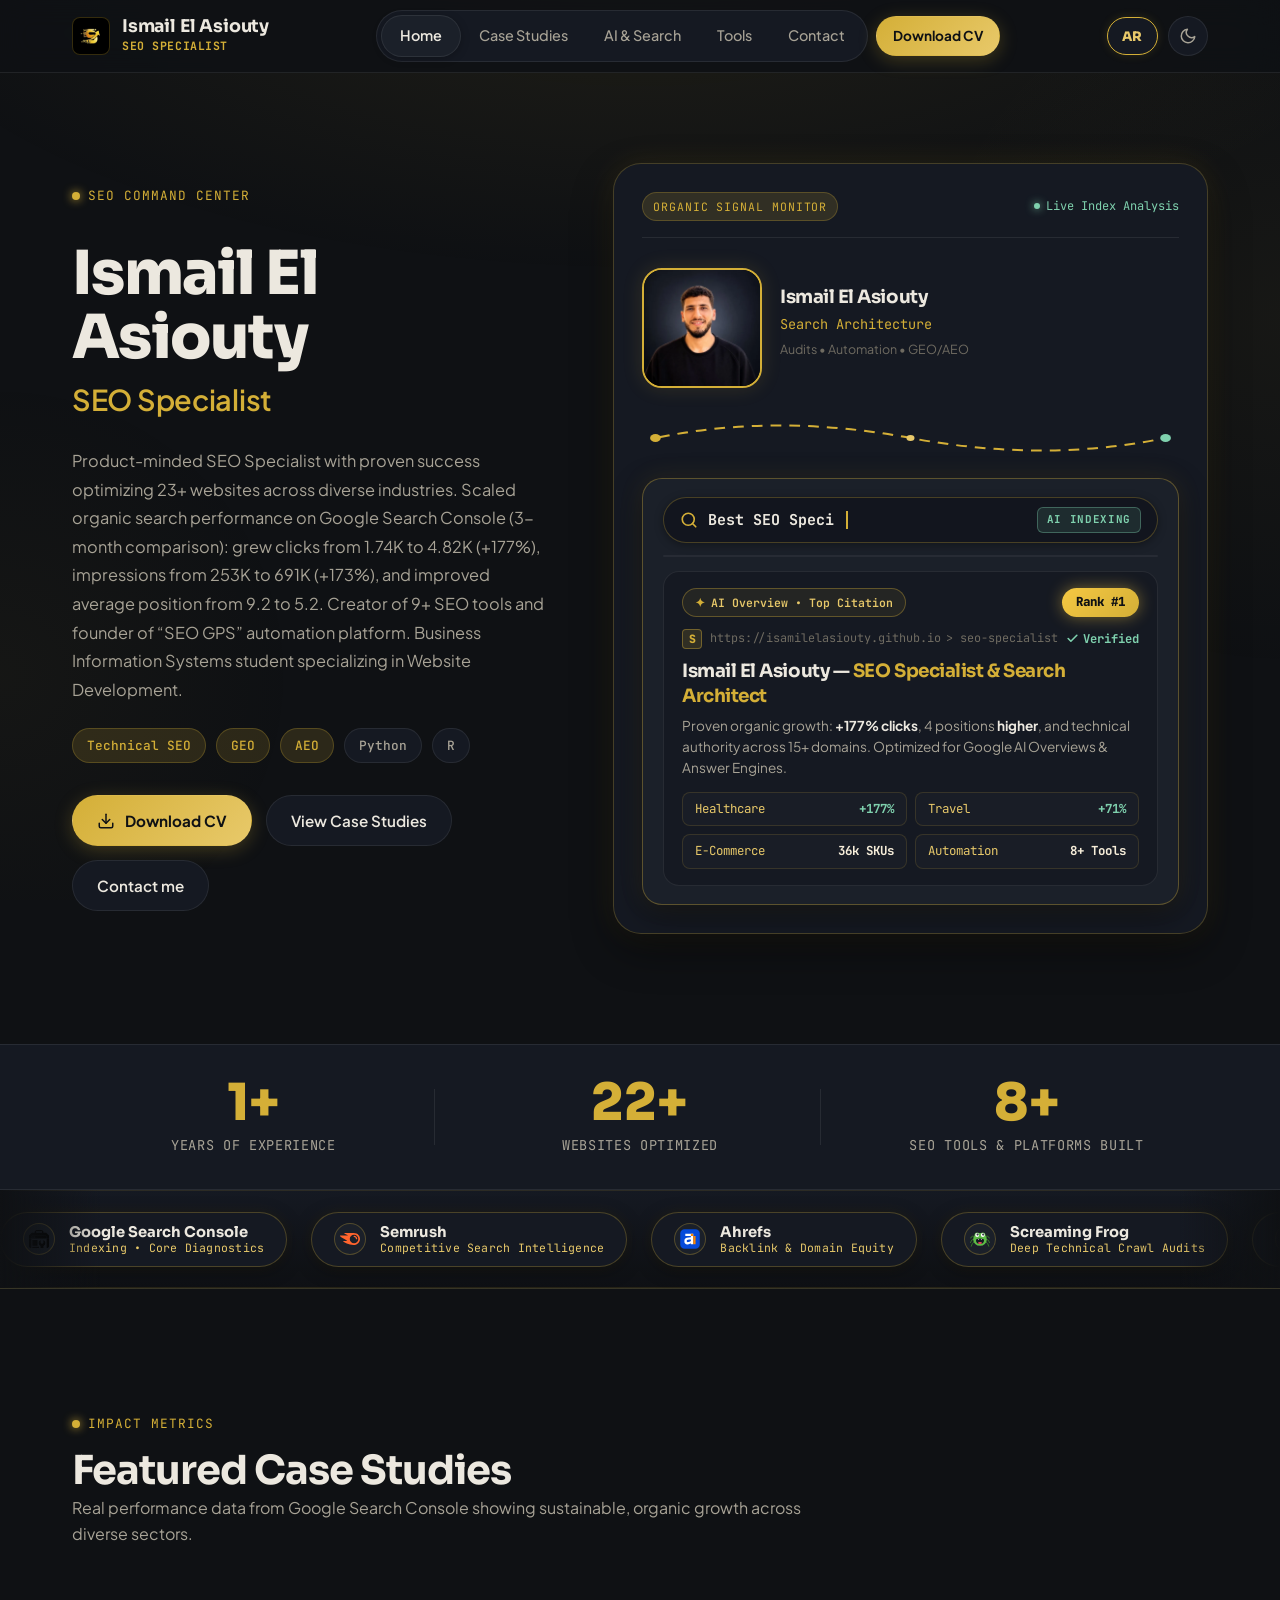
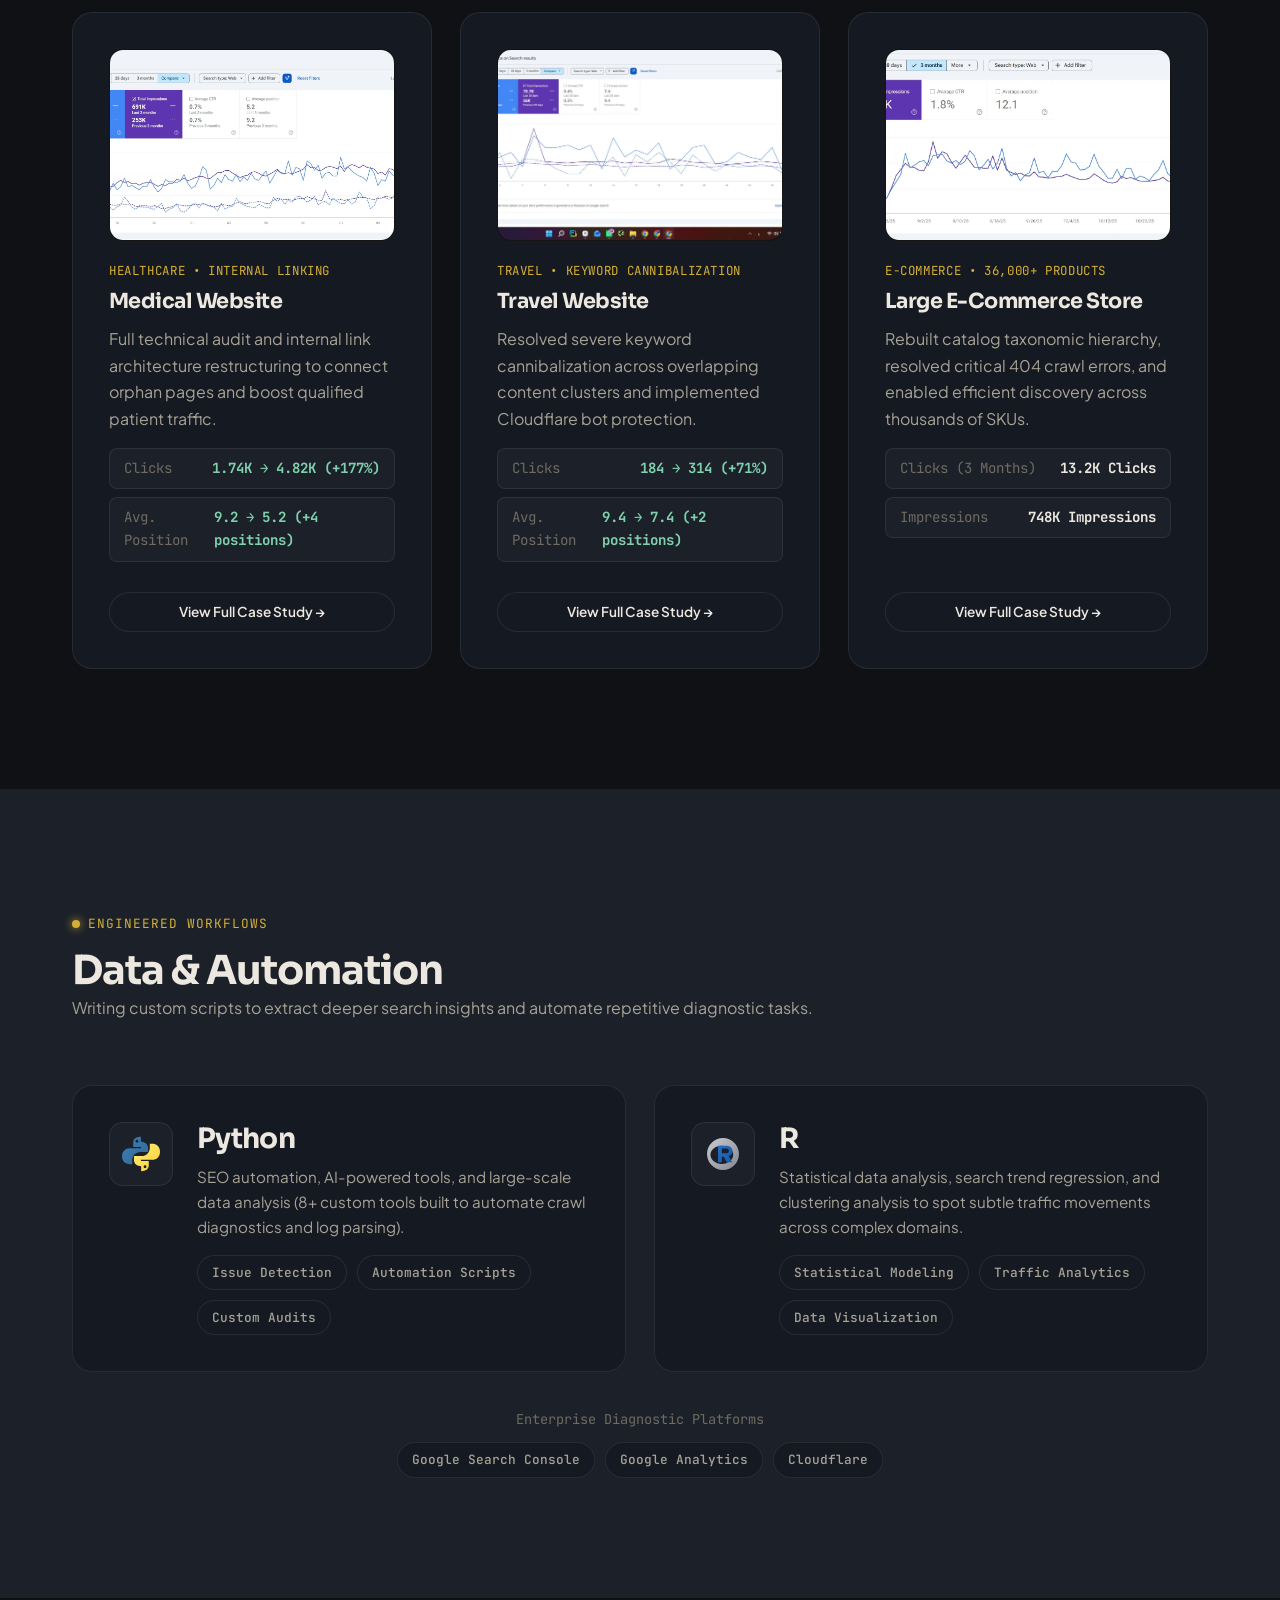
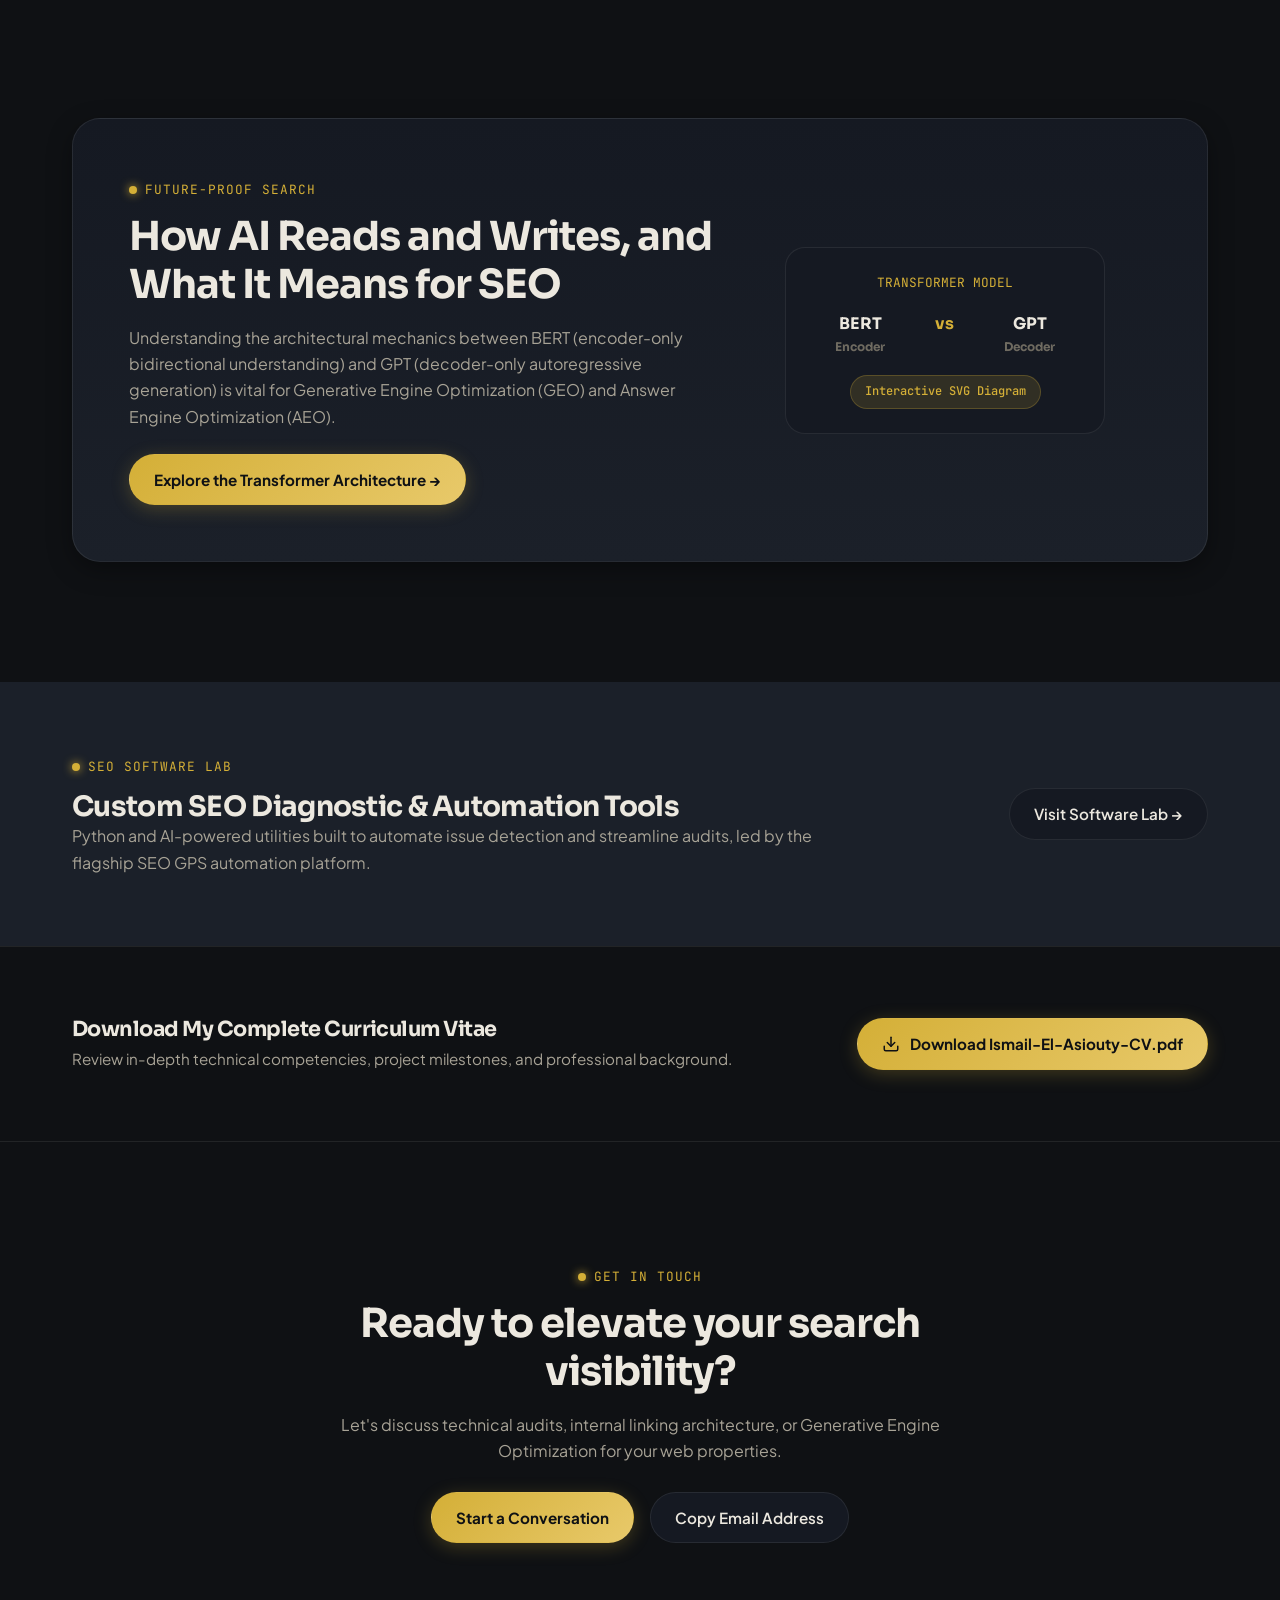
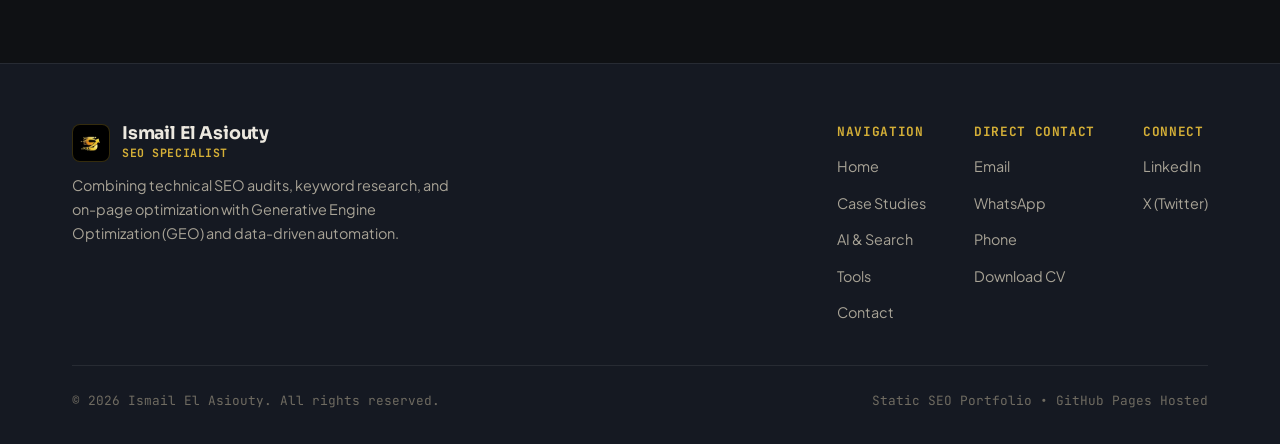
<file: index.html>
<!DOCTYPE html>
<html lang="en">
<head>
  <meta charset="UTF-8">
  <meta name="viewport" content="width=device-width, initial-scale=1.0">
  <title>Ismail El Asiouty | SEO Specialist &amp; Technical Search</title>
  <meta name="description" content="SEO Specialist with 2+ years improving search visibility across 15+ websites. Technical SEO, GEO &amp; AEO, and Python-powered SEO tools.">
  <link rel="canonical" href="https://isamilelasiouty.github.io/Isamilelasiouty-portfolio-/">

  <!-- Open Graph / Facebook -->
  <meta property="og:type" content="website">
  <meta property="og:url" content="https://isamilelasiouty.github.io/Isamilelasiouty-portfolio-/">
  <meta property="og:title" content="Ismail El Asiouty | SEO Specialist">
  <meta property="og:description" content="SEO Specialist with 2+ years improving search visibility across 15+ websites. Technical SEO, GEO &amp; AEO, and Python-powered SEO tools.">
  <meta property="og:image" content="assets/images/og-image.jpg">

  <!-- Twitter Card -->
  <meta name="twitter:card" content="summary_large_image">
  <meta name="twitter:url" content="https://isamilelasiouty.github.io/Isamilelasiouty-portfolio-/">
  <meta name="twitter:title" content="Ismail El Asiouty | SEO Specialist">
  <meta name="twitter:description" content="SEO Specialist with 2+ years improving search visibility across 15+ websites. Technical SEO, GEO &amp; AEO, and Python-powered SEO tools.">
  <meta name="twitter:image" content="assets/images/og-image.jpg">

  <!-- Favicons -->
  <link rel="icon" type="image/x-icon" href="assets/images/favicon.ico">
  <link rel="icon" type="image/png" sizes="32x32" href="assets/images/favicon-32x32.png">
  <link rel="apple-touch-icon" sizes="180x180" href="assets/images/apple-touch-icon.png">
  <meta name="theme-color" content="#0F1114">

  <!-- Preconnect & Fonts -->
  <link rel="preconnect" href="https://fonts.googleapis.com">
  <link rel="preconnect" href="https://fonts.gstatic.com" crossorigin>
  <link href="https://fonts.googleapis.com/css2?family=Cairo:wght@400;600;700;800&family=JetBrains+Mono:wght@400;500;700&family=Plus+Jakarta+Sans:wght@400;500;600;700&family=Sora:wght@600;700;800&display=swap" rel="stylesheet">

  <!-- Stylesheet -->
  <link rel="stylesheet" href="assets/css/main.css">

  <!-- JSON-LD Structured Data: Person & WebSite -->
  <script type="application/ld+json">
  {
    "@context": "https://schema.org",
    "@graph": [
      {
        "@type": "Person",
        "@id": "https://isamilelasiouty.github.io/Isamilelasiouty-portfolio-/#person",
        "name": "Ismail El Asiouty",
        "jobTitle": "SEO Specialist",
        "url": "https://isamilelasiouty.github.io/Isamilelasiouty-portfolio-/",
        "image": "https://isamilelasiouty.github.io/Isamilelasiouty-portfolio-/assets/images/ismail-el-asiouty-900.webp",
        "email": "mailto:ismailelasiouty3@gmail.com",
        "telephone": "+201014672352",
        "sameAs": [
          "https://www.linkedin.com/in/ismailelasiouty/",
          "https://x.com/ismailelasiouty"
        ],
        "knowsAbout": [
          "Technical SEO",
          "Generative Engine Optimization (GEO)",
          "Answer Engine Optimization (AEO)",
          "Search Engine Optimization",
          "Python",
          "R",
          "Data Analysis"
        ]
      },
      {
        "@type": "WebSite",
        "@id": "https://isamilelasiouty.github.io/Isamilelasiouty-portfolio-/#website",
        "url": "https://isamilelasiouty.github.io/Isamilelasiouty-portfolio-/",
        "name": "Ismail El Asiouty | SEO Specialist Portfolio",
        "publisher": {
          "@id": "https://isamilelasiouty.github.io/Isamilelasiouty-portfolio-/#person"
        },
        "inLanguage": "en-US"
      }
    ]
  }
  </script>
</head>
<body>
  <!-- Accessible Skip Link -->
  <a href="#main-content" class="skip-link">Skip to main content</a>

  <!-- Header & Navigation -->
  <header class="site-header">
    <div class="scroll-progress" aria-hidden="true"></div>
    <div class="container">
      <nav class="nav-wrap" aria-label="Main Navigation">
        <a href="index.html" class="brand" aria-label="Ismail El Asiouty Home">
          <img src="assets/images/logo-transparent.png" alt="Ismail El Asiouty Emblem Logo" class="brand-logo" width="38" height="38">
          <div class="brand-text">
            <span class="brand-name">Ismail El Asiouty</span>
            <span class="brand-role">SEO Specialist</span>
          </div>
        </a>

        <div class="nav-desktop">
          <ul class="nav-links">
            <li><a href="index.html" class="nav-link active" aria-current="page" data-i18n="nav.home">Home</a></li>
            <li><a href="case-studies.html" class="nav-link" data-i18n="nav.case_studies">Case Studies</a></li>
            <li><a href="ai-search.html" class="nav-link" data-i18n="nav.ai_search">AI &amp; Search</a></li>
            <li><a href="tools.html" class="nav-link" data-i18n="nav.tools">Tools</a></li>
            <li><a href="contact.html" class="nav-link" data-i18n="nav.contact">Contact</a></li>
          </ul>
          <a href="assets/cv/Ismail-El-Asiouty-CV.pdf" class="btn btn-primary btn-sm nav-cv-btn" download data-i18n="nav.download_cv">Download CV</a>
        </div>

        <div class="nav-actions-always">
          <button type="button" class="lang-toggle" aria-label="Toggle language">
            <span class="lang-text">AR</span>
          </button>
          <button type="button" class="theme-toggle" aria-label="Toggle light/dark theme">
            <svg class="icon-moon" viewBox="0 0 24 24" aria-hidden="true"><path d="M21 12.79A9 9 0 1 1 11.21 3 7 7 0 0 0 21 12.79z"></path></svg>
            <svg class="icon-sun" viewBox="0 0 24 24" aria-hidden="true"><circle cx="12" cy="12" r="5"></circle><line x1="12" y1="1" x2="12" y2="3"></line><line x1="12" y1="21" x2="12" y2="23"></line><line x1="4.22" y1="4.22" x2="5.64" y2="5.64"></line><line x1="18.36" y1="18.36" x2="19.78" y2="19.78"></line><line x1="1" y1="12" x2="3" y2="12"></line><line x1="21" y1="12" x2="23" y2="12"></line><line x1="4.22" y1="19.78" x2="5.64" y2="18.36"></line><line x1="18.36" y1="5.64" x2="19.78" y2="4.22"></line></svg>
          </button>
          <button type="button" class="mobile-toggle" aria-label="Open mobile menu" aria-expanded="false">
            <span></span>
          </button>
        </div>
      </nav>
    </div>

    <!-- Mobile Drawer -->
    <div class="nav-mobile-drawer" aria-label="Mobile Navigation">
      <a href="index.html" class="nav-link active" data-i18n="nav.home">Home</a>
      <a href="case-studies.html" class="nav-link" data-i18n="nav.case_studies">Case Studies</a>
      <a href="ai-search.html" class="nav-link" data-i18n="nav.ai_search">AI &amp; Search</a>
      <a href="tools.html" class="nav-link" data-i18n="nav.tools">Tools</a>
      <a href="contact.html" class="nav-link" data-i18n="nav.contact">Contact</a>
      <div style="margin-top: 16px; display: flex; flex-direction: column; gap: 12px;">
        <a href="assets/cv/Ismail-El-Asiouty-CV.pdf" class="btn btn-primary" download data-i18n="nav.download_cv">Download CV</a>
        <button type="button" class="btn btn-secondary lang-toggle" style="width: 100%;">
          Language: <span class="lang-text" style="font-weight: 800; margin-left: 6px;">AR</span>
        </button>
      </div>
    </div>
    </div>
  </header>

  <!-- Main Content -->
  <main id="main-content">
    <!-- Hero Section -->
    <section class="section hero" data-scroll-section>
      <div class="container">
        <div class="hero-grid">
          <!-- Text Content -->
          <div class="hero-content reveal">
            <div class="hero-badge-wrap">
              <span class="section-tag" data-i18n="hero.badge">SEO Command Center</span>
            </div>

            <div class="hero-title-wrap">
              <h1 class="hero-title" data-i18n="hero.title">Ismail El Asiouty</h1>
              <span class="hero-role" data-i18n="hero.role">SEO Specialist</span>
            </div>

            <p class="hero-intro" data-i18n="hero.intro">
              Product-minded SEO Specialist with proven success optimizing 23+ websites across diverse industries. Scaled organic search performance on Google Search Console (3-month comparison): grew clicks from 1.74K to 4.82K (+177%), impressions from 253K to 691K (+173%), and improved average position from 9.2 to 5.2. Creator of 9+ SEO tools and founder of “SEO GPS” automation platform. Business Information Systems student specializing in Website Development.
            </p>

            <div class="chip-group" aria-label="Specialties">
              <span class="chip chip-gold" data-i18n="hero.chip_tech">Technical SEO</span>
              <span class="chip chip-gold" data-i18n="hero.chip_geo">GEO</span>
              <span class="chip chip-gold" data-i18n="hero.chip_aeo">AEO</span>
              <span class="chip" data-i18n="hero.chip_py">Python</span>
              <span class="chip" data-i18n="hero.chip_r">R</span>
            </div>

            <div class="hero-actions">
              <a href="assets/cv/Ismail-El-Asiouty-CV.pdf" class="btn btn-primary" download data-i18n="hero.cta_cv">
                <svg width="18" height="18" viewBox="0 0 24 24" fill="none" stroke="currentColor" stroke-width="2" stroke-linecap="round" stroke-linejoin="round" aria-hidden="true"><path d="M21 15v4a2 2 0 0 1-2 2H5a2 2 0 0 1-2-2v-4"></path><polyline points="7 10 12 15 17 10"></polyline><line x1="12" y1="15" x2="12" y2="3"></line></svg>
                Download CV
              </a>
              <a href="case-studies.html" class="btn btn-secondary" data-i18n="hero.cta_cases">View Case Studies</a>
              <a href="contact.html" class="btn btn-secondary" data-i18n="hero.cta_contact">Contact me</a>
            </div>
          </div>

          <!-- Hero Command Center Visual -->
          <div class="hero-visual reveal" style="transition-delay: 0.15s;">
            <div class="hero-card">
              <div class="hero-card-header">
                <span class="hero-card-tag">Organic Signal Monitor</span>
                <span class="hero-card-live">Live Index Analysis</span>
              </div>

              <!-- Top Profile Bar inside Card -->
              <div style="display: flex; align-items: center; gap: 18px; margin-bottom: 20px;">
                <div class="hero-portrait-frame">
                  <img src="assets/images/ismail-el-asiouty-480.webp" srcset="assets/images/ismail-el-asiouty-480.webp 480w, assets/images/ismail-el-asiouty-900.webp 900w" sizes="(max-width: 480px) 120px, 120px" alt="Portrait of Ismail El Asiouty" width="480" height="480" fetchpriority="high">
                </div>
                <div>
                  <h2 style="font-size: 1.15rem; margin-bottom: 4px;">Ismail El Asiouty</h2>
                  <p style="font-size: 0.85rem; color: var(--gold); margin: 0; font-family: var(--font-mono);" data-i18n="hero.card_sub">Search Architecture</p>
                  <p style="font-size: 0.78rem; color: var(--text-3); margin-top: 4px;" data-i18n="hero.card_meta">Audits &bull; Automation &bull; GEO/AEO</p>
                </div>
              </div>

              <!-- Signal Path SVG -->
              <div class="signal-path-wrap" aria-hidden="true">
                <svg class="signal-svg" viewBox="0 0 400 60" preserveAspectRatio="none">
                  <path id="hero-signal-line" class="signal-line" d="M 10 30 Q 100 5, 200 30 T 390 30"/>
                  <circle cx="10" cy="30" r="4" fill="var(--gold)"/>
                  <circle cx="200" cy="30" r="3" fill="var(--gold-light)"/>
                  <circle cx="390" cy="30" r="4" fill="var(--green)"/>
                </svg>
              </div>

              <!-- Authentic Google Live Search & AI Overview Simulator (Image 3 Command Center) -->
              <div class="hero-search-simulator">
                <!-- Search Bar with Live Typewriter -->
                <div class="sim-search-bar" role="search" aria-label="AI Search Engine Simulation">
                  <div class="sim-search-input-wrap">
                    <!-- Amber Magnifying Glass Icon -->
                    <svg class="sim-search-glass" viewBox="0 0 24 24" width="18" height="18" fill="none" stroke="currentColor" stroke-width="2.2" stroke-linecap="round" stroke-linejoin="round" aria-hidden="true">
                      <circle cx="11" cy="11" r="8"></circle>
                      <line x1="21" y1="21" x2="16.65" y2="16.65"></line>
                    </svg>
                    <span id="hero-query-display" class="sim-query-display">Best SEO Specialist</span><span class="sim-cursor"></span>
                  </div>
                  <div class="sim-search-tag">
                    <span class="ai-indexing-badge" data-i18n="sim.ai_indexing">AI INDEXING</span>
                  </div>
                </div>

                <!-- Radar Scan Bar -->
                <div class="sim-scan-bar" aria-hidden="true">
                  <div id="sim-scan-progress" class="sim-scan-progress"></div>
                </div>

                <!-- AI Overview & Rank #1 Result Card -->
                <div class="sim-result-card">
                  <!-- Badges Top Header -->
                  <div class="sim-badge-row">
                    <div class="ai-overview-badge">
                      <span class="ai-overview-star">✦</span>
                      <span data-i18n="sim.ai_overview">AI Overview • Top Citation</span>
                    </div>
                    <div id="hero-rank-badge" class="rank-badge rank-badge-glow" data-i18n="sim.rank">Rank #1</div>
                  </div>

                  <!-- Verified URL Row -->
                  <div class="sim-url-row">
                    <div class="sim-url-left">
                      <div class="sim-source-icon">S</div>
                      <div class="sim-url-path-wrap">
                        <span class="sim-url-domain">https://isamilelasiouty.github.io</span>
                        <span class="sim-url-sub">&gt; seo-specialist</span>
                      </div>
                    </div>
                    <div class="sim-verified-tag">
                      <svg width="13" height="13" viewBox="0 0 24 24" fill="none" stroke="currentColor" stroke-width="3" stroke-linecap="round" stroke-linejoin="round" aria-hidden="true"><polyline points="20 6 9 17 4 12"></polyline></svg>
                      <span data-i18n="sim.verified">Verified</span>
                    </div>
                  </div>

                  <!-- Result Title -->
                  <h3 class="sim-title">
                    <a href="index.html" class="sim-title-link">
                      <span id="hero-title-prefix" data-i18n="sim.title_prefix">Ismail El Asiouty &mdash; </span><span class="text-gold" id="hero-title-suffix" data-i18n="sim.title_suffix">SEO Specialist &amp; Search Architect</span>
                    </a>
                  </h3>

                  <!-- Snippet -->
                  <p class="sim-snippet" id="hero-result-snippet" data-i18n="sim.snippet">
                    Proven organic growth: <strong>+177% clicks</strong>, 4 positions <strong>higher</strong>, and technical authority across 15+ domains. Optimized for Google AI Overviews &amp; Answer Engines.
                  </p>

                  <!-- 4-Item Metric Grid -->
                  <div class="ai-stat-grid">
                    <div class="ai-stat-pill">
                      <span class="ai-stat-label" data-i18n="sim.stat_health_name">Healthcare</span>
                      <strong class="ai-stat-val val-green" data-i18n="sim.stat_health_val">+177%</strong>
                    </div>
                    <div class="ai-stat-pill">
                      <span class="ai-stat-label" data-i18n="sim.stat_travel_name">Travel</span>
                      <strong class="ai-stat-val val-green" data-i18n="sim.stat_travel_val">+71%</strong>
                    </div>
                    <div class="ai-stat-pill">
                      <span class="ai-stat-label" data-i18n="sim.stat_ecom_name">E-Commerce</span>
                      <strong class="ai-stat-val val-gold" data-i18n="sim.stat_ecom_val">36k SKUs</strong>
                    </div>
                    <div class="ai-stat-pill">
                      <span class="ai-stat-label" data-i18n="sim.stat_auto_name">Automation</span>
                      <strong class="ai-stat-val val-gold" data-i18n="sim.stat_auto_val">8+ Tools</strong>
                    </div>
                  </div>
                </div>
              </div>
            </div>
          </div>
        </div>
      </div>
    </section>

    <!-- Proof Strip (Count-Up Numbers) -->
    <section class="proof-strip" aria-label="Verified Track Record">
      <div class="container">
        <div class="proof-grid">
          <div class="proof-item">
            <span class="proof-number" data-counter="2" data-suffix="+">2+</span>
            <span class="proof-label" data-i18n="proof.years_label">Years of experience</span>
          </div>
          <div class="proof-item">
            <span class="proof-number" data-counter="23" data-suffix="+">23+</span>
            <span class="proof-label" data-i18n="proof.sites_label">Websites optimized</span>
          </div>
          <div class="proof-item">
            <span class="proof-number" data-counter="9" data-suffix="+">9+</span>
            <span class="proof-label" data-i18n="proof.tools_label">SEO tools &amp; platforms built</span>
          </div>
        </div>
      </div>
    </section>

    <!-- Animated Enterprise Diagnostic Tool Ticker -->
    <aside class="tool-ticker-wrap" aria-label="Enterprise SEO Diagnostics &amp; Tool Stack">
      <div class="tool-ticker-track">
        <!-- Set 1 -->
        <div class="tool-ticker-card">
          <div class="tool-ticker-icon">
            <img src="assets/icons/google.svg" alt="" width="22" height="22">
          </div>
          <div class="tool-ticker-info">
            <span class="tool-ticker-name">Google Search Console</span>
            <span class="tool-ticker-sub">Indexing &bull; Core Diagnostics</span>
          </div>
        </div>

        <div class="tool-ticker-card">
          <div class="tool-ticker-icon">
            <img src="assets/icons/semrush.svg" alt="" width="22" height="22">
          </div>
          <div class="tool-ticker-info">
            <span class="tool-ticker-name">Semrush</span>
            <span class="tool-ticker-sub">Competitive Search Intelligence</span>
          </div>
        </div>

        <div class="tool-ticker-card">
          <div class="tool-ticker-icon">
            <img src="assets/icons/ahrefs.svg" alt="" width="22" height="22">
          </div>
          <div class="tool-ticker-info">
            <span class="tool-ticker-name">Ahrefs</span>
            <span class="tool-ticker-sub">Backlink &amp; Domain Equity</span>
          </div>
        </div>

        <div class="tool-ticker-card">
          <div class="tool-ticker-icon">
            <img src="assets/icons/screaming-frog.svg" alt="" width="22" height="22">
          </div>
          <div class="tool-ticker-info">
            <span class="tool-ticker-name">Screaming Frog</span>
            <span class="tool-ticker-sub">Deep Technical Crawl Audits</span>
          </div>
        </div>

        <div class="tool-ticker-card">
          <div class="tool-ticker-icon">
            <img src="assets/icons/python.svg" alt="" width="22" height="22">
          </div>
          <div class="tool-ticker-info">
            <span class="tool-ticker-name">Python Automation</span>
            <span class="tool-ticker-sub">Crawl Graph &bull; Issue Detection</span>
          </div>
        </div>

        <!-- Set 2 (for seamless loop) -->
        <div class="tool-ticker-card">
          <div class="tool-ticker-icon">
            <img src="assets/icons/google.svg" alt="" width="22" height="22">
          </div>
          <div class="tool-ticker-info">
            <span class="tool-ticker-name">Google Search Console</span>
            <span class="tool-ticker-sub">Indexing &bull; Core Diagnostics</span>
          </div>
        </div>

        <div class="tool-ticker-card">
          <div class="tool-ticker-icon">
            <img src="assets/icons/semrush.svg" alt="" width="22" height="22">
          </div>
          <div class="tool-ticker-info">
            <span class="tool-ticker-name">Semrush</span>
            <span class="tool-ticker-sub">Competitive Search Intelligence</span>
          </div>
        </div>

        <div class="tool-ticker-card">
          <div class="tool-ticker-icon">
            <img src="assets/icons/ahrefs.svg" alt="" width="22" height="22">
          </div>
          <div class="tool-ticker-info">
            <span class="tool-ticker-name">Ahrefs</span>
            <span class="tool-ticker-sub">Backlink &amp; Domain Equity</span>
          </div>
        </div>

        <div class="tool-ticker-card">
          <div class="tool-ticker-icon">
            <img src="assets/icons/screaming-frog.svg" alt="" width="22" height="22">
          </div>
          <div class="tool-ticker-info">
            <span class="tool-ticker-name">Screaming Frog</span>
            <span class="tool-ticker-sub">Deep Technical Crawl Audits</span>
          </div>
        </div>

        <div class="tool-ticker-card">
          <div class="tool-ticker-icon">
            <img src="assets/icons/python.svg" alt="" width="22" height="22">
          </div>
          <div class="tool-ticker-info">
            <span class="tool-ticker-name">Python Automation</span>
            <span class="tool-ticker-sub">Crawl Graph &bull; Issue Detection</span>
          </div>
        </div>
      </div>
    </aside>

    <!-- Featured Results Section -->
    <section class="section">
      <div class="container">
        <div class="section-head reveal">
          <span class="section-tag" data-i18n="cases.section_tag">Impact Metrics</span>
          <h2 data-i18n="cases.section_title">Featured Case Studies</h2>
          <p data-i18n="cases.section_desc">Real performance data from Google Search Console showing sustainable, organic growth across diverse sectors.</p>
        </div>

        <div class="results-grid reveal-stagger">
          <!-- Case 1: Medical -->
          <article class="card result-card">
            <div class="result-card-thumb">
              <img src="assets/images/case-1-medical-main.webp" alt="Google Search Console report for Medical website" width="1518" height="746" loading="lazy">
            </div>
            <span class="result-card-meta" data-i18n="cases.case1_meta">Healthcare &bull; Internal Linking</span>
            <h3 data-i18n="cases.case1_title">Medical Website</h3>
            <p data-i18n="cases.case1_desc">Full technical audit and internal link architecture restructuring to connect orphan pages and boost qualified patient traffic.</p>
            <div class="metric-badge-group">
              <div class="metric-pill">
                <span class="metric-label">Clicks</span>
                <span class="metric-val metric-improved">1.74K &rarr; 4.82K (+177%)</span>
              </div>
              <div class="metric-pill">
                <span class="metric-label">Avg. Position</span>
                <span class="metric-val metric-improved">9.2 &rarr; 5.2 (+4 positions)</span>
              </div>
            </div>
            <div style="margin-top: auto; padding-top: 14px;">
              <a href="case-studies.html#case-1" class="btn btn-secondary btn-sm" style="width: 100%;">View Full Case Study &rarr;</a>
            </div>
          </article>

          <!-- Case 2: Travel -->
          <article class="card result-card">
            <div class="result-card-thumb">
              <img src="assets/images/case-2-travel-main.webp" alt="Google Search Console report for Travel website (Tourist Office)" width="1600" height="858" loading="lazy">
            </div>
            <span class="result-card-meta">Travel &bull; Keyword Cannibalization</span>
            <h3>Travel Website</h3>
            <p>Resolved severe keyword cannibalization across overlapping content clusters and implemented Cloudflare bot protection.</p>
            <div class="metric-badge-group">
              <div class="metric-pill">
                <span class="metric-label">Clicks</span>
                <span class="metric-val metric-improved">184 &rarr; 314 (+71%)</span>
              </div>
              <div class="metric-pill">
                <span class="metric-label">Avg. Position</span>
                <span class="metric-val metric-improved">9.4 &rarr; 7.4 (+2 positions)</span>
              </div>
            </div>
            <div style="margin-top: auto; padding-top: 14px;">
              <a href="case-studies.html#case-2" class="btn btn-secondary btn-sm" style="width: 100%;">View Full Case Study &rarr;</a>
            </div>
          </article>

          <!-- Case 3: E-commerce -->
          <article class="card result-card">
            <div class="result-card-thumb">
              <img src="assets/images/case-3-ecommerce-main.webp" alt="Google Search Console report for E-commerce store" width="1569" height="628" loading="lazy">
            </div>
            <span class="result-card-meta">E-Commerce &bull; 36,000+ Products</span>
            <h3>Large E-Commerce Store</h3>
            <p>Rebuilt catalog taxonomic hierarchy, resolved critical 404 crawl errors, and enabled efficient discovery across thousands of SKUs.</p>
            <div class="metric-badge-group">
              <div class="metric-pill">
                <span class="metric-label">Clicks (3 Months)</span>
                <span class="metric-val">13.2K Clicks</span>
              </div>
              <div class="metric-pill">
                <span class="metric-label">Impressions</span>
                <span class="metric-val">748K Impressions</span>
              </div>
            </div>
            <div style="margin-top: auto; padding-top: 14px;">
              <a href="case-studies.html#case-3" class="btn btn-secondary btn-sm" style="width: 100%;">View Full Case Study &rarr;</a>
            </div>
          </article>
        </div>
      </div>
    </section>

    <!-- Data & Automation Section (Python & R) -->
    <section class="section" style="background: var(--surface-2);">
      <div class="container">
        <div class="section-head reveal">
          <span class="section-tag">Engineered Workflows</span>
          <h2>Data &amp; Automation</h2>
          <p>Writing custom scripts to extract deeper search insights and automate repetitive diagnostic tasks.</p>
        </div>

        <div class="automation-grid reveal-stagger">
          <!-- Python Card -->
          <div class="card tech-card">
            <div class="tech-icon-wrap">
              <img src="assets/icons/python.svg" alt="Python Logo" width="40" height="40" loading="lazy">
            </div>
            <div>
              <h3>Python</h3>
              <p>SEO automation, AI-powered tools, and large-scale data analysis (8+ custom tools built to automate crawl diagnostics and log parsing).</p>
              <div class="chip-group">
                <span class="chip">Issue Detection</span>
                <span class="chip">Automation Scripts</span>
                <span class="chip">Custom Audits</span>
              </div>
            </div>
          </div>

          <!-- R Card -->
          <div class="card tech-card">
            <div class="tech-icon-wrap">
              <img src="assets/icons/r.svg" alt="R Project Logo" width="40" height="40" loading="lazy">
            </div>
            <div>
              <h3>R</h3>
              <p>Statistical data analysis, search trend regression, and clustering analysis to spot subtle traffic movements across complex domains.</p>
              <div class="chip-group">
                <span class="chip">Statistical Modeling</span>
                <span class="chip">Traffic Analytics</span>
                <span class="chip">Data Visualization</span>
              </div>
            </div>
          </div>
        </div>

        <!-- Text-Only Tool Chips (Strictly Text, No Third-Party Logos) -->
        <div style="margin-top: 36px; text-align: center;" class="reveal">
          <p style="font-family: var(--font-mono); font-size: 0.85rem; color: var(--text-3); margin-bottom: 12px; margin-left: auto; margin-right: auto;" data-i18n="platforms.tag">Enterprise Diagnostic Platforms</p>
          <div class="chip-group" style="justify-content: center;">
            <span class="chip">Google Search Console</span>
            <span class="chip">Google Analytics</span>
            <span class="chip">Cloudflare</span>
          </div>
        </div>
      </div>
    </section>

    <!-- AI & Search Teaser -->
    <section class="section">
      <div class="container">
        <div class="card card-command reveal" style="padding: clamp(32px, 5vw, 56px);">
          <div class="grid-12" style="align-items: center;">
            <div style="grid-column: span 7;">
              <span class="section-tag" data-i18n="ai.tag">Future-Proof Search</span>
              <h2 data-i18n="ai.title">How AI Reads and Writes, and What It Means for SEO</h2>
              <p style="margin: 16px 0 24px;" data-i18n="ai.desc">Understanding the architectural mechanics between BERT (encoder-only bidirectional understanding) and GPT (decoder-only autoregressive generation) is vital for Generative Engine Optimization (GEO) and Answer Engine Optimization (AEO).</p>
              <a href="ai-search.html" class="btn btn-primary" data-i18n="ai.btn">Explore the Transformer Architecture &rarr;</a>
            </div>
            <div style="grid-column: span 5; display: flex; justify-content: center;">
              <div style="width: 100%; max-width: 320px; padding: 24px; background: var(--surface); border: 1px solid var(--border); border-radius: var(--radius-lg); text-align: center;">
                <div style="font-family: var(--font-mono); font-size: 0.8rem; color: var(--gold); margin-bottom: 10px;" data-i18n="ai.model_badge">TRANSFORMER MODEL</div>
                <div style="display: flex; justify-content: space-around; font-weight: 700; margin: 18px 0; font-family: var(--font-heading);">
                  <span style="color: var(--text);">BERT <small style="display:block; font-size:0.75rem; color:var(--text-3);">Encoder</small></span>
                  <span style="color: var(--gold);">vs</span>
                  <span style="color: var(--text);">GPT <small style="display:block; font-size:0.75rem; color:var(--text-3);">Decoder</small></span>
                </div>
                <span class="chip chip-gold" style="font-size: 0.75rem;" data-i18n="ai.diagram_badge">Interactive SVG Diagram</span>
              </div>
            </div>
          </div>
        </div>
      </div>
    </section>

    <!-- Tools Lab Teaser -->
    <section class="section-tight" style="background: var(--surface-2);">
      <div class="container">
        <div style="display: flex; align-items: center; justify-content: space-between; flex-wrap: wrap; gap: 24px;" class="reveal">
          <div>
            <span class="section-tag" data-i18n="tools.lab_tag">SEO Software Lab</span>
            <h3 data-i18n="tools.lab_title">Custom SEO Diagnostic &amp; Automation Tools</h3>
            <p data-i18n="tools.lab_desc">Python and AI-powered utilities built to automate issue detection and streamline audits, led by the flagship SEO GPS automation platform.</p>
          </div>
          <a href="tools.html" class="btn btn-secondary" data-i18n="tools.lab_btn">Visit Software Lab &rarr;</a>
        </div>
      </div>
    </section>

    <!-- Dedicated CV Download Strip -->
    <section class="section-tight" style="border-top: 1px solid var(--border); border-bottom: 1px solid var(--border);">
      <div class="container">
        <div style="display: flex; align-items: center; justify-content: space-between; flex-wrap: wrap; gap: 20px;" class="reveal">
          <div>
            <h3 style="font-size: 1.3rem;" data-i18n="cv.title">Download My Complete Curriculum Vitae</h3>
            <p style="font-size: 0.95rem; margin-top: 4px;" data-i18n="cv.desc">Review in-depth technical competencies, project milestones, and professional background.</p>
          </div>
          <a href="assets/cv/Ismail-El-Asiouty-CV.pdf" class="btn btn-primary" download data-i18n="cv.btn">
            <svg width="18" height="18" viewBox="0 0 24 24" fill="none" stroke="currentColor" stroke-width="2" stroke-linecap="round" stroke-linejoin="round" aria-hidden="true"><path d="M21 15v4a2 2 0 0 1-2 2H5a2 2 0 0 1-2-2v-4"></path><polyline points="7 10 12 15 17 10"></polyline><line x1="12" y1="15" x2="12" y2="3"></line></svg>
            Download Ismail-El-Asiouty-CV.pdf
          </a>
        </div>
      </div>
    </section>

    <!-- Final Contact CTA -->
    <section class="section" style="text-align: center;">
      <div class="container">
        <div class="reveal" style="max-width: 680px; margin: 0 auto;">
          <span class="section-tag" data-i18n="contact.tag">Get in Touch</span>
          <h2 style="margin-bottom: 16px;" data-i18n="contact.title">Ready to elevate your search visibility?</h2>
          <p style="margin: 0 auto 28px;" data-i18n="contact.desc">Let's discuss technical audits, internal linking architecture, or Generative Engine Optimization for your web properties.</p>
          <div style="display: flex; justify-content: center; gap: 16px; flex-wrap: wrap;">
            <a href="contact.html" class="btn btn-primary" data-i18n="contact.cta_btn">Start a Conversation</a>
            <button type="button" class="btn btn-secondary" data-copy="ismailelasiouty3@gmail.com" data-i18n="contact.copy_email">Copy Email Address</button>
          </div>
        </div>
      </div>
    </section>
  </main>

  <!-- Toast Notification -->
  <div id="toast" class="toast" role="status" aria-live="polite"></div>

  <!-- Back to Top Button -->
  <button type="button" class="back-to-top" aria-label="Back to top">
    <svg width="20" height="20" viewBox="0 0 24 24" fill="none" stroke="currentColor" stroke-width="2" stroke-linecap="round" stroke-linejoin="round" aria-hidden="true"><polyline points="18 15 12 9 6 15"></polyline></svg>
  </button>

  <!-- Footer -->
  <footer class="site-footer">
    <div class="container">
      <div class="footer-top">
        <div class="footer-brand">
          <div class="brand">
            <img src="assets/images/logo-transparent.png" alt="Logo" class="brand-logo" width="38" height="38">
            <div class="brand-text">
              <span class="brand-name">Ismail El Asiouty</span>
              <span class="brand-role">SEO Specialist</span>
            </div>
          </div>
          <p>
            Combining technical SEO audits, keyword research, and on-page optimization with Generative Engine Optimization (GEO) and data-driven automation.
          </p>
        </div>

        <div class="footer-links">
          <div class="footer-col">
            <h5 data-i18n="footer.nav_title">Navigation</h5>
            <ul>
              <li><a href="index.html" data-i18n="nav.home">Home</a></li>
              <li><a href="case-studies.html" data-i18n="nav.case_studies">Case Studies</a></li>
              <li><a href="ai-search.html" data-i18n="nav.ai_search">AI &amp; Search</a></li>
              <li><a href="tools.html" data-i18n="nav.tools">Tools</a></li>
              <li><a href="contact.html" data-i18n="nav.contact">Contact</a></li>
            </ul>
          </div>

          <div class="footer-col">
            <h5>Direct Contact</h5>
            <ul>
              <li><a href="mailto:ismailelasiouty3@gmail.com">Email</a></li>
              <li><a href="https://wa.me/201014672352" target="_blank" rel="noopener">WhatsApp</a></li>
              <li><a href="tel:+201014672352">Phone</a></li>
              <li><a href="assets/cv/Ismail-El-Asiouty-CV.pdf" download>Download CV</a></li>
            </ul>
          </div>

          <div class="footer-col">
            <h5 data-i18n="footer.connect_title">Connect</h5>
            <ul>
              <li><a href="https://www.linkedin.com/in/ismailelasiouty/" target="_blank" rel="noopener">LinkedIn</a></li>
              <li><a href="https://x.com/ismailelasiouty" target="_blank" rel="noopener">X (Twitter)</a></li>
            </ul>
          </div>
        </div>
      </div>

      <div class="footer-bottom">
        <span>&copy; 2026 Ismail El Asiouty. <span data-i18n="footer.rights">All rights reserved.</span></span>
        <span>Static SEO Portfolio &bull; GitHub Pages Hosted</span>
      </div>
    </div>
  </footer>

  <script src="assets/js/main.js"></script>
</body>
</html>
</file>
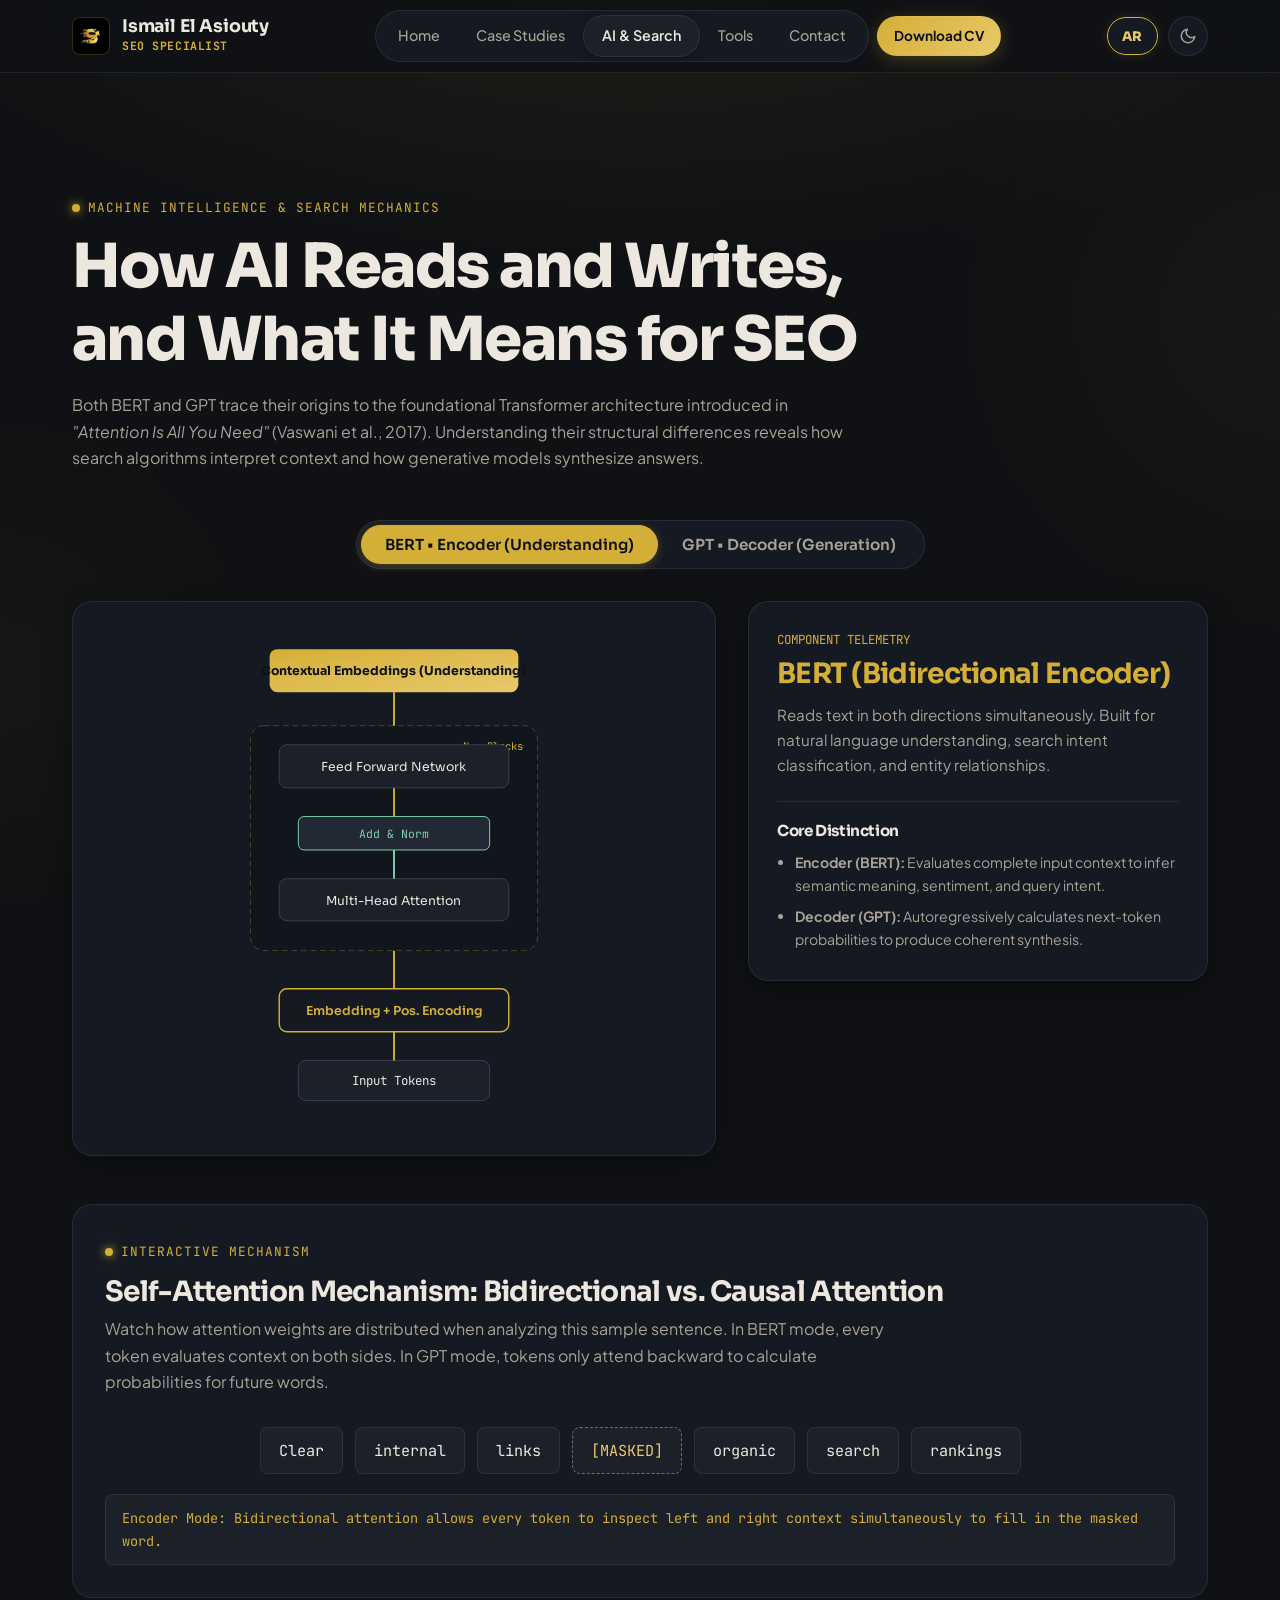
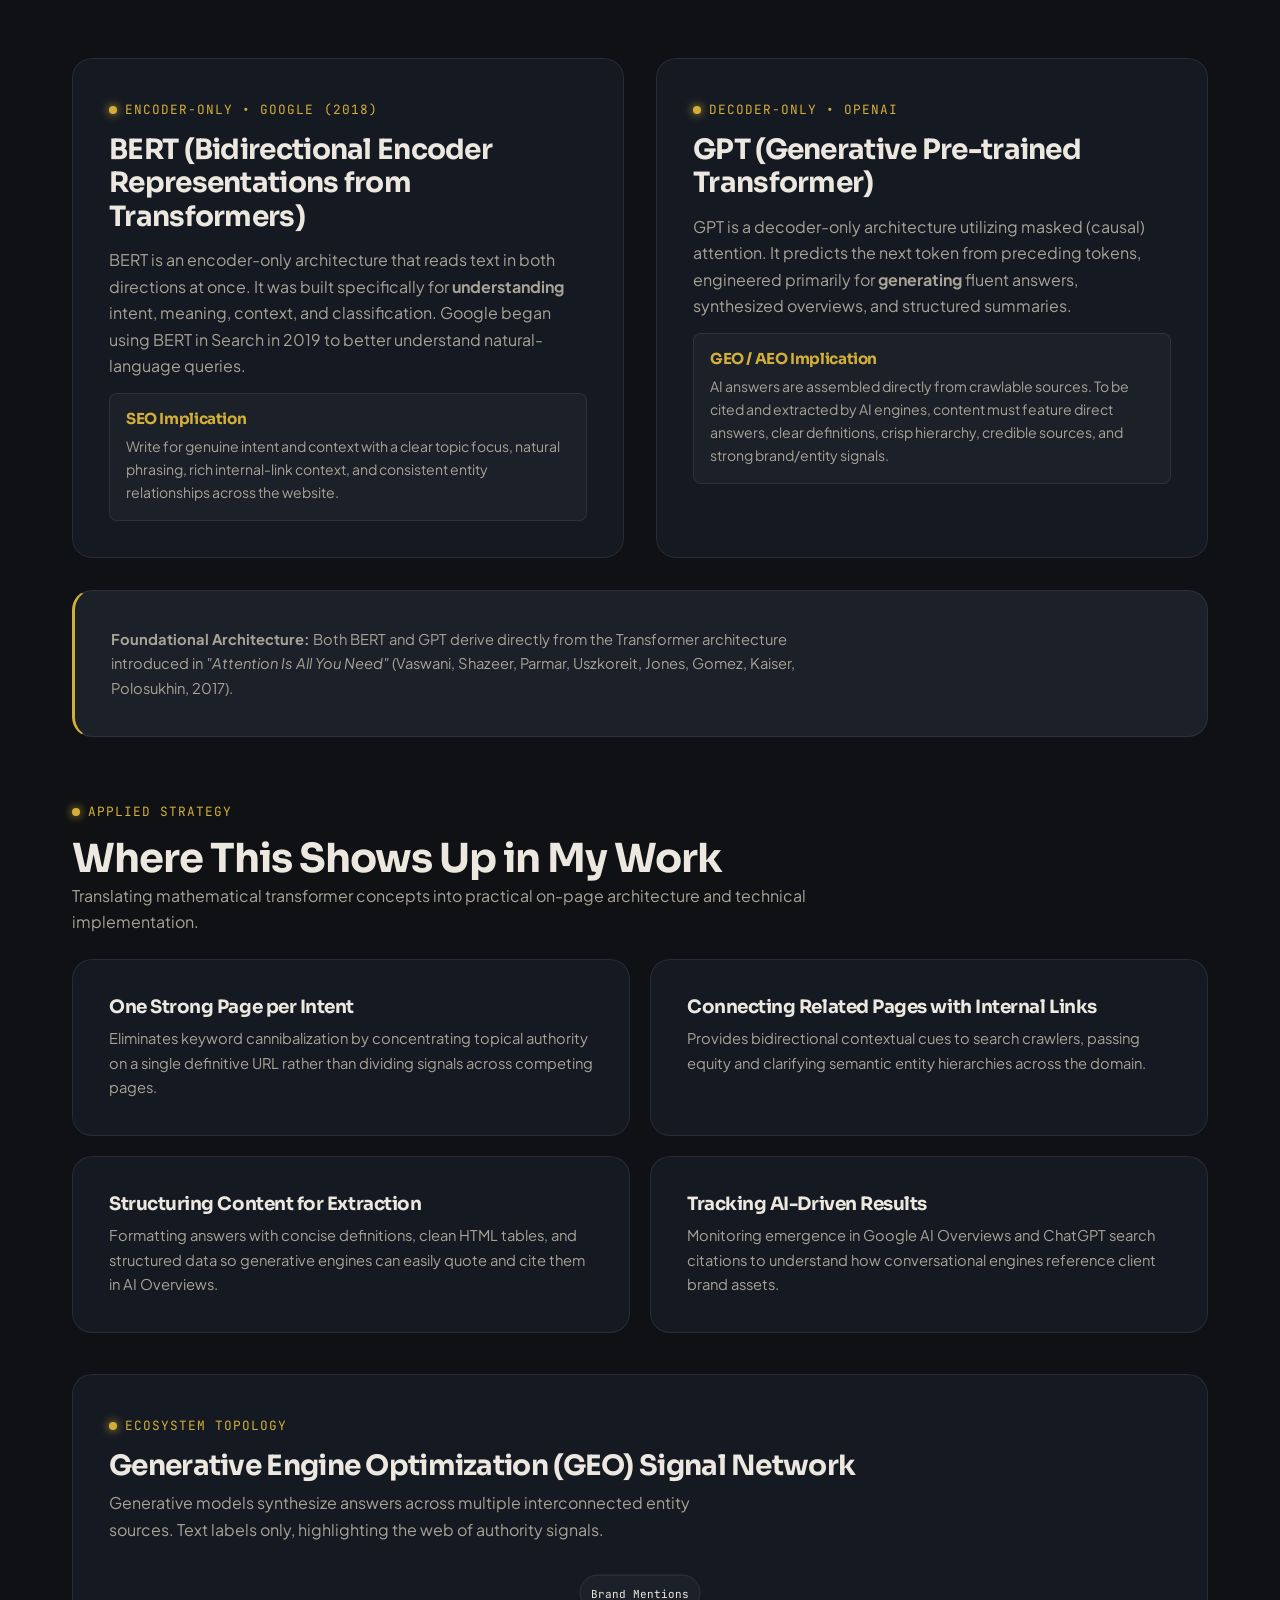
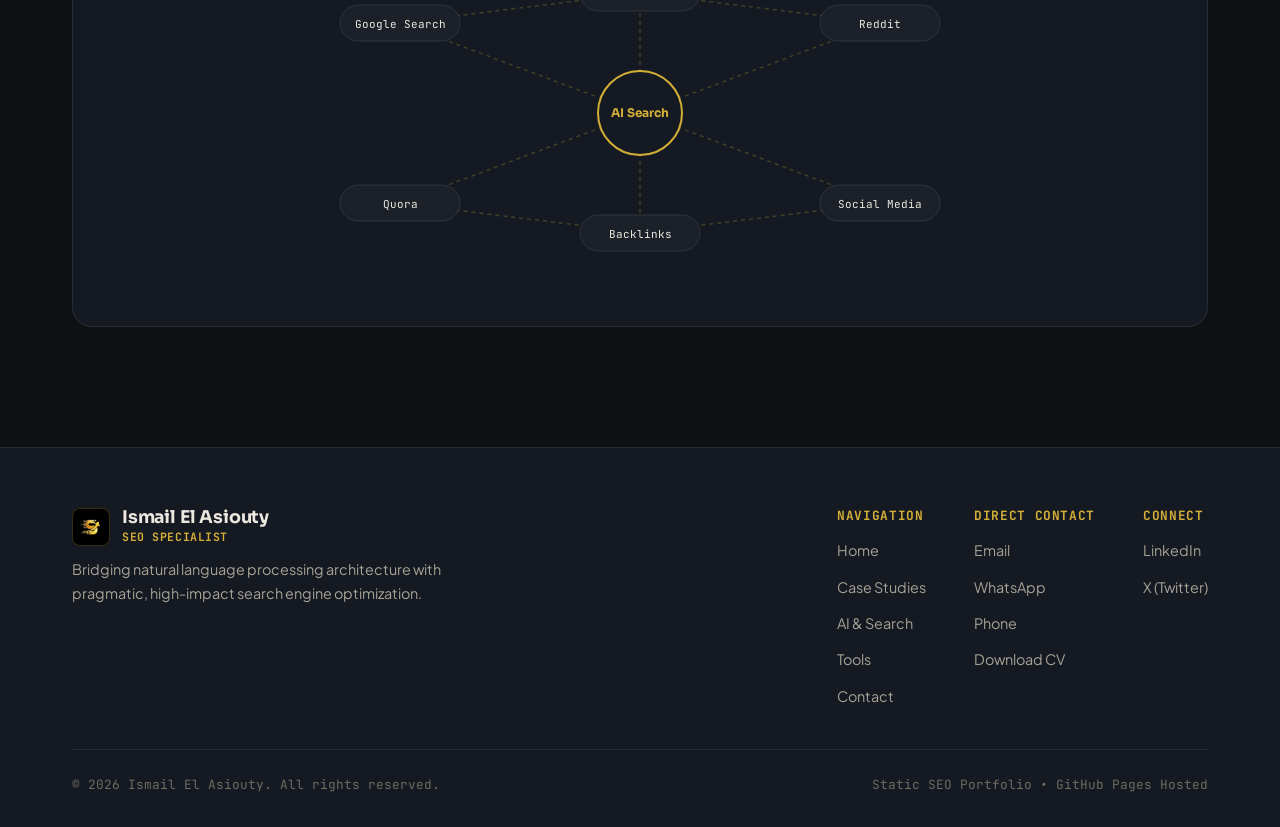
<file: ai-search.html>
<!DOCTYPE html>
<html lang="en">
<head>
  <meta charset="UTF-8">
  <meta name="viewport" content="width=device-width, initial-scale=1.0">
  <title>How AI Reads &amp; Writes for SEO | Ismail El Asiouty</title>
  <meta name="description" content="BERT vs GPT Transformer architecture explained for SEO. How bidirectional encoders and causal decoders influence Generative Engine Optimization (GEO) and AEO.">
  <link rel="canonical" href="https://isamilelasiouty.github.io/Isamilelasiouty-portfolio-/ai-search.html">

  <!-- Open Graph -->
  <meta property="og:type" content="article">
  <meta property="og:url" content="https://isamilelasiouty.github.io/Isamilelasiouty-portfolio-/ai-search.html">
  <meta property="og:title" content="How AI Reads and Writes, and What It Means for SEO | Ismail El Asiouty">
  <meta property="og:description" content="An architectural comparison between BERT and GPT for modern search optimization, generative engines, and answer-first discovery.">
  <meta property="og:image" content="assets/images/og-image.jpg">

  <!-- Twitter Card -->
  <meta name="twitter:card" content="summary_large_image">
  <meta name="twitter:url" content="https://isamilelasiouty.github.io/Isamilelasiouty-portfolio-/ai-search.html">
  <meta name="twitter:title" content="How AI Reads and Writes, and What It Means for SEO | Ismail El Asiouty">
  <meta name="twitter:description" content="An architectural comparison between BERT and GPT for modern search optimization, generative engines, and answer-first discovery.">
  <meta name="twitter:image" content="assets/images/og-image.jpg">

  <!-- Favicons -->
  <link rel="icon" type="image/x-icon" href="assets/images/favicon.ico">
  <link rel="icon" type="image/png" sizes="32x32" href="assets/images/favicon-32x32.png">
  <link rel="apple-touch-icon" sizes="180x180" href="assets/images/apple-touch-icon.png">
  <meta name="theme-color" content="#0F1114">

  <!-- Preconnect & Fonts -->
  <link rel="preconnect" href="https://fonts.googleapis.com">
  <link rel="preconnect" href="https://fonts.gstatic.com" crossorigin>
  <link href="https://fonts.googleapis.com/css2?family=Cairo:wght@400;600;700;800&family=JetBrains+Mono:wght@400;500;700&family=Plus+Jakarta+Sans:wght@400;500;600;700&family=Sora:wght@600;700;800&display=swap" rel="stylesheet">

  <!-- Stylesheet -->
  <link rel="stylesheet" href="assets/css/main.css">

  <!-- JSON-LD Structured Data: BreadcrumbList -->
  <script type="application/ld+json">
  {
    "@context": "https://schema.org",
    "@type": "BreadcrumbList",
    "itemListElement": [
      {
        "@type": "ListItem",
        "position": 1,
        "name": "Home",
        "item": "https://isamilelasiouty.github.io/Isamilelasiouty-portfolio-/"
      },
      {
        "@type": "ListItem",
        "position": 2,
        "name": "AI & Search",
        "item": "https://isamilelasiouty.github.io/Isamilelasiouty-portfolio-/ai-search.html"
      }
    ]
  }
  </script>
</head>
<body>
  <!-- Accessible Skip Link -->
  <a href="#main-content" class="skip-link">Skip to main content</a>

  <!-- Header -->
  <header class="site-header">
    <div class="scroll-progress" aria-hidden="true"></div>
    <div class="container">
      <nav class="nav-wrap" aria-label="Main Navigation">
        <a href="index.html" class="brand" aria-label="Ismail El Asiouty Home">
          <img src="assets/images/logo-transparent.png" alt="Ismail El Asiouty Emblem Logo" class="brand-logo" width="38" height="38">
          <div class="brand-text">
            <span class="brand-name">Ismail El Asiouty</span>
            <span class="brand-role">SEO Specialist</span>
          </div>
        </a>

        <div class="nav-desktop">
          <ul class="nav-links">
            <li><a href="index.html" class="nav-link" data-i18n="nav.home">Home</a></li>
            <li><a href="case-studies.html" class="nav-link" data-i18n="nav.case_studies">Case Studies</a></li>
            <li><a href="ai-search.html" class="nav-link active" aria-current="page" data-i18n="nav.ai_search">AI &amp; Search</a></li>
            <li><a href="tools.html" class="nav-link" data-i18n="nav.tools">Tools</a></li>
            <li><a href="contact.html" class="nav-link" data-i18n="nav.contact">Contact</a></li>
          </ul>
          <a href="assets/cv/Ismail-El-Asiouty-CV.pdf" class="btn btn-primary btn-sm nav-cv-btn" download data-i18n="nav.download_cv">Download CV</a>
        </div>

        <div class="nav-actions-always">
          <button type="button" class="lang-toggle" aria-label="Toggle language">
            <span class="lang-text">AR</span>
          </button>
          <button type="button" class="theme-toggle" aria-label="Toggle light/dark theme">
            <svg class="icon-moon" viewBox="0 0 24 24" aria-hidden="true"><path d="M21 12.79A9 9 0 1 1 11.21 3 7 7 0 0 0 21 12.79z"></path></svg>
            <svg class="icon-sun" viewBox="0 0 24 24" aria-hidden="true"><circle cx="12" cy="12" r="5"></circle><line x1="12" y1="1" x2="12" y2="3"></line><line x1="12" y1="21" x2="12" y2="23"></line><line x1="4.22" y1="4.22" x2="5.64" y2="5.64"></line><line x1="18.36" y1="18.36" x2="19.78" y2="19.78"></line><line x1="1" y1="12" x2="3" y2="12"></line><line x1="21" y1="12" x2="23" y2="12"></line><line x1="4.22" y1="19.78" x2="5.64" y2="18.36"></line><line x1="18.36" y1="5.64" x2="19.78" y2="4.22"></line></svg>
          </button>
          <button type="button" class="mobile-toggle" aria-label="Open mobile menu" aria-expanded="false">
            <span></span>
          </button>
        </div>
      </nav>
    </div>

    <!-- Mobile Drawer -->
    <div class="nav-mobile-drawer" aria-label="Mobile Navigation">
      <a href="index.html" class="nav-link" data-i18n="nav.home">Home</a>
      <a href="case-studies.html" class="nav-link" data-i18n="nav.case_studies">Case Studies</a>
      <a href="ai-search.html" class="nav-link active" data-i18n="nav.ai_search">AI &amp; Search</a>
      <a href="tools.html" class="nav-link" data-i18n="nav.tools">Tools</a>
      <a href="contact.html" class="nav-link" data-i18n="nav.contact">Contact</a>
      <div style="margin-top: 16px; display: flex; flex-direction: column; gap: 12px;">
        <a href="assets/cv/Ismail-El-Asiouty-CV.pdf" class="btn btn-primary" download data-i18n="nav.download_cv">Download CV</a>
        <button type="button" class="btn btn-secondary lang-toggle" style="width: 100%;">
          Language: <span class="lang-text" style="font-weight: 800; margin-left: 6px;">AR</span>
        </button>
      </div>
    </div>
    </div>
  </header>

  <!-- Main Content -->
  <main id="main-content">
    <div class="container section">

      <!-- Page Header -->
      <div class="reveal" style="max-width: 820px; margin-bottom: 48px;">
        <span class="section-tag">Machine Intelligence &amp; Search Mechanics</span>
        <h1 style="margin-bottom: 16px;">How AI Reads and Writes, and What It Means for SEO</h1>
        <p>
          Both BERT and GPT trace their origins to the foundational Transformer architecture introduced in <em>"Attention Is All You Need"</em> (Vaswani et al., 2017). Understanding their structural differences reveals how search algorithms interpret context and how generative models synthesize answers.
        </p>
      </div>

      <!-- Interactive Architecture Switcher -->
      <div class="arch-toggle-wrap reveal">
        <div class="arch-toggle" role="tablist" aria-label="Transformer Architecture Mode">
          <button type="button" class="arch-btn active" data-arch-mode="bert" role="tab" aria-selected="true">
            BERT &bull; Encoder (Understanding)
          </button>
          <button type="button" class="arch-btn" data-arch-mode="gpt" role="tab" aria-selected="false">
            GPT &bull; Decoder (Generation)
          </button>
        </div>
      </div>

      <!-- Architecture Diagram & Side Panel -->
      <div class="arch-diagram-layout reveal">
        <!-- Original Interactive Inline SVG Diagram -->
        <div class="arch-svg-container">
          <!-- Encoder View (BERT) -->
          <svg id="arch-encoder-view" viewBox="0 0 460 520" style="width: 100%; max-width: 440px; height: auto;" aria-label="BERT Encoder Transformer Architecture Diagram">
            <defs>
              <linearGradient id="gold-grad" x1="0%" y1="0%" x2="100%" y2="100%">
                <stop offset="0%" stop-color="#D4AF37"/>
                <stop offset="100%" stop-color="#E8C96A"/>
              </linearGradient>
            </defs>

            <!-- Inputs & Positional Encoding -->
            <g class="arch-node" data-node-title="Input Text / Tokens" data-node-desc="Raw text split into sub-word tokens (e.g. WordPiece), converting words into discrete numeric indices.">
              <rect x="130" y="450" width="200" height="42" rx="8" fill="#1B2029" stroke="#3A4150"/>
              <text x="230" y="476" text-anchor="middle" fill="#ECE8DF" font-family="'JetBrains Mono', monospace" font-size="13">Input Tokens</text>
            </g>

            <path d="M 230 450 L 230 420" stroke="#D4AF37" stroke-width="2" marker-end="url(#arrow)"/>

            <g class="arch-node" data-node-title="Input Embedding + Positional Encoding" data-node-desc="Maps discrete tokens into dense vector space, and injects sequential position vectors so the model knows word order.">
              <rect x="110" y="375" width="240" height="45" rx="8" fill="#151922" stroke="#D4AF37" stroke-width="1.5"/>
              <text x="230" y="402" text-anchor="middle" fill="#D4AF37" font-family="'Sora', sans-serif" font-weight="600" font-size="13">Embedding + Pos. Encoding</text>
            </g>

            <path d="M 230 375 L 230 335" stroke="#D4AF37" stroke-width="2"/>

            <!-- Encoder Stack (Nx Block Frame) -->
            <rect x="80" y="100" width="300" height="235" rx="14" fill="#11151C" stroke="rgba(212,175,55,0.3)" stroke-dasharray="6 4"/>
            <text x="365" y="125" text-anchor="end" fill="#D4AF37" font-family="'JetBrains Mono', monospace" font-size="11">N &times; Blocks</text>

            <!-- Multi-Head Attention -->
            <g class="arch-node" data-node-title="Multi-Head Self-Attention (Bidirectional)" data-node-desc="Every token attends to every other token simultaneously, capturing full left-to-right and right-to-left semantic relationships.">
              <rect x="110" y="260" width="240" height="44" rx="8" fill="#1B2029" stroke="#3A4150"/>
              <text x="230" y="287" text-anchor="middle" fill="#ECE8DF" font-family="'Sora', sans-serif" font-size="13">Multi-Head Attention</text>
            </g>

            <path d="M 230 260 L 230 230" stroke="#7FD1AE" stroke-width="2"/>

            <!-- Add & Norm -->
            <g class="arch-node" data-node-title="Add &amp; Normalize" data-node-desc="Residual skip connection and layer normalization to maintain stable gradient flow and feature scale.">
              <rect x="130" y="195" width="200" height="35" rx="6" fill="#222834" stroke="#7FD1AE"/>
              <text x="230" y="217" text-anchor="middle" fill="#7FD1AE" font-family="'JetBrains Mono', monospace" font-size="12">Add &amp; Norm</text>
            </g>

            <path d="M 230 195 L 230 165" stroke="#D4AF37" stroke-width="2"/>

            <!-- Feed Forward -->
            <g class="arch-node" data-node-title="Feed Forward Network (FFN)" data-node-desc="Position-wise dense neural network projecting representation into a higher dimension to synthesize contextual meaning.">
              <rect x="110" y="120" width="240" height="45" rx="8" fill="#1B2029" stroke="#3A4150"/>
              <text x="230" y="147" text-anchor="middle" fill="#ECE8DF" font-family="'Sora', sans-serif" font-size="13">Feed Forward Network</text>
            </g>

            <path d="M 230 100 L 230 65" stroke="#D4AF37" stroke-width="2"/>

            <!-- Output Contextual Embeddings -->
            <g class="arch-node" data-node-title="Contextual Embeddings" data-node-desc="Deep bidirectional vector representations of the entire query or document, directly informing ranking and intent matching.">
              <rect x="100" y="20" width="260" height="45" rx="8" fill="url(#gold-grad)"/>
              <text x="230" y="47" text-anchor="middle" fill="#0F1114" font-family="'Sora', sans-serif" font-weight="700" font-size="13">Contextual Embeddings (Understanding)</text>
            </g>
          </svg>

          <!-- Decoder View (GPT) - Hidden by default -->
          <svg id="arch-decoder-view" viewBox="0 0 460 520" style="width: 100%; max-width: 440px; height: auto; display: none;" aria-label="GPT Decoder Transformer Architecture Diagram">
            <!-- Inputs & Positional Encoding -->
            <g class="arch-node" data-node-title="Input / Prompt Tokens" data-node-desc="Tokens from user prompt and previously generated output tokens (autoregressive sequence).">
              <rect x="130" y="460" width="200" height="38" rx="8" fill="#1B2029" stroke="#3A4150"/>
              <text x="230" y="484" text-anchor="middle" fill="#ECE8DF" font-family="'JetBrains Mono', monospace" font-size="13">Prompt Tokens</text>
            </g>

            <path d="M 230 460 L 230 435" stroke="#D4AF37" stroke-width="2"/>

            <g class="arch-node" data-node-title="Token Embedding + Positional Encoding" data-node-desc="Maps tokens to dense space with positions so the causal model tracks sequential order.">
              <rect x="110" y="395" width="240" height="40" rx="8" fill="#151922" stroke="#D4AF37" stroke-width="1.5"/>
              <text x="230" y="420" text-anchor="middle" fill="#D4AF37" font-family="'Sora', sans-serif" font-weight="600" font-size="12">Embedding + Pos. Encoding</text>
            </g>

            <path d="M 230 395 L 230 365" stroke="#D4AF37" stroke-width="2"/>

            <!-- Decoder Stack (Nx Block Frame) -->
            <rect x="80" y="160" width="300" height="205" rx="14" fill="#11151C" stroke="rgba(212,175,55,0.3)" stroke-dasharray="6 4"/>
            <text x="365" y="180" text-anchor="end" fill="#D4AF37" font-family="'JetBrains Mono', monospace" font-size="11">N &times; Blocks</text>

            <!-- Masked Multi-Head Attention -->
            <g class="arch-node" data-node-title="Masked Multi-Head Attention (Causal)" data-node-desc="Applies an upper-triangular causal mask to prevent tokens from looking ahead into future tokens.">
              <rect x="100" y="310" width="260" height="42" rx="8" fill="#1B2029" stroke="#D4AF37"/>
              <text x="230" y="336" text-anchor="middle" fill="#ECE8DF" font-family="'Sora', sans-serif" font-size="12">Masked Self-Attention (Causal)</text>
            </g>

            <path d="M 230 310 L 230 280" stroke="#7FD1AE" stroke-width="2"/>

            <!-- Add & Norm -->
            <g class="arch-node" data-node-title="Add &amp; Normalize" data-node-desc="Layer normalization across residual stream.">
              <rect x="130" y="250" width="200" height="30" rx="6" fill="#222834" stroke="#7FD1AE"/>
              <text x="230" y="270" text-anchor="middle" fill="#7FD1AE" font-family="'JetBrains Mono', monospace" font-size="11">Add &amp; Norm</text>
            </g>

            <path d="M 230 250 L 230 220" stroke="#D4AF37" stroke-width="2"/>

            <!-- Feed Forward -->
            <g class="arch-node" data-node-title="Feed Forward Network (FFN)" data-node-desc="Dense multilayer perceptron updating token state.">
              <rect x="110" y="180" width="240" height="40" rx="8" fill="#1B2029" stroke="#3A4150"/>
              <text x="230" y="205" text-anchor="middle" fill="#ECE8DF" font-family="'Sora', sans-serif" font-size="12">Feed Forward Network</text>
            </g>

            <path d="M 230 160 L 230 135" stroke="#D4AF37" stroke-width="2"/>

            <!-- Linear Layer -->
            <g class="arch-node" data-node-title="Linear Projection" data-node-desc="Projects final hidden dimension across vocabulary size (logits).">
              <rect x="120" y="95" width="220" height="36" rx="6" fill="#151922" stroke="#3A4150"/>
              <text x="230" y="118" text-anchor="middle" fill="#ECE8DF" font-family="'JetBrains Mono', monospace" font-size="12">Linear Layer (Logits)</text>
            </g>

            <path d="M 230 95 L 230 65" stroke="#D4AF37" stroke-width="2"/>

            <!-- Softmax / Next Token Probabilities -->
            <g class="arch-node" data-node-title="Softmax &bull; Next Token Probabilities" data-node-desc="Turns logits into probability distribution to sample the next output token in the answer generation.">
              <rect x="90" y="20" width="280" height="45" rx="8" fill="url(#gold-grad)"/>
              <text x="230" y="47" text-anchor="middle" fill="#0F1114" font-family="'Sora', sans-serif" font-weight="700" font-size="13">Softmax &rarr; Next Token (Generation)</text>
            </g>
          </svg>
        </div>

        <!-- Interactive Inspection Side Panel -->
        <div class="arch-info-panel">
          <div style="font-family: var(--font-mono); font-size: 0.78rem; color: var(--gold); text-transform: uppercase; margin-bottom: 6px;">
            Component Telemetry
          </div>
          <h3 id="arch-info-title" style="color: var(--gold); margin-bottom: 12px;">BERT (Bidirectional Encoder)</h3>
          <p id="arch-info-desc" style="color: var(--text-2); font-size: 0.95rem; line-height: 1.65;">
            Reads text in both directions simultaneously. Built for natural language understanding, search intent classification, and entity relationships.
          </p>

          <div style="margin-top: 24px; padding-top: 20px; border-top: 1px solid var(--border);">
            <h4 style="font-size: 0.95rem; margin-bottom: 10px; color: var(--text);">Core Distinction</h4>
            <ul style="padding-left: 18px; font-size: 0.88rem; color: var(--text-2); display: flex; flex-direction: column; gap: 8px;">
              <li><strong>Encoder (BERT):</strong> Evaluates complete input context to infer semantic meaning, sentiment, and query intent.</li>
              <li><strong>Decoder (GPT):</strong> Autoregressively calculates next-token probabilities to produce coherent synthesis.</li>
            </ul>
          </div>
        </div>
      </div>

      <!-- Attention Mini-Demo -->
      <div class="attention-demo-wrap reveal">
        <span class="section-tag">Interactive Mechanism</span>
        <h3>Self-Attention Mechanism: Bidirectional vs. Causal Attention</h3>
        <p style="margin-top: 8px;">
          Watch how attention weights are distributed when analyzing this sample sentence. In BERT mode, every token evaluates context on both sides. In GPT mode, tokens only attend backward to calculate probabilities for future words.
        </p>

        <div id="attention-demo">
          <div class="tokens-track">
            <span class="token-pill" data-original-token="Clear">Clear</span>
            <span class="token-pill" data-original-token="internal">internal</span>
            <span class="token-pill" data-original-token="links">links</span>
            <span class="token-pill masked" data-original-token="improve">[MASKED]</span>
            <span class="token-pill" data-original-token="organic">organic</span>
            <span class="token-pill" data-original-token="search">search</span>
            <span class="token-pill" data-original-token="rankings">rankings</span>
          </div>
        </div>

        <div id="attention-note" style="font-family: var(--font-mono); font-size: 0.85rem; color: var(--gold); padding: 12px 16px; background: var(--surface-2); border-radius: var(--radius-sm); border: 1px solid var(--border);">
          Encoder Mode: Bidirectional attention allows every token to inspect left and right context simultaneously to fill in the masked word.
        </div>
      </div>

      <!-- Deep Dive Copy: BERT vs GPT & Implications -->
      <div class="grid-12" style="margin-top: 60px; gap: 32px;">
        <!-- BERT Deep Dive -->
        <div class="card reveal" style="grid-column: span 6;">
          <span class="section-tag">Encoder-Only &bull; Google (2018)</span>
          <h3>BERT (Bidirectional Encoder Representations from Transformers)</h3>
          <p style="margin: 14px 0;">
            BERT is an encoder-only architecture that reads text in both directions at once. It was built specifically for <strong>understanding</strong> intent, meaning, context, and classification. Google began using BERT in Search in 2019 to better understand natural-language queries.
          </p>
          <div style="background: var(--surface-2); padding: 16px; border-radius: var(--radius-sm); border: 1px solid var(--border); margin-top: 14px;">
            <h4 style="font-size: 0.95rem; color: var(--gold); margin-bottom: 6px;">SEO Implication</h4>
            <p style="font-size: 0.88rem; margin: 0;">
              Write for genuine intent and context with a clear topic focus, natural phrasing, rich internal-link context, and consistent entity relationships across the website.
            </p>
          </div>
        </div>

        <!-- GPT Deep Dive -->
        <div class="card reveal" style="grid-column: span 6;">
          <span class="section-tag">Decoder-Only &bull; OpenAI</span>
          <h3>GPT (Generative Pre-trained Transformer)</h3>
          <p style="margin: 14px 0;">
            GPT is a decoder-only architecture utilizing masked (causal) attention. It predicts the next token from preceding tokens, engineered primarily for <strong>generating</strong> fluent answers, synthesized overviews, and structured summaries.
          </p>
          <div style="background: var(--surface-2); padding: 16px; border-radius: var(--radius-sm); border: 1px solid var(--border); margin-top: 14px;">
            <h4 style="font-size: 0.95rem; color: var(--gold); margin-bottom: 6px;">GEO / AEO Implication</h4>
            <p style="font-size: 0.88rem; margin: 0;">
              AI answers are assembled directly from crawlable sources. To be cited and extracted by AI engines, content must feature direct answers, clear definitions, crisp hierarchy, credible sources, and strong brand/entity signals.
            </p>
          </div>
        </div>
      </div>

      <!-- Foundation Citation -->
      <div class="card reveal" style="margin-top: 32px; background: var(--surface-2); border-left: 3px solid var(--gold);">
        <p style="font-size: 0.92rem; color: var(--text-2); margin: 0;">
          <strong>Foundational Architecture:</strong> Both BERT and GPT derive directly from the Transformer architecture introduced in <em>"Attention Is All You Need"</em> (Vaswani, Shazeer, Parmar, Uszkoreit, Jones, Gomez, Kaiser, Polosukhin, 2017).
        </p>
      </div>

      <!-- Where This Shows Up in My Work -->
      <section class="reveal" style="margin-top: 60px;">
        <div class="section-head" style="margin-bottom: 24px;">
          <span class="section-tag">Applied Strategy</span>
          <h2>Where This Shows Up in My Work</h2>
          <p>
            Translating mathematical transformer concepts into practical on-page architecture and technical implementation.
          </p>
        </div>

        <div class="grid-12" style="gap: 20px;">
          <div class="card" style="grid-column: span 6;">
            <h4>One Strong Page per Intent</h4>
            <p style="font-size: 0.92rem; margin-top: 8px;">
              Eliminates keyword cannibalization by concentrating topical authority on a single definitive URL rather than dividing signals across competing pages.
            </p>
          </div>

          <div class="card" style="grid-column: span 6;">
            <h4>Connecting Related Pages with Internal Links</h4>
            <p style="font-size: 0.92rem; margin-top: 8px;">
              Provides bidirectional contextual cues to search crawlers, passing equity and clarifying semantic entity hierarchies across the domain.
            </p>
          </div>

          <div class="card" style="grid-column: span 6;">
            <h4>Structuring Content for Extraction</h4>
            <p style="font-size: 0.92rem; margin-top: 8px;">
              Formatting answers with concise definitions, clean HTML tables, and structured data so generative engines can easily quote and cite them in AI Overviews.
            </p>
          </div>

          <div class="card" style="grid-column: span 6;">
            <h4>Tracking AI-Driven Results</h4>
            <p style="font-size: 0.92rem; margin-top: 8px;">
              Monitoring emergence in Google AI Overviews and ChatGPT search citations to understand how conversational engines reference client brand assets.
            </p>
          </div>
        </div>
      </section>

      <!-- GEO Signal Network Visualization -->
      <section class="geo-network-container reveal">
        <span class="section-tag">Ecosystem Topology</span>
        <h3>Generative Engine Optimization (GEO) Signal Network</h3>
        <p style="margin-top: 8px; max-width: 600px;">
          Generative models synthesize answers across multiple interconnected entity sources. Text labels only, highlighting the web of authority signals.
        </p>

        <svg class="geo-svg" viewBox="0 0 800 340" aria-label="GEO Entity Signal Network">
          <!-- Flowing Connection Lines -->
          <g stroke="rgba(212, 175, 55, 0.25)" stroke-width="1.5" stroke-dasharray="4 4" fill="none">
            <line x1="400" y1="170" x2="160" y2="80"/>
            <line x1="400" y1="170" x2="160" y2="260"/>
            <line x1="400" y1="170" x2="640" y2="80"/>
            <line x1="400" y1="170" x2="640" y2="260"/>
            <line x1="400" y1="170" x2="400" y2="50"/>
            <line x1="400" y1="170" x2="400" y2="290"/>
            <line x1="160" y1="80" x2="400" y2="50"/>
            <line x1="640" y1="80" x2="400" y2="50"/>
            <line x1="160" y1="260" x2="400" y2="290"/>
            <line x1="640" y1="260" x2="400" y2="290"/>
          </g>

          <!-- Center Node: AI Search -->
          <g transform="translate(400, 170)">
            <circle r="42" fill="#151922" stroke="#D4AF37" stroke-width="2"/>
            <text text-anchor="middle" y="4" fill="#D4AF37" font-family="'Sora', sans-serif" font-weight="700" font-size="12">AI Search</text>
          </g>

          <!-- Surrounding Entity Nodes (Text Labels Only) -->
          <g transform="translate(160, 80)">
            <rect x="-60" y="-18" width="120" height="36" rx="18" fill="#1B2029" stroke="rgba(255,255,255,0.1)"/>
            <text text-anchor="middle" y="5" fill="#ECE8DF" font-family="'JetBrains Mono', monospace" font-size="11">Google Search</text>
          </g>

          <g transform="translate(400, 50)">
            <rect x="-60" y="-18" width="120" height="36" rx="18" fill="#1B2029" stroke="rgba(255,255,255,0.1)"/>
            <text text-anchor="middle" y="5" fill="#ECE8DF" font-family="'JetBrains Mono', monospace" font-size="11">Brand Mentions</text>
          </g>

          <g transform="translate(640, 80)">
            <rect x="-60" y="-18" width="120" height="36" rx="18" fill="#1B2029" stroke="rgba(255,255,255,0.1)"/>
            <text text-anchor="middle" y="5" fill="#ECE8DF" font-family="'JetBrains Mono', monospace" font-size="11">Reddit</text>
          </g>

          <g transform="translate(160, 260)">
            <rect x="-60" y="-18" width="120" height="36" rx="18" fill="#1B2029" stroke="rgba(255,255,255,0.1)"/>
            <text text-anchor="middle" y="5" fill="#ECE8DF" font-family="'JetBrains Mono', monospace" font-size="11">Quora</text>
          </g>

          <g transform="translate(400, 290)">
            <rect x="-60" y="-18" width="120" height="36" rx="18" fill="#1B2029" stroke="rgba(255,255,255,0.1)"/>
            <text text-anchor="middle" y="5" fill="#ECE8DF" font-family="'JetBrains Mono', monospace" font-size="11">Backlinks</text>
          </g>

          <g transform="translate(640, 260)">
            <rect x="-60" y="-18" width="120" height="36" rx="18" fill="#1B2029" stroke="rgba(255,255,255,0.1)"/>
            <text text-anchor="middle" y="5" fill="#ECE8DF" font-family="'JetBrains Mono', monospace" font-size="11">Social Media</text>
          </g>
        </svg>
      </section>

    </div>
  </main>

  <!-- Back to Top Button -->
  <button type="button" class="back-to-top" aria-label="Back to top">
    <svg width="20" height="20" viewBox="0 0 24 24" fill="none" stroke="currentColor" stroke-width="2" stroke-linecap="round" stroke-linejoin="round" aria-hidden="true"><polyline points="18 15 12 9 6 15"></polyline></svg>
  </button>

  <!-- Footer -->
  <footer class="site-footer">
    <div class="container">
      <div class="footer-top">
        <div class="footer-brand">
          <div class="brand">
            <img src="assets/images/logo-transparent.png" alt="Logo" class="brand-logo" width="38" height="38">
            <div class="brand-text">
              <span class="brand-name">Ismail El Asiouty</span>
              <span class="brand-role">SEO Specialist</span>
            </div>
          </div>
          <p>
            Bridging natural language processing architecture with pragmatic, high-impact search engine optimization.
          </p>
        </div>

        <div class="footer-links">
          <div class="footer-col">
            <h5>Navigation</h5>
            <ul>
              <li><a href="index.html" data-i18n="nav.home">Home</a></li>
              <li><a href="case-studies.html" data-i18n="nav.case_studies">Case Studies</a></li>
              <li><a href="ai-search.html" data-i18n="nav.ai_search">AI &amp; Search</a></li>
              <li><a href="tools.html" data-i18n="nav.tools">Tools</a></li>
              <li><a href="contact.html" data-i18n="nav.contact">Contact</a></li>
            </ul>
          </div>

          <div class="footer-col">
            <h5>Direct Contact</h5>
            <ul>
              <li><a href="mailto:ismailelasiouty3@gmail.com">Email</a></li>
              <li><a href="https://wa.me/201014672352" target="_blank" rel="noopener">WhatsApp</a></li>
              <li><a href="tel:+201014672352">Phone</a></li>
              <li><a href="assets/cv/Ismail-El-Asiouty-CV.pdf" download>Download CV</a></li>
            </ul>
          </div>

          <div class="footer-col">
            <h5>Connect</h5>
            <ul>
              <li><a href="https://www.linkedin.com/in/ismailelasiouty/" target="_blank" rel="noopener">LinkedIn</a></li>
              <li><a href="https://x.com/ismailelasiouty" target="_blank" rel="noopener">X (Twitter)</a></li>
            </ul>
          </div>
        </div>
      </div>

      <div class="footer-bottom">
        <span>&copy; 2026 Ismail El Asiouty. All rights reserved.</span>
        <span>Static SEO Portfolio &bull; GitHub Pages Hosted</span>
      </div>
    </div>
  </footer>

  <script src="assets/js/main.js"></script>
</body>
</html>
</file>
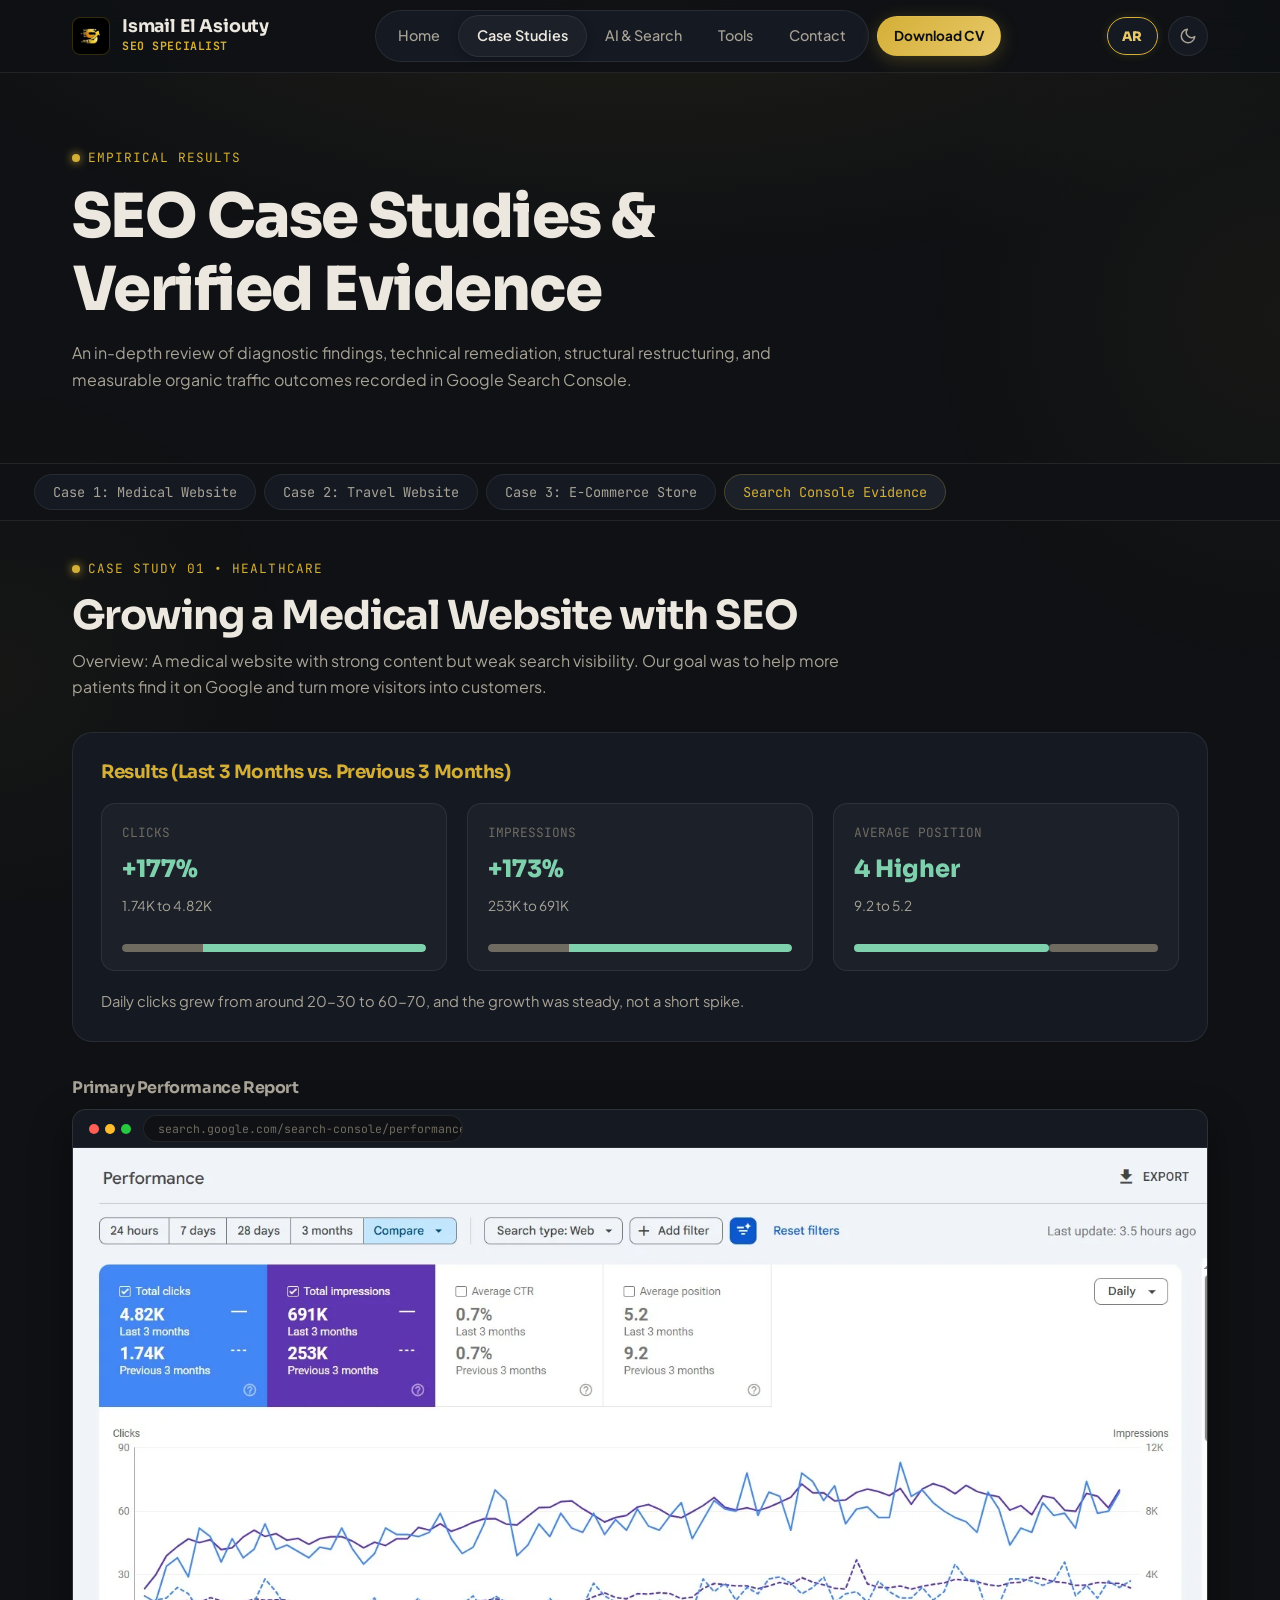
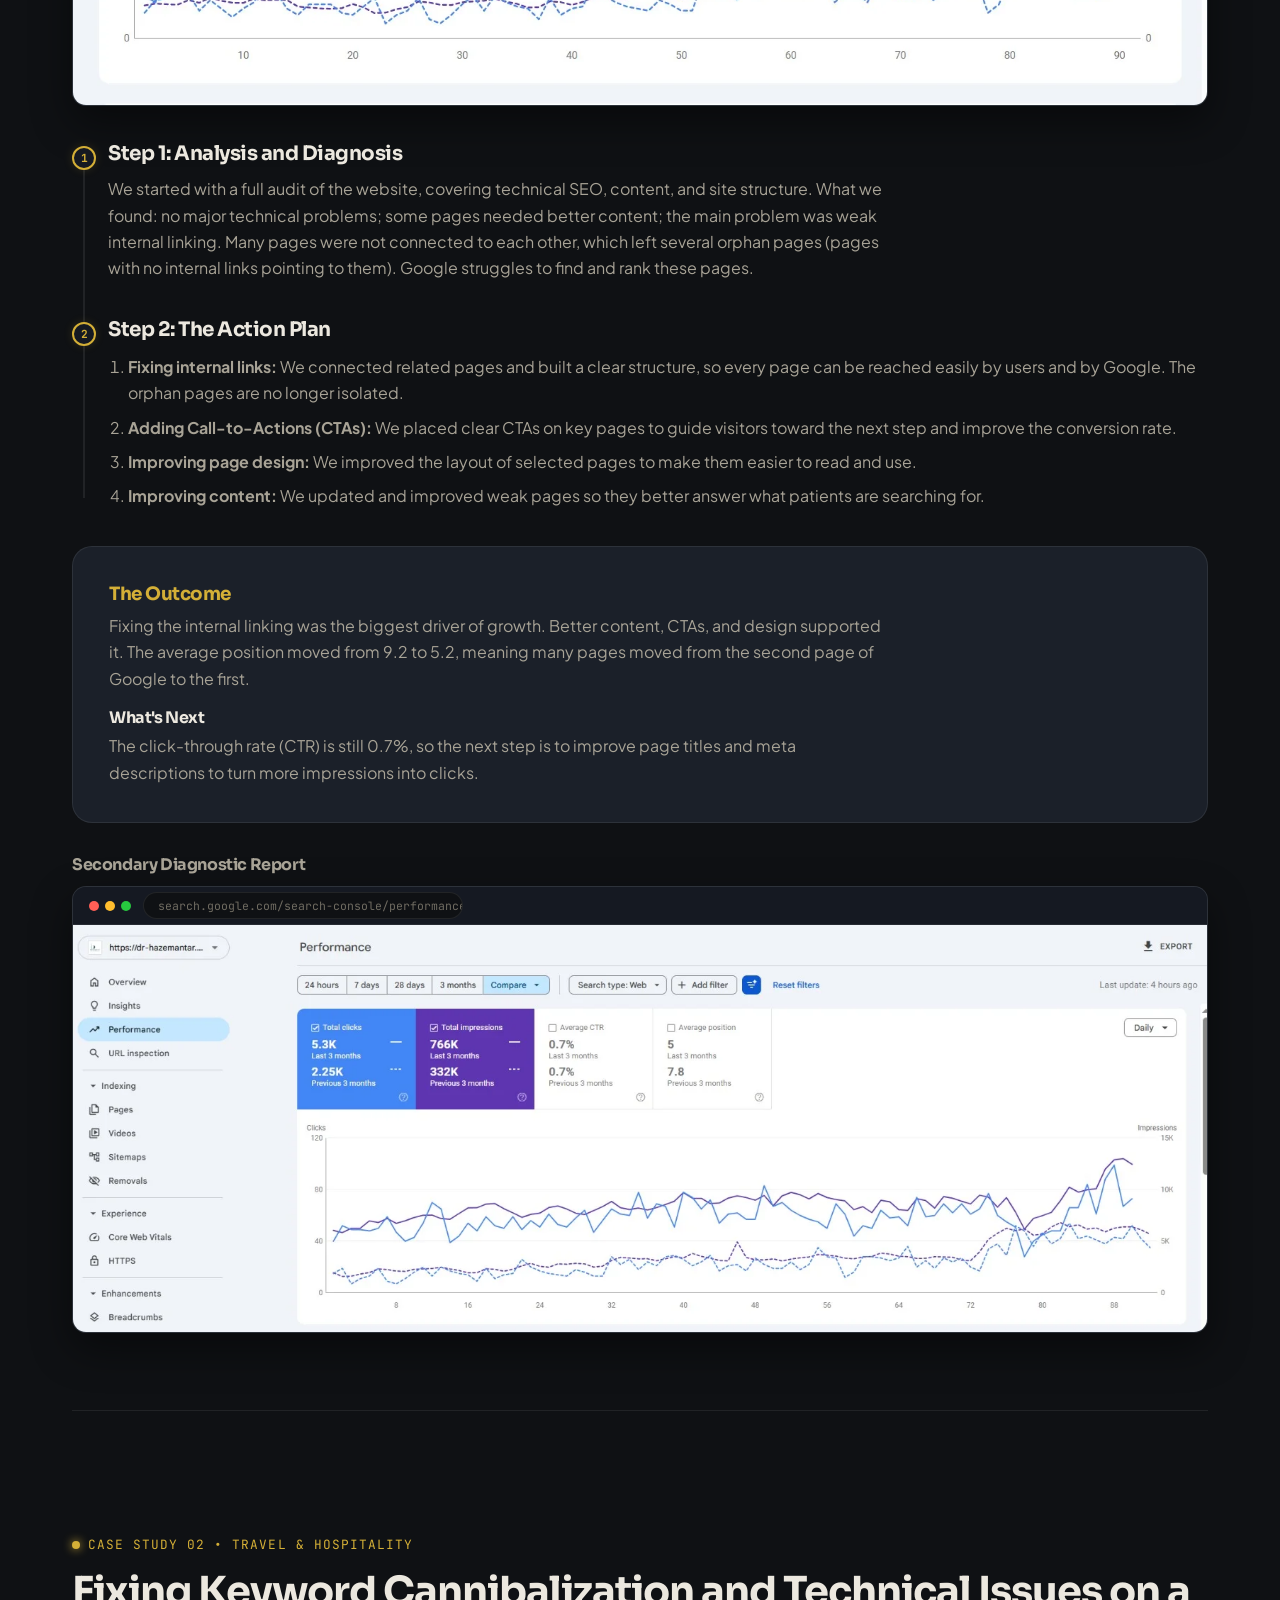
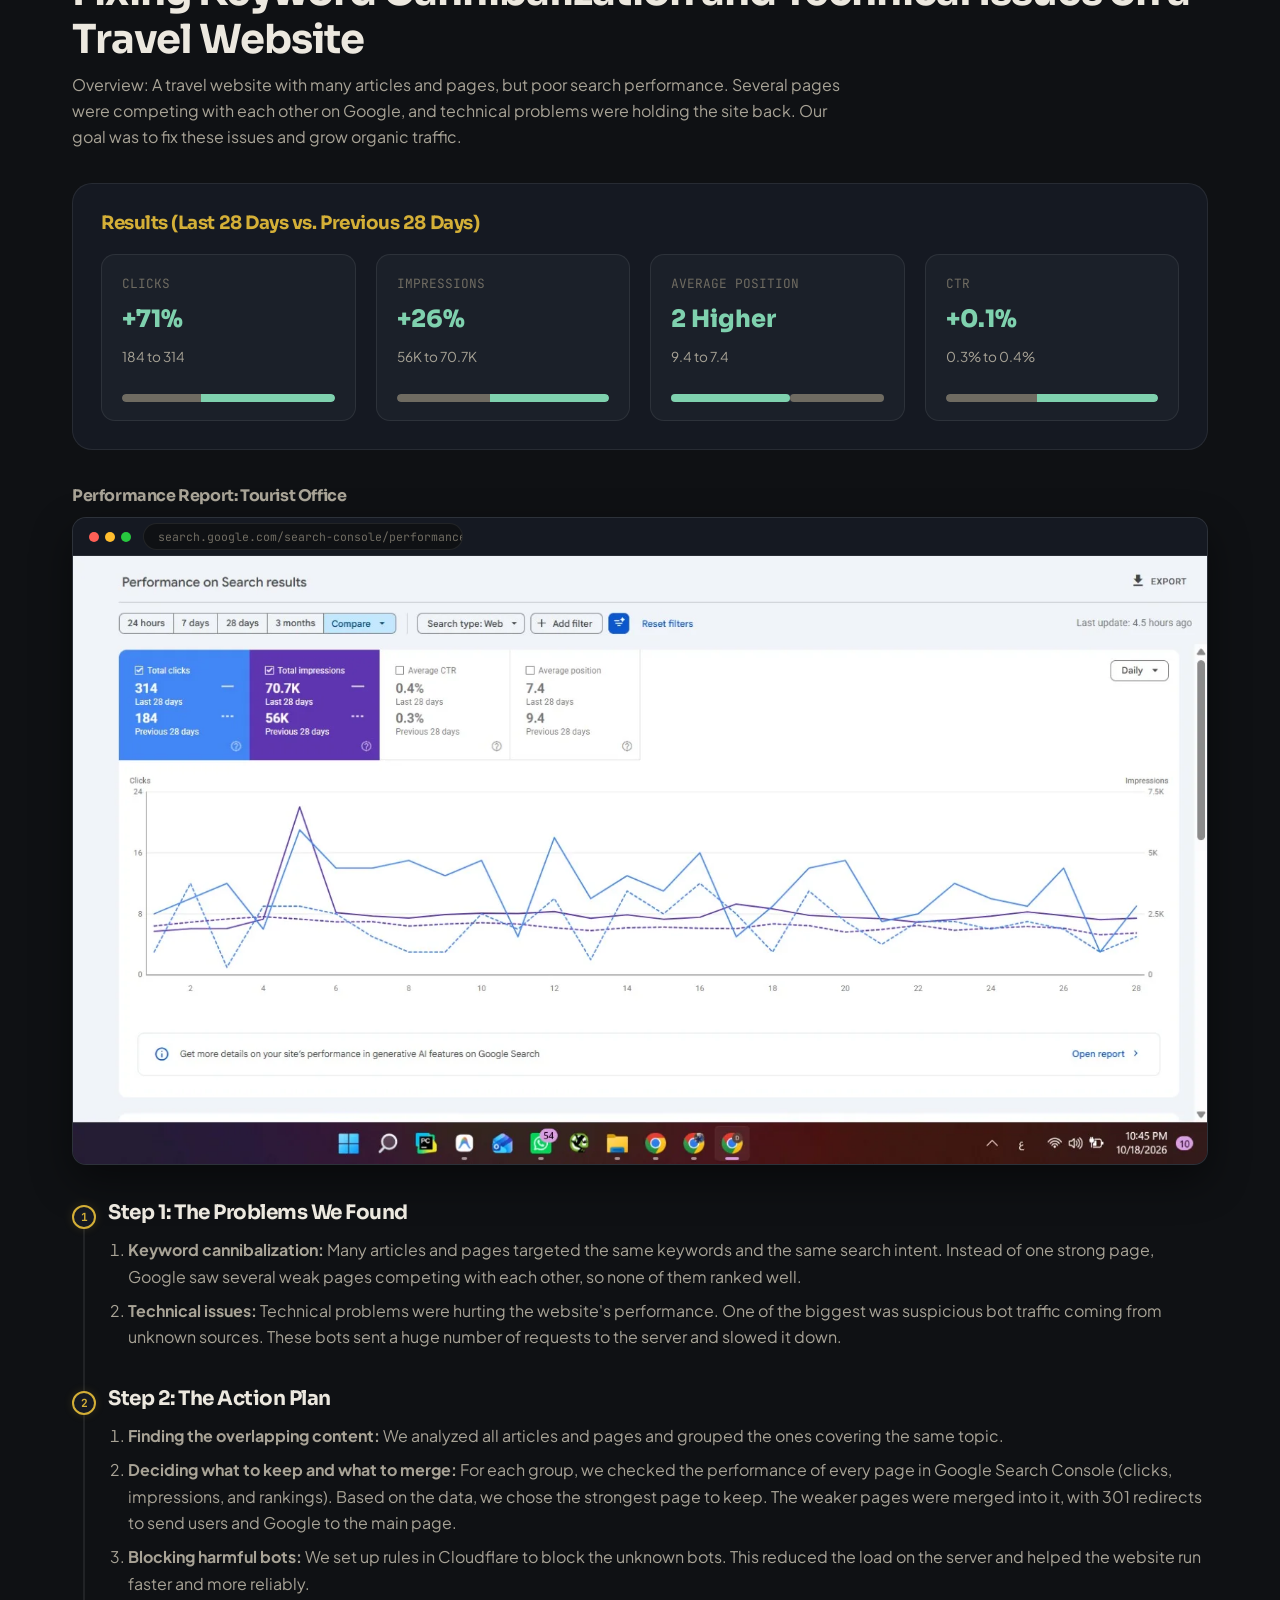
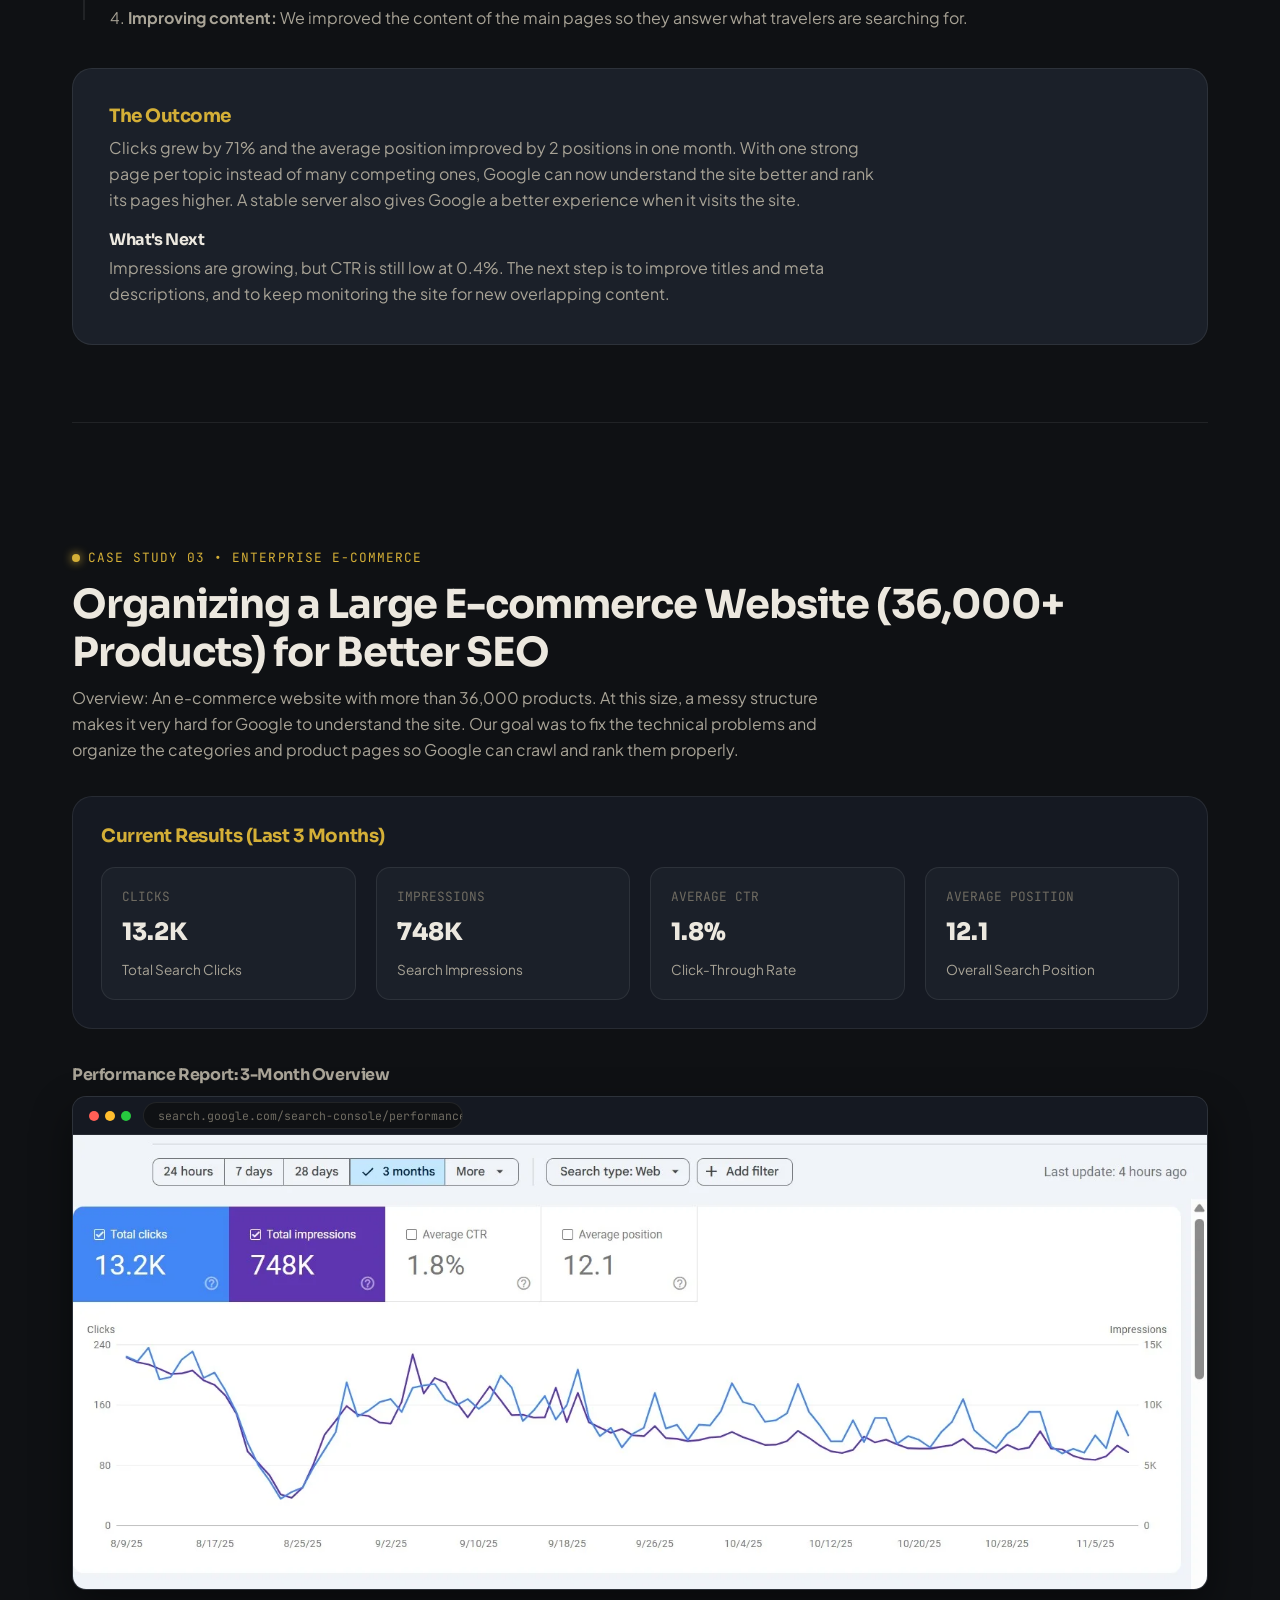
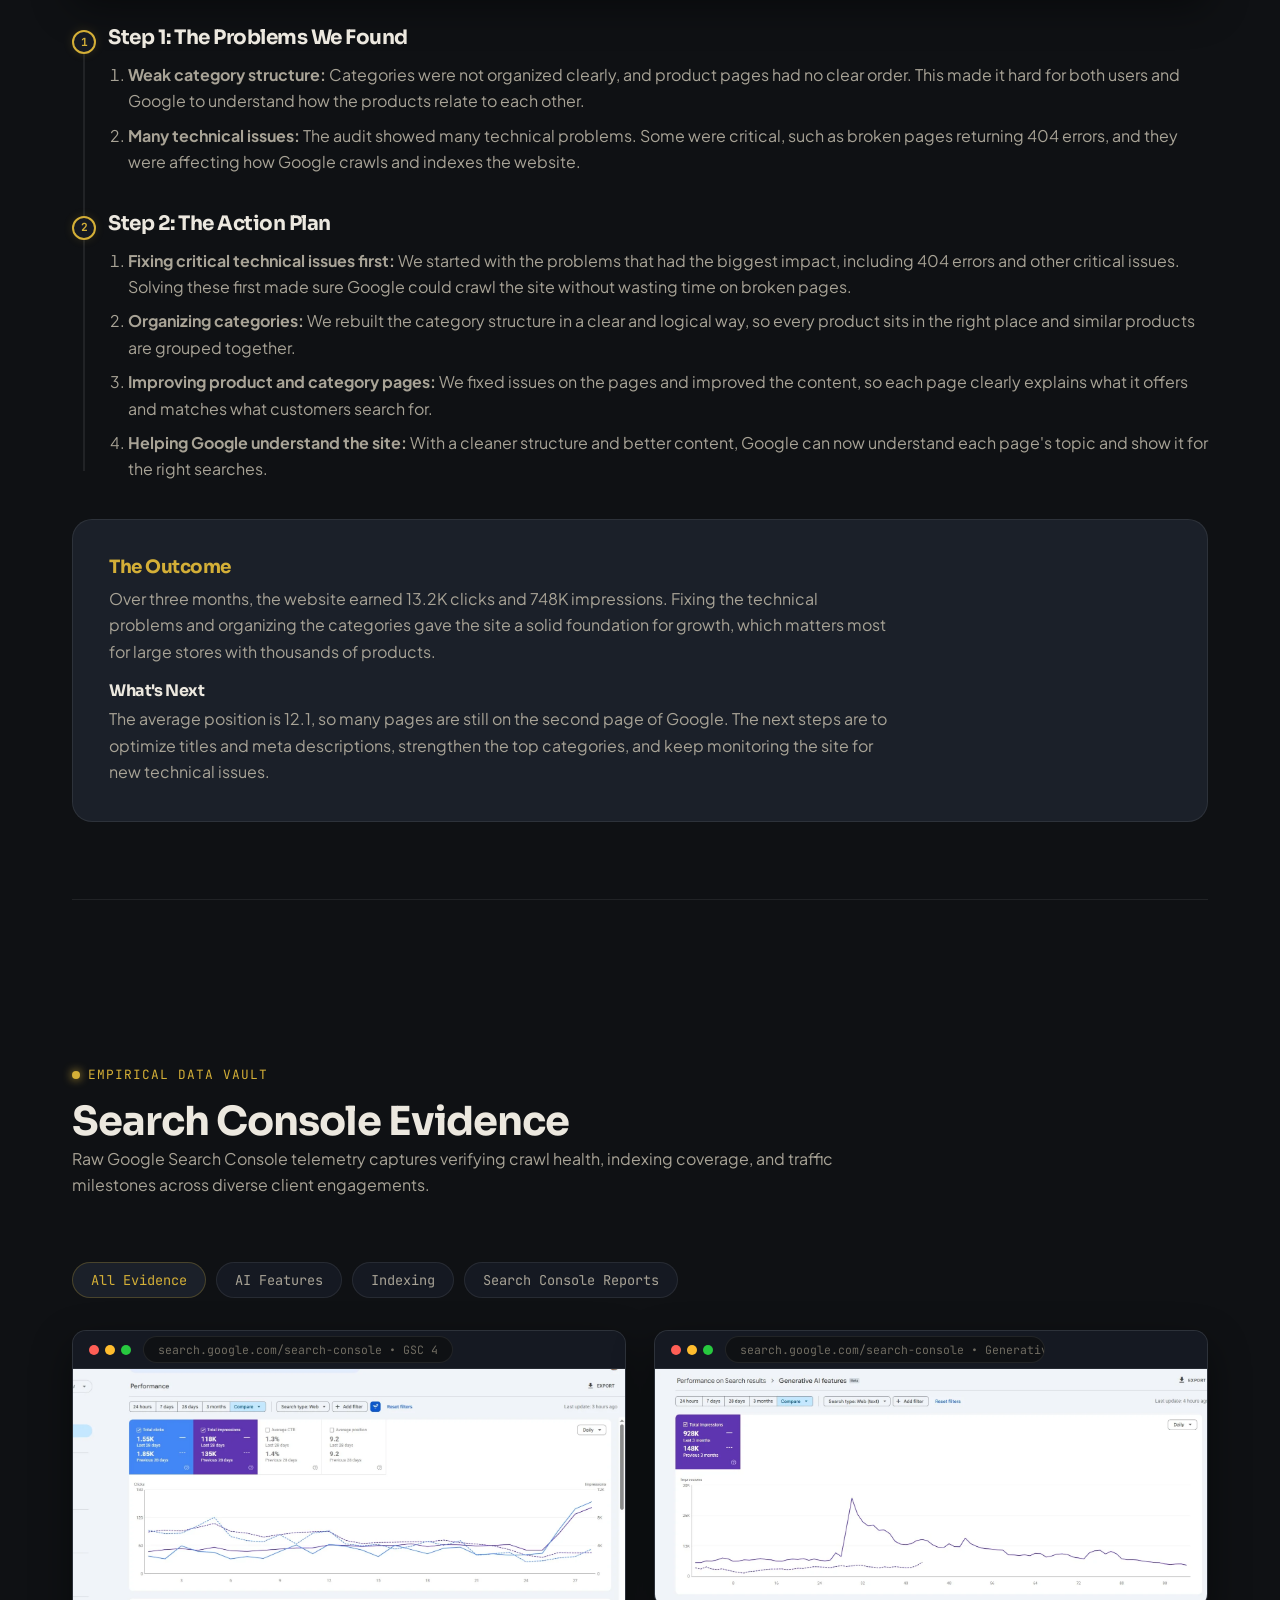
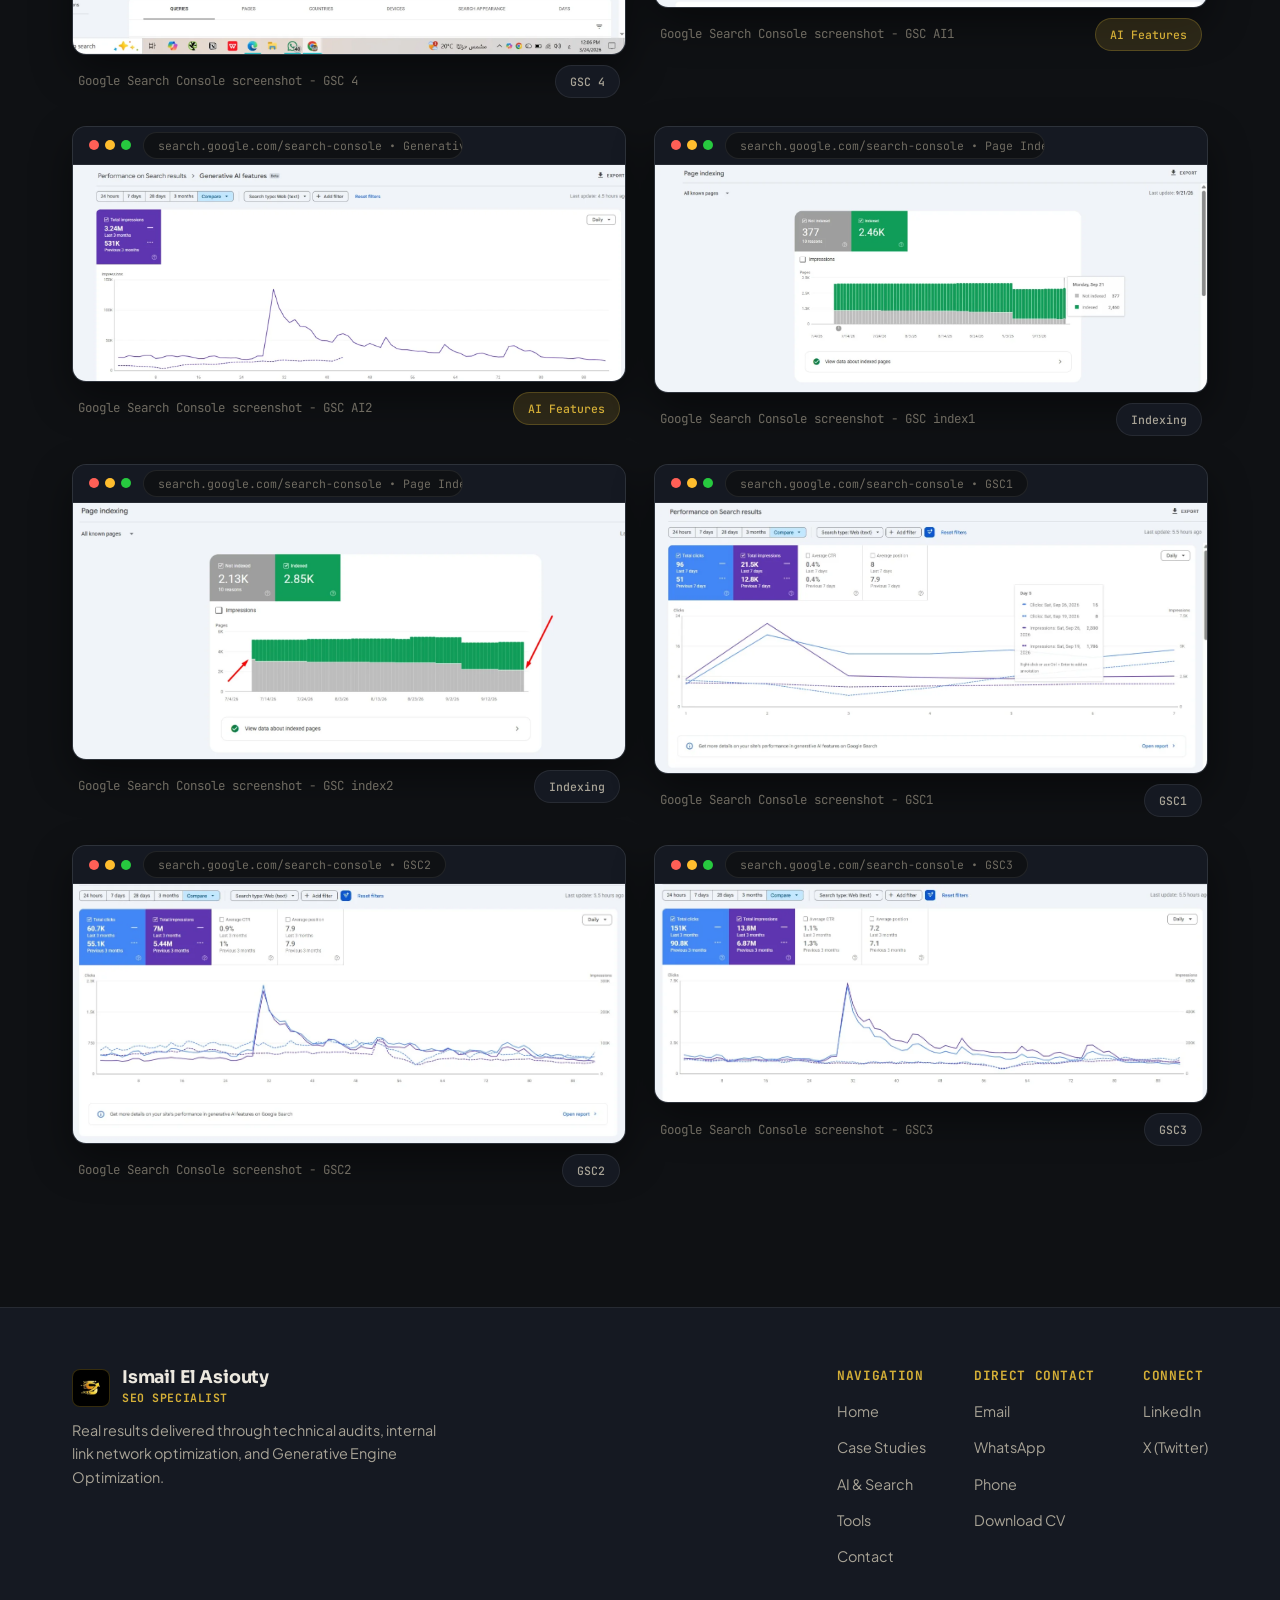
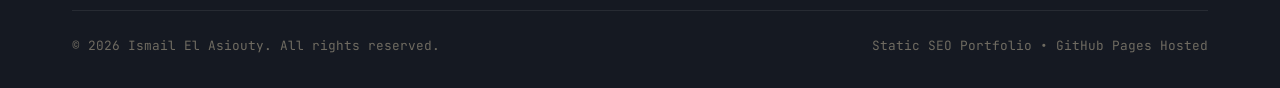
<file: case-studies.html>
<!DOCTYPE html>
<html lang="en">
<head>
  <meta charset="UTF-8">
  <meta name="viewport" content="width=device-width, initial-scale=1.0">
  <title>Case Studies &amp; Search Evidence | Ismail El Asiouty</title>
  <meta name="description" content="Detailed SEO case studies: Healthcare organic traffic growth (+177%), Travel keyword cannibalization resolution (+71%), and 36,000+ SKU E-commerce structure.">
  <link rel="canonical" href="https://isamilelasiouty.github.io/Isamilelasiouty-portfolio-/case-studies.html">

  <!-- Open Graph -->
  <meta property="og:type" content="article">
  <meta property="og:url" content="https://isamilelasiouty.github.io/Isamilelasiouty-portfolio-/case-studies.html">
  <meta property="og:title" content="SEO Case Studies | Ismail El Asiouty">
  <meta property="og:description" content="Documented organic search performance improvements with real Google Search Console data across healthcare, travel, and e-commerce.">
  <meta property="og:image" content="assets/images/og-image.jpg">

  <!-- Twitter Card -->
  <meta name="twitter:card" content="summary_large_image">
  <meta name="twitter:url" content="https://isamilelasiouty.github.io/Isamilelasiouty-portfolio-/case-studies.html">
  <meta name="twitter:title" content="SEO Case Studies | Ismail El Asiouty">
  <meta name="twitter:description" content="Documented organic search performance improvements with real Google Search Console data across healthcare, travel, and e-commerce.">
  <meta name="twitter:image" content="assets/images/og-image.jpg">

  <!-- Favicons -->
  <link rel="icon" type="image/x-icon" href="assets/images/favicon.ico">
  <link rel="icon" type="image/png" sizes="32x32" href="assets/images/favicon-32x32.png">
  <link rel="apple-touch-icon" sizes="180x180" href="assets/images/apple-touch-icon.png">
  <meta name="theme-color" content="#0F1114">

  <!-- Preconnect & Fonts -->
  <link rel="preconnect" href="https://fonts.googleapis.com">
  <link rel="preconnect" href="https://fonts.gstatic.com" crossorigin>
  <link href="https://fonts.googleapis.com/css2?family=Cairo:wght@400;600;700;800&family=JetBrains+Mono:wght@400;500;700&family=Plus+Jakarta+Sans:wght@400;500;600;700&family=Sora:wght@600;700;800&display=swap" rel="stylesheet">

  <!-- Stylesheet -->
  <link rel="stylesheet" href="assets/css/main.css">

  <!-- JSON-LD Structured Data: BreadcrumbList -->
  <script type="application/ld+json">
  {
    "@context": "https://schema.org",
    "@type": "BreadcrumbList",
    "itemListElement": [
      {
        "@type": "ListItem",
        "position": 1,
        "name": "Home",
        "item": "https://isamilelasiouty.github.io/Isamilelasiouty-portfolio-/"
      },
      {
        "@type": "ListItem",
        "position": 2,
        "name": "Case Studies",
        "item": "https://isamilelasiouty.github.io/Isamilelasiouty-portfolio-/case-studies.html"
      }
    ]
  }
  </script>
</head>
<body>
  <!-- Accessible Skip Link -->
  <a href="#main-content" class="skip-link">Skip to main content</a>

  <!-- Header -->
  <header class="site-header">
    <div class="scroll-progress" aria-hidden="true"></div>
    <div class="container">
      <nav class="nav-wrap" aria-label="Main Navigation">
        <a href="index.html" class="brand" aria-label="Ismail El Asiouty Home">
          <img src="assets/images/logo-transparent.png" alt="Ismail El Asiouty Emblem Logo" class="brand-logo" width="38" height="38">
          <div class="brand-text">
            <span class="brand-name">Ismail El Asiouty</span>
            <span class="brand-role">SEO Specialist</span>
          </div>
        </a>

        <div class="nav-desktop">
          <ul class="nav-links">
            <li><a href="index.html" class="nav-link" data-i18n="nav.home">Home</a></li>
            <li><a href="case-studies.html" class="nav-link active" aria-current="page" data-i18n="nav.case_studies">Case Studies</a></li>
            <li><a href="ai-search.html" class="nav-link" data-i18n="nav.ai_search">AI &amp; Search</a></li>
            <li><a href="tools.html" class="nav-link" data-i18n="nav.tools">Tools</a></li>
            <li><a href="contact.html" class="nav-link" data-i18n="nav.contact">Contact</a></li>
          </ul>
          <a href="assets/cv/Ismail-El-Asiouty-CV.pdf" class="btn btn-primary btn-sm nav-cv-btn" download data-i18n="nav.download_cv">Download CV</a>
        </div>

        <div class="nav-actions-always">
          <button type="button" class="lang-toggle" aria-label="Toggle language">
            <span class="lang-text">AR</span>
          </button>
          <button type="button" class="theme-toggle" aria-label="Toggle light/dark theme">
            <svg class="icon-moon" viewBox="0 0 24 24" aria-hidden="true"><path d="M21 12.79A9 9 0 1 1 11.21 3 7 7 0 0 0 21 12.79z"></path></svg>
            <svg class="icon-sun" viewBox="0 0 24 24" aria-hidden="true"><circle cx="12" cy="12" r="5"></circle><line x1="12" y1="1" x2="12" y2="3"></line><line x1="12" y1="21" x2="12" y2="23"></line><line x1="4.22" y1="4.22" x2="5.64" y2="5.64"></line><line x1="18.36" y1="18.36" x2="19.78" y2="19.78"></line><line x1="1" y1="12" x2="3" y2="12"></line><line x1="21" y1="12" x2="23" y2="12"></line><line x1="4.22" y1="19.78" x2="5.64" y2="18.36"></line><line x1="18.36" y1="5.64" x2="19.78" y2="4.22"></line></svg>
          </button>
          <button type="button" class="mobile-toggle" aria-label="Open mobile menu" aria-expanded="false">
            <span></span>
          </button>
        </div>
      </nav>
    </div>

    <!-- Mobile Drawer -->
    <div class="nav-mobile-drawer" aria-label="Mobile Navigation">
      <a href="index.html" class="nav-link" data-i18n="nav.home">Home</a>
      <a href="case-studies.html" class="nav-link active" data-i18n="nav.case_studies">Case Studies</a>
      <a href="ai-search.html" class="nav-link" data-i18n="nav.ai_search">AI &amp; Search</a>
      <a href="tools.html" class="nav-link" data-i18n="nav.tools">Tools</a>
      <a href="contact.html" class="nav-link" data-i18n="nav.contact">Contact</a>
      <div style="margin-top: 16px; display: flex; flex-direction: column; gap: 12px;">
        <a href="assets/cv/Ismail-El-Asiouty-CV.pdf" class="btn btn-primary" download data-i18n="nav.download_cv">Download CV</a>
        <button type="button" class="btn btn-secondary lang-toggle" style="width: 100%;">
          Language: <span class="lang-text" style="font-weight: 800; margin-left: 6px;">AR</span>
        </button>
      </div>
    </div>
    </div>
  </header>

  <!-- Main Content -->
  <main id="main-content">
    <!-- Hero / Intro -->
    <section class="section-tight" style="border-bottom: 1px solid var(--border);">
      <div class="container">
        <div class="reveal" style="max-width: 800px;">
          <span class="section-tag">Empirical Results</span>
          <h1 style="margin-bottom: 14px;">SEO Case Studies &amp; Verified Evidence</h1>
          <p>
            An in-depth review of diagnostic findings, technical remediation, structural restructuring, and measurable organic traffic outcomes recorded in Google Search Console.
          </p>
        </div>
      </div>
    </section>

    <!-- Sticky In-Page Case Navigation -->
    <div class="case-nav-sticky">
      <div class="container">
        <nav aria-label="Case Study Sections">
          <ul class="case-nav-list">
            <li><a href="#case-1" class="case-nav-btn active">Case 1: Medical Website</a></li>
            <li><a href="#case-2" class="case-nav-btn">Case 2: Travel Website</a></li>
            <li><a href="#case-3" class="case-nav-btn">Case 3: E-Commerce Store</a></li>
            <li><a href="#evidence-section" class="case-nav-btn">Search Console Evidence</a></li>
          </ul>
        </nav>
      </div>
    </div>

    <!-- Case Studies Container -->
    <div class="container">

      <!-- ===================================================================
           CASE 1: Growing a Medical Website with SEO
           =================================================================== -->
      <section id="case-1" class="case-study-block reveal">
        <div class="case-header">
          <span class="section-tag">Case Study 01 &bull; Healthcare</span>
          <h2>Growing a Medical Website with SEO</h2>
          <p style="margin-top: 8px;">
            Overview: A medical website with strong content but weak search visibility. Our goal was to help more patients find it on Google and turn more visitors into customers.
          </p>
        </div>

        <!-- Results Card & Visual -->
        <div class="case-results-card">
          <h3 style="font-size: 1.15rem; margin-bottom: 20px; font-family: var(--font-heading); color: var(--gold);">
            Results (Last 3 Months vs. Previous 3 Months)
          </h3>
          <div class="case-results-grid">
            <div class="result-metric-box">
              <span class="result-metric-title">Clicks</span>
              <span class="result-metric-delta">+177%</span>
              <span class="result-metric-detail">1.74K to 4.82K</span>
              <div class="bar-compare">
                <div class="bar-track">
                  <div class="bar-fill-before" style="width: 26.5%;"></div>
                  <div class="bar-fill-after" style="width: 73.5%;"></div>
                </div>
              </div>
            </div>

            <div class="result-metric-box">
              <span class="result-metric-title">Impressions</span>
              <span class="result-metric-delta">+173%</span>
              <span class="result-metric-detail">253K to 691K</span>
              <div class="bar-compare">
                <div class="bar-track">
                  <div class="bar-fill-before" style="width: 26.8%;"></div>
                  <div class="bar-fill-after" style="width: 73.2%;"></div>
                </div>
              </div>
            </div>

            <div class="result-metric-box">
              <span class="result-metric-title">Average Position</span>
              <span class="result-metric-delta">4 Higher</span>
              <span class="result-metric-detail">9.2 to 5.2</span>
              <div class="bar-compare">
                <div class="bar-track">
                  <div class="bar-fill-after" style="width: 64%;"></div>
                  <div class="bar-fill-before" style="width: 36%;"></div>
                </div>
              </div>
            </div>
          </div>
          <p style="margin-top: 18px; font-size: 0.92rem; color: var(--text-2);">
            Daily clicks grew from around 20-30 to 60-70, and the growth was steady, not a short spike.
          </p>
        </div>

        <!-- Main Screenshot: Browser Mockup Frame -->
        <div style="margin-bottom: 32px;">
          <h4 style="margin-bottom: 12px; font-size: 1rem; color: var(--text-2);">Primary Performance Report</h4>
          <div class="browser-frame" data-lightbox data-lightbox-src="assets/images/case-1-medical-main.webp" data-lightbox-alt="Google Search Console report for Medical website (GSC Medical 2)" data-lightbox-caption="Case 1 Primary Report: GSC Medical 2 showing 4.82K clicks vs 1.74K (+177%), 691K impressions, 5.2 avg position." tabindex="0" role="button" aria-label="Enlarge primary GSC report for Medical website">
            <div class="browser-header">
              <div class="browser-dots"><span></span><span></span><span></span></div>
              <span class="browser-url">search.google.com/search-console/performance</span>
            </div>
            <div class="browser-body">
              <img src="assets/images/case-1-medical-main.webp" alt="Google Search Console report - GSC Medical 2" width="1518" height="746" loading="lazy">
            </div>
          </div>
        </div>

        <!-- Steps Rail -->
        <div class="case-steps-rail">
          <div class="case-step-item">
            <span class="case-step-node">1</span>
            <h4>Step 1: Analysis and Diagnosis</h4>
            <p>
              We started with a full audit of the website, covering technical SEO, content, and site structure. What we found: no major technical problems; some pages needed better content; the main problem was weak internal linking. Many pages were not connected to each other, which left several orphan pages (pages with no internal links pointing to them). Google struggles to find and rank these pages.
            </p>
          </div>

          <div class="case-step-item">
            <span class="case-step-node">2</span>
            <h4>Step 2: The Action Plan</h4>
            <ol>
              <li><strong>Fixing internal links:</strong> We connected related pages and built a clear structure, so every page can be reached easily by users and by Google. The orphan pages are no longer isolated.</li>
              <li><strong>Adding Call-to-Actions (CTAs):</strong> We placed clear CTAs on key pages to guide visitors toward the next step and improve the conversion rate.</li>
              <li><strong>Improving page design:</strong> We improved the layout of selected pages to make them easier to read and use.</li>
              <li><strong>Improving content:</strong> We updated and improved weak pages so they better answer what patients are searching for.</li>
            </ol>
          </div>
        </div>

        <!-- Outcome & Next -->
        <div class="card" style="margin-bottom: 32px; background: var(--surface-2);">
          <h4 style="color: var(--gold); margin-bottom: 8px;">The Outcome</h4>
          <p style="margin-bottom: 16px;">
            Fixing the internal linking was the biggest driver of growth. Better content, CTAs, and design supported it. The average position moved from 9.2 to 5.2, meaning many pages moved from the second page of Google to the first.
          </p>
          <h4 style="color: var(--text); font-size: 1rem; margin-bottom: 6px;">What's Next</h4>
          <p>
            The click-through rate (CTR) is still 0.7%, so the next step is to improve page titles and meta descriptions to turn more impressions into clicks.
          </p>
        </div>

        <!-- Secondary Screenshot under Case 1: GSC Medical -->
        <div>
          <h4 style="margin-bottom: 12px; font-size: 1rem; color: var(--text-2);">Secondary Diagnostic Report</h4>
          <div class="browser-frame" data-lightbox data-lightbox-src="assets/images/case-1-medical-secondary.webp" data-lightbox-alt="Google Search Console secondary report for Medical website (GSC Medical)" data-lightbox-caption="Case 1 Secondary Report: GSC Medical diagnostic view." tabindex="0" role="button" aria-label="Enlarge secondary diagnostic report for Medical website">
            <div class="browser-header">
              <div class="browser-dots"><span></span><span></span><span></span></div>
              <span class="browser-url">search.google.com/search-console/performance/diagnostic</span>
            </div>
            <div class="browser-body">
              <img src="assets/images/case-1-medical-secondary.webp" alt="Google Search Console screenshot - GSC Medical" width="1600" height="574" loading="lazy">
            </div>
          </div>
        </div>
      </section>

      <!-- ===================================================================
           CASE 2: Fixing Keyword Cannibalization and Technical Issues on a Travel Website
           =================================================================== -->
      <section id="case-2" class="case-study-block reveal">
        <div class="case-header">
          <span class="section-tag">Case Study 02 &bull; Travel &amp; Hospitality</span>
          <h2>Fixing Keyword Cannibalization and Technical Issues on a Travel Website</h2>
          <p style="margin-top: 8px;">
            Overview: A travel website with many articles and pages, but poor search performance. Several pages were competing with each other on Google, and technical problems were holding the site back. Our goal was to fix these issues and grow organic traffic.
          </p>
        </div>

        <!-- Results Card -->
        <div class="case-results-card">
          <h3 style="font-size: 1.15rem; margin-bottom: 20px; font-family: var(--font-heading); color: var(--gold);">
            Results (Last 28 Days vs. Previous 28 Days)
          </h3>
          <div class="case-results-grid">
            <div class="result-metric-box">
              <span class="result-metric-title">Clicks</span>
              <span class="result-metric-delta">+71%</span>
              <span class="result-metric-detail">184 to 314</span>
              <div class="bar-compare">
                <div class="bar-track">
                  <div class="bar-fill-before" style="width: 37%;"></div>
                  <div class="bar-fill-after" style="width: 63%;"></div>
                </div>
              </div>
            </div>

            <div class="result-metric-box">
              <span class="result-metric-title">Impressions</span>
              <span class="result-metric-delta">+26%</span>
              <span class="result-metric-detail">56K to 70.7K</span>
              <div class="bar-compare">
                <div class="bar-track">
                  <div class="bar-fill-before" style="width: 44%;"></div>
                  <div class="bar-fill-after" style="width: 56%;"></div>
                </div>
              </div>
            </div>

            <div class="result-metric-box">
              <span class="result-metric-title">Average Position</span>
              <span class="result-metric-delta">2 Higher</span>
              <span class="result-metric-detail">9.4 to 7.4</span>
              <div class="bar-compare">
                <div class="bar-track">
                  <div class="bar-fill-after" style="width: 56%;"></div>
                  <div class="bar-fill-before" style="width: 44%;"></div>
                </div>
              </div>
            </div>

            <div class="result-metric-box">
              <span class="result-metric-title">CTR</span>
              <span class="result-metric-delta">+0.1%</span>
              <span class="result-metric-detail">0.3% to 0.4%</span>
              <div class="bar-compare">
                <div class="bar-track">
                  <div class="bar-fill-before" style="width: 43%;"></div>
                  <div class="bar-fill-after" style="width: 57%;"></div>
                </div>
              </div>
            </div>
          </div>
        </div>

        <!-- Main Screenshot: Tourist Office Performance Report -->
        <div style="margin-bottom: 32px;">
          <h4 style="margin-bottom: 12px; font-size: 1rem; color: var(--text-2);">Performance Report: Tourist Office</h4>
          <div class="browser-frame" data-lightbox data-lightbox-src="assets/images/case-2-travel-main.webp" data-lightbox-alt="Google Search Console report for Travel website (Tourist Office)" data-lightbox-caption="Case 2 Primary Report: Tourist Office showing 314 clicks vs 184 (+71%), 70.7K impressions (+26%), avg position 7.4 vs 9.4." tabindex="0" role="button" aria-label="Enlarge primary GSC report for Travel website">
            <div class="browser-header">
              <div class="browser-dots"><span></span><span></span><span></span></div>
              <span class="browser-url">search.google.com/search-console/performance &bull; Tourist Office</span>
            </div>
            <div class="browser-body">
              <img src="assets/images/case-2-travel-main.webp" alt="Google Search Console screenshot - Tourist Office" width="1600" height="858" loading="lazy">
            </div>
          </div>
        </div>

        <!-- Steps Rail -->
        <div class="case-steps-rail">
          <div class="case-step-item">
            <span class="case-step-node">1</span>
            <h4>Step 1: The Problems We Found</h4>
            <ol>
              <li><strong>Keyword cannibalization:</strong> Many articles and pages targeted the same keywords and the same search intent. Instead of one strong page, Google saw several weak pages competing with each other, so none of them ranked well.</li>
              <li><strong>Technical issues:</strong> Technical problems were hurting the website's performance. One of the biggest was suspicious bot traffic coming from unknown sources. These bots sent a huge number of requests to the server and slowed it down.</li>
            </ol>
          </div>

          <div class="case-step-item">
            <span class="case-step-node">2</span>
            <h4>Step 2: The Action Plan</h4>
            <ol>
              <li><strong>Finding the overlapping content:</strong> We analyzed all articles and pages and grouped the ones covering the same topic.</li>
              <li><strong>Deciding what to keep and what to merge:</strong> For each group, we checked the performance of every page in Google Search Console (clicks, impressions, and rankings). Based on the data, we chose the strongest page to keep. The weaker pages were merged into it, with 301 redirects to send users and Google to the main page.</li>
              <li><strong>Blocking harmful bots:</strong> We set up rules in Cloudflare to block the unknown bots. This reduced the load on the server and helped the website run faster and more reliably.</li>
              <li><strong>Improving content:</strong> We improved the content of the main pages so they answer what travelers are searching for.</li>
            </ol>
          </div>
        </div>

        <!-- Outcome & Next -->
        <div class="card" style="background: var(--surface-2);">
          <h4 style="color: var(--gold); margin-bottom: 8px;">The Outcome</h4>
          <p style="margin-bottom: 16px;">
            Clicks grew by 71% and the average position improved by 2 positions in one month. With one strong page per topic instead of many competing ones, Google can now understand the site better and rank its pages higher. A stable server also gives Google a better experience when it visits the site.
          </p>
          <h4 style="color: var(--text); font-size: 1rem; margin-bottom: 6px;">What's Next</h4>
          <p>
            Impressions are growing, but CTR is still low at 0.4%. The next step is to improve titles and meta descriptions, and to keep monitoring the site for new overlapping content.
          </p>
        </div>
      </section>

      <!-- ===================================================================
           CASE 3: Organizing a Large E-commerce Website (36,000+ Products) for Better SEO
           =================================================================== -->
      <section id="case-3" class="case-study-block reveal">
        <div class="case-header">
          <span class="section-tag">Case Study 03 &bull; Enterprise E-Commerce</span>
          <h2>Organizing a Large E-commerce Website (36,000+ Products) for Better SEO</h2>
          <p style="margin-top: 8px;">
            Overview: An e-commerce website with more than 36,000 products. At this size, a messy structure makes it very hard for Google to understand the site. Our goal was to fix the technical problems and organize the categories and product pages so Google can crawl and rank them properly.
          </p>
        </div>

        <!-- KPI Grid (No Before/After for this case) -->
        <div class="case-results-card">
          <h3 style="font-size: 1.15rem; margin-bottom: 20px; font-family: var(--font-heading); color: var(--gold);">
            Current Results (Last 3 Months)
          </h3>
          <div class="case-results-grid">
            <div class="result-metric-box">
              <span class="result-metric-title">Clicks</span>
              <span class="result-metric-delta" style="color: var(--text);">13.2K</span>
              <span class="result-metric-detail">Total Search Clicks</span>
            </div>

            <div class="result-metric-box">
              <span class="result-metric-title">Impressions</span>
              <span class="result-metric-delta" style="color: var(--text);">748K</span>
              <span class="result-metric-detail">Search Impressions</span>
            </div>

            <div class="result-metric-box">
              <span class="result-metric-title">Average CTR</span>
              <span class="result-metric-delta" style="color: var(--text);">1.8%</span>
              <span class="result-metric-detail">Click-Through Rate</span>
            </div>

            <div class="result-metric-box">
              <span class="result-metric-title">Average Position</span>
              <span class="result-metric-delta" style="color: var(--text);">12.1</span>
              <span class="result-metric-detail">Overall Search Position</span>
            </div>
          </div>
        </div>

        <!-- Main Screenshot: GSC 5 in Browser Mockup Frame -->
        <div style="margin-bottom: 32px;">
          <h4 style="margin-bottom: 12px; font-size: 1rem; color: var(--text-2);">Performance Report: 3-Month Overview</h4>
          <div class="browser-frame" data-lightbox data-lightbox-src="assets/images/case-3-ecommerce-main.webp" data-lightbox-alt="Google Search Console report for E-commerce store (GSC 5)" data-lightbox-caption="Case 3 Primary Report: GSC 5 showing 13.2K clicks, 748K impressions, 1.8% CTR, 12.1 avg position." tabindex="0" role="button" aria-label="Enlarge primary GSC report for E-commerce website">
            <div class="browser-header">
              <div class="browser-dots"><span></span><span></span><span></span></div>
              <span class="browser-url">search.google.com/search-console/performance</span>
            </div>
            <div class="browser-body">
              <img src="assets/images/case-3-ecommerce-main.webp" alt="Google Search Console screenshot - GSC 5" width="1569" height="628" loading="lazy">
            </div>
          </div>
        </div>

        <!-- Steps Rail -->
        <div class="case-steps-rail">
          <div class="case-step-item">
            <span class="case-step-node">1</span>
            <h4>Step 1: The Problems We Found</h4>
            <ol>
              <li><strong>Weak category structure:</strong> Categories were not organized clearly, and product pages had no clear order. This made it hard for both users and Google to understand how the products relate to each other.</li>
              <li><strong>Many technical issues:</strong> The audit showed many technical problems. Some were critical, such as broken pages returning 404 errors, and they were affecting how Google crawls and indexes the website.</li>
            </ol>
          </div>

          <div class="case-step-item">
            <span class="case-step-node">2</span>
            <h4>Step 2: The Action Plan</h4>
            <ol>
              <li><strong>Fixing critical technical issues first:</strong> We started with the problems that had the biggest impact, including 404 errors and other critical issues. Solving these first made sure Google could crawl the site without wasting time on broken pages.</li>
              <li><strong>Organizing categories:</strong> We rebuilt the category structure in a clear and logical way, so every product sits in the right place and similar products are grouped together.</li>
              <li><strong>Improving product and category pages:</strong> We fixed issues on the pages and improved the content, so each page clearly explains what it offers and matches what customers search for.</li>
              <li><strong>Helping Google understand the site:</strong> With a cleaner structure and better content, Google can now understand each page's topic and show it for the right searches.</li>
            </ol>
          </div>
        </div>

        <!-- Outcome & Next -->
        <div class="card" style="background: var(--surface-2);">
          <h4 style="color: var(--gold); margin-bottom: 8px;">The Outcome</h4>
          <p style="margin-bottom: 16px;">
            Over three months, the website earned 13.2K clicks and 748K impressions. Fixing the technical problems and organizing the categories gave the site a solid foundation for growth, which matters most for large stores with thousands of products.
          </p>
          <h4 style="color: var(--text); font-size: 1rem; margin-bottom: 6px;">What's Next</h4>
          <p>
            The average position is 12.1, so many pages are still on the second page of Google. The next steps are to optimize titles and meta descriptions, strengthen the top categories, and keep monitoring the site for new technical issues.
          </p>
        </div>
      </section>

      <!-- ===================================================================
           EVIDENCE GALLERY: Search Console Evidence
           =================================================================== -->
      <section id="evidence-section" class="section reveal" style="padding-top: 40px;">
        <div class="section-head">
          <span class="section-tag">Empirical Data Vault</span>
          <h2>Search Console Evidence</h2>
          <p>
            Raw Google Search Console telemetry captures verifying crawl health, indexing coverage, and traffic milestones across diverse client engagements.
          </p>
        </div>

        <!-- Filter Chips (Categorized strictly by file name meaning) -->
        <div class="gallery-filters" role="group" aria-label="Evidence Gallery Filters">
          <button type="button" class="filter-btn active" data-filter="all">All Evidence</button>
          <button type="button" class="filter-btn" data-filter="ai">AI Features</button>
          <button type="button" class="filter-btn" data-filter="indexing">Indexing</button>
          <button type="button" class="filter-btn" data-filter="reports">Search Console Reports</button>
        </div>

        <!-- Responsive Grid of Plain HTML Figures -->
        <div class="evidence-grid">
          <!-- GSC 4 -->
          <figure class="evidence-figure" data-category="reports">
            <div class="browser-frame" data-lightbox data-lightbox-src="assets/images/gsc-4.webp" data-lightbox-alt="Google Search Console screenshot - GSC 4" data-lightbox-caption="Google Search Console screenshot - GSC 4" tabindex="0" role="button" aria-label="Enlarge GSC 4 screenshot">
              <div class="browser-header">
                <div class="browser-dots"><span></span><span></span><span></span></div>
                <span class="browser-url">search.google.com/search-console &bull; GSC 4</span>
              </div>
              <div class="browser-body">
                <img src="assets/images/gsc-4.webp" alt="Google Search Console screenshot - GSC 4" width="1600" height="825" loading="lazy">
              </div>
            </div>
            <figcaption class="evidence-caption">
              <span>Google Search Console screenshot - GSC 4</span>
              <span class="chip" style="font-size: 0.72rem;">GSC 4</span>
            </figcaption>
          </figure>

          <!-- GSC AI1 -->
          <figure class="evidence-figure" data-category="ai">
            <div class="browser-frame" data-lightbox data-lightbox-src="assets/images/gsc-ai-1.webp" data-lightbox-alt="Google Search Console screenshot - GSC AI1" data-lightbox-caption="Google Search Console screenshot - GSC AI1" tabindex="0" role="button" aria-label="Enlarge GSC AI1 screenshot">
              <div class="browser-header">
                <div class="browser-dots"><span></span><span></span><span></span></div>
                <span class="browser-url">search.google.com/search-console &bull; Generative AI</span>
              </div>
              <div class="browser-body">
                <img src="assets/images/gsc-ai-1.webp" alt="Google Search Console screenshot - GSC AI1" width="1598" height="687" loading="lazy">
              </div>
            </div>
            <figcaption class="evidence-caption">
              <span>Google Search Console screenshot - GSC AI1</span>
              <span class="chip chip-gold" style="font-size: 0.72rem;">AI Features</span>
            </figcaption>
          </figure>

          <!-- GSC AI2 -->
          <figure class="evidence-figure" data-category="ai">
            <div class="browser-frame" data-lightbox data-lightbox-src="assets/images/gsc-ai-2.webp" data-lightbox-alt="Google Search Console screenshot - GSC AI2" data-lightbox-caption="Google Search Console screenshot - GSC AI2" tabindex="0" role="button" aria-label="Enlarge GSC AI2 screenshot">
              <div class="browser-header">
                <div class="browser-dots"><span></span><span></span><span></span></div>
                <span class="browser-url">search.google.com/search-console &bull; Generative AI</span>
              </div>
              <div class="browser-body">
                <img src="assets/images/gsc-ai-2.webp" alt="Google Search Console screenshot - GSC AI2" width="1600" height="625" loading="lazy">
              </div>
            </div>
            <figcaption class="evidence-caption">
              <span>Google Search Console screenshot - GSC AI2</span>
              <span class="chip chip-gold" style="font-size: 0.72rem;">AI Features</span>
            </figcaption>
          </figure>

          <!-- GSC index1 -->
          <figure class="evidence-figure" data-category="indexing">
            <div class="browser-frame" data-lightbox data-lightbox-src="assets/images/gsc-index-1.webp" data-lightbox-alt="Google Search Console screenshot - GSC index1" data-lightbox-caption="Google Search Console screenshot - GSC index1" tabindex="0" role="button" aria-label="Enlarge GSC index1 screenshot">
              <div class="browser-header">
                <div class="browser-dots"><span></span><span></span><span></span></div>
                <span class="browser-url">search.google.com/search-console &bull; Page Indexing</span>
              </div>
              <div class="browser-body">
                <img src="assets/images/gsc-index-1.webp" alt="Google Search Console screenshot - GSC index1" width="1600" height="657" loading="lazy">
              </div>
            </div>
            <figcaption class="evidence-caption">
              <span>Google Search Console screenshot - GSC index1</span>
              <span class="chip" style="font-size: 0.72rem;">Indexing</span>
            </figcaption>
          </figure>

          <!-- GSC index2 -->
          <figure class="evidence-figure" data-category="indexing">
            <div class="browser-frame" data-lightbox data-lightbox-src="assets/images/gsc-index-2.webp" data-lightbox-alt="Google Search Console screenshot - GSC index2" data-lightbox-caption="Google Search Console screenshot - GSC index2" tabindex="0" role="button" aria-label="Enlarge GSC index2 screenshot">
              <div class="browser-header">
                <div class="browser-dots"><span></span><span></span><span></span></div>
                <span class="browser-url">search.google.com/search-console &bull; Page Indexing</span>
              </div>
              <div class="browser-body">
                <img src="assets/images/gsc-index-2.webp" alt="Google Search Console screenshot - GSC index2" width="1600" height="742" loading="lazy">
              </div>
            </div>
            <figcaption class="evidence-caption">
              <span>Google Search Console screenshot - GSC index2</span>
              <span class="chip" style="font-size: 0.72rem;">Indexing</span>
            </figcaption>
          </figure>

          <!-- GSC1 -->
          <figure class="evidence-figure" data-category="reports">
            <div class="browser-frame" data-lightbox data-lightbox-src="assets/images/gsc-1.webp" data-lightbox-alt="Google Search Console screenshot - GSC1" data-lightbox-caption="Google Search Console screenshot - GSC1" tabindex="0" role="button" aria-label="Enlarge GSC1 screenshot">
              <div class="browser-header">
                <div class="browser-dots"><span></span><span></span><span></span></div>
                <span class="browser-url">search.google.com/search-console &bull; GSC1</span>
              </div>
              <div class="browser-body">
                <img src="assets/images/gsc-1.webp" alt="Google Search Console screenshot - GSC1" width="1331" height="652" loading="lazy">
              </div>
            </div>
            <figcaption class="evidence-caption">
              <span>Google Search Console screenshot - GSC1</span>
              <span class="chip" style="font-size: 0.72rem;">GSC1</span>
            </figcaption>
          </figure>

          <!-- GSC2 -->
          <figure class="evidence-figure" data-category="reports">
            <div class="browser-frame" data-lightbox data-lightbox-src="assets/images/gsc-2.webp" data-lightbox-alt="Google Search Console screenshot - GSC2" data-lightbox-caption="Google Search Console screenshot - GSC2" tabindex="0" role="button" aria-label="Enlarge GSC2 screenshot">
              <div class="browser-header">
                <div class="browser-dots"><span></span><span></span><span></span></div>
                <span class="browser-url">search.google.com/search-console &bull; GSC2</span>
              </div>
              <div class="browser-body">
                <img src="assets/images/gsc-2.webp" alt="Google Search Console screenshot - GSC2" width="1303" height="612" loading="lazy">
              </div>
            </div>
            <figcaption class="evidence-caption">
              <span>Google Search Console screenshot - GSC2</span>
              <span class="chip" style="font-size: 0.72rem;">GSC2</span>
            </figcaption>
          </figure>

          <!-- GSC3 -->
          <figure class="evidence-figure" data-category="reports">
            <div class="browser-frame" data-lightbox data-lightbox-src="assets/images/gsc-3.webp" data-lightbox-alt="Google Search Console screenshot - GSC3" data-lightbox-caption="Google Search Console screenshot - GSC3" tabindex="0" role="button" aria-label="Enlarge GSC3 screenshot">
              <div class="browser-header">
                <div class="browser-dots"><span></span><span></span><span></span></div>
                <span class="browser-url">search.google.com/search-console &bull; GSC3</span>
              </div>
              <div class="browser-body">
                <img src="assets/images/gsc-3.webp" alt="Google Search Console screenshot - GSC3" width="1299" height="514" loading="lazy">
              </div>
            </div>
            <figcaption class="evidence-caption">
              <span>Google Search Console screenshot - GSC3</span>
              <span class="chip" style="font-size: 0.72rem;">GSC3</span>
            </figcaption>
          </figure>
        </div>
      </section>

    </div>
  </main>

  <!-- Accessible Lightbox Modal -->
  <div id="accessible-lightbox" class="lightbox" role="dialog" aria-modal="true" aria-label="Image Lightbox" aria-hidden="true">
    <button type="button" class="lightbox-btn lightbox-close" aria-label="Close image lightbox">&times;</button>
    <button type="button" class="lightbox-btn lightbox-prev" aria-label="Previous screenshot">&larr;</button>
    <div class="lightbox-content">
      <img src="assets/images/logo-transparent.png" alt="" class="lightbox-img" width="1600" height="900">
      <div class="lightbox-caption"></div>
    </div>
    <button type="button" class="lightbox-btn lightbox-next" aria-label="Next screenshot">&rarr;</button>
  </div>

  <!-- Toast Notification -->
  <div id="toast" class="toast" role="status" aria-live="polite"></div>

  <!-- Back to Top Button -->
  <button type="button" class="back-to-top" aria-label="Back to top">
    <svg width="20" height="20" viewBox="0 0 24 24" fill="none" stroke="currentColor" stroke-width="2" stroke-linecap="round" stroke-linejoin="round" aria-hidden="true"><polyline points="18 15 12 9 6 15"></polyline></svg>
  </button>

  <!-- Footer -->
  <footer class="site-footer">
    <div class="container">
      <div class="footer-top">
        <div class="footer-brand">
          <div class="brand">
            <img src="assets/images/logo-transparent.png" alt="Logo" class="brand-logo" width="38" height="38">
            <div class="brand-text">
              <span class="brand-name">Ismail El Asiouty</span>
              <span class="brand-role">SEO Specialist</span>
            </div>
          </div>
          <p>
            Real results delivered through technical audits, internal link network optimization, and Generative Engine Optimization.
          </p>
        </div>

        <div class="footer-links">
          <div class="footer-col">
            <h5>Navigation</h5>
            <ul>
              <li><a href="index.html" data-i18n="nav.home">Home</a></li>
              <li><a href="case-studies.html" data-i18n="nav.case_studies">Case Studies</a></li>
              <li><a href="ai-search.html" data-i18n="nav.ai_search">AI &amp; Search</a></li>
              <li><a href="tools.html" data-i18n="nav.tools">Tools</a></li>
              <li><a href="contact.html" data-i18n="nav.contact">Contact</a></li>
            </ul>
          </div>

          <div class="footer-col">
            <h5>Direct Contact</h5>
            <ul>
              <li><a href="mailto:ismailelasiouty3@gmail.com">Email</a></li>
              <li><a href="https://wa.me/201014672352" target="_blank" rel="noopener">WhatsApp</a></li>
              <li><a href="tel:+201014672352">Phone</a></li>
              <li><a href="assets/cv/Ismail-El-Asiouty-CV.pdf" download>Download CV</a></li>
            </ul>
          </div>

          <div class="footer-col">
            <h5>Connect</h5>
            <ul>
              <li><a href="https://www.linkedin.com/in/ismailelasiouty/" target="_blank" rel="noopener">LinkedIn</a></li>
              <li><a href="https://x.com/ismailelasiouty" target="_blank" rel="noopener">X (Twitter)</a></li>
            </ul>
          </div>
        </div>
      </div>

      <div class="footer-bottom">
        <span>&copy; 2026 Ismail El Asiouty. All rights reserved.</span>
        <span>Static SEO Portfolio &bull; GitHub Pages Hosted</span>
      </div>
    </div>
  </footer>

  <script src="assets/js/main.js"></script>
</body>
</html>
</file>
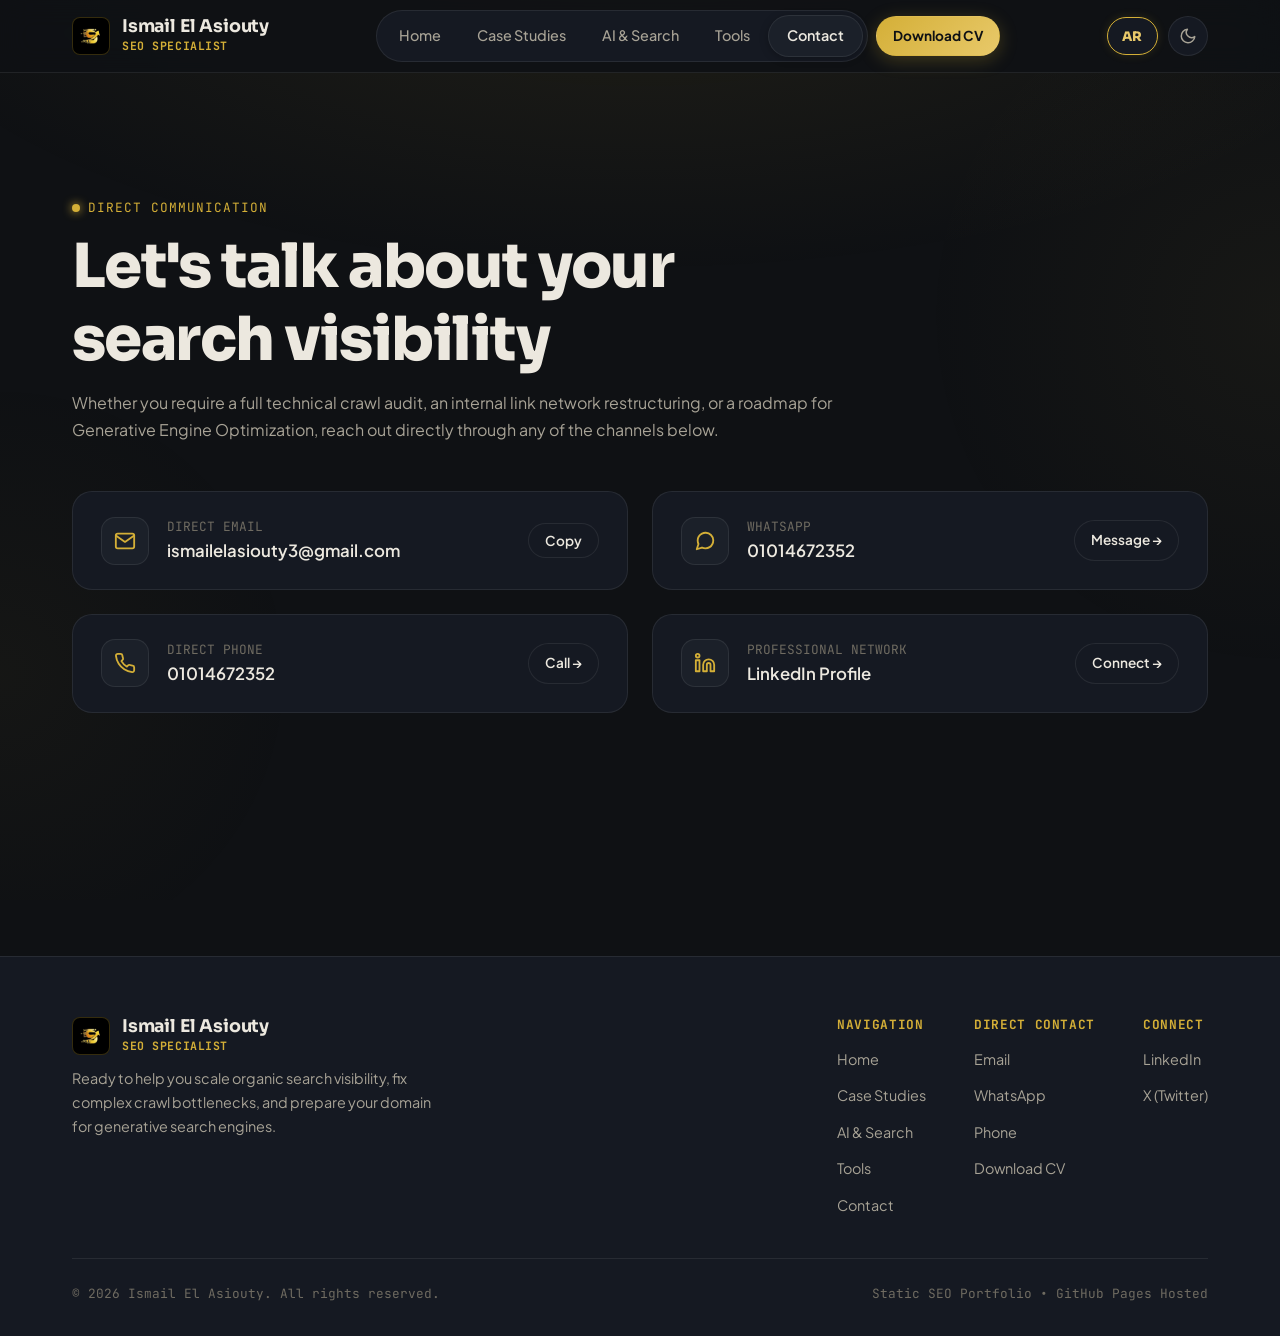
<file: contact.html>
<!DOCTYPE html>
<html lang="en">
<head>
  <meta charset="UTF-8">
  <meta name="viewport" content="width=device-width, initial-scale=1.0">
  <title>Contact | Ismail El Asiouty - SEO Specialist</title>
  <meta name="description" content="Get in touch with Ismail El Asiouty, SEO Specialist. Inquire about technical SEO audits, Generative Engine Optimization, or data automation.">
  <link rel="canonical" href="https://isamilelasiouty.github.io/Isamilelasiouty-portfolio-/contact.html">

  <!-- Open Graph -->
  <meta property="og:type" content="website">
  <meta property="og:url" content="https://isamilelasiouty.github.io/Isamilelasiouty-portfolio-/contact.html">
  <meta property="og:title" content="Contact | Ismail El Asiouty">
  <meta property="og:description" content="Let's talk about your search visibility, technical SEO audits, and generative engine optimization.">
  <meta property="og:image" content="assets/images/og-image.jpg">

  <!-- Twitter Card -->
  <meta name="twitter:card" content="summary_large_image">
  <meta name="twitter:url" content="https://isamilelasiouty.github.io/Isamilelasiouty-portfolio-/contact.html">
  <meta name="twitter:title" content="Contact | Ismail El Asiouty">
  <meta name="twitter:description" content="Let's talk about your search visibility, technical SEO audits, and generative engine optimization.">
  <meta name="twitter:image" content="assets/images/og-image.jpg">

  <!-- Favicons -->
  <link rel="icon" type="image/x-icon" href="assets/images/favicon.ico">
  <link rel="icon" type="image/png" sizes="32x32" href="assets/images/favicon-32x32.png">
  <link rel="apple-touch-icon" sizes="180x180" href="assets/images/apple-touch-icon.png">
  <meta name="theme-color" content="#0F1114">

  <!-- Preconnect & Fonts -->
  <link rel="preconnect" href="https://fonts.googleapis.com">
  <link rel="preconnect" href="https://fonts.gstatic.com" crossorigin>
  <link href="https://fonts.googleapis.com/css2?family=Cairo:wght@400;600;700;800&family=JetBrains+Mono:wght@400;500;700&family=Plus+Jakarta+Sans:wght@400;500;600;700&family=Sora:wght@600;700;800&display=swap" rel="stylesheet">

  <!-- Stylesheet -->
  <link rel="stylesheet" href="assets/css/main.css">

  <!-- JSON-LD Structured Data -->
  <script type="application/ld+json">
  {
    "@context": "https://schema.org",
    "@type": "BreadcrumbList",
    "itemListElement": [
      {
        "@type": "ListItem",
        "position": 1,
        "name": "Home",
        "item": "https://isamilelasiouty.github.io/Isamilelasiouty-portfolio-/"
      },
      {
        "@type": "ListItem",
        "position": 2,
        "name": "Contact",
        "item": "https://isamilelasiouty.github.io/Isamilelasiouty-portfolio-/contact.html"
      }
    ]
  }
  </script>
</head>
<body>
  <!-- Accessible Skip Link -->
  <a href="#main-content" class="skip-link">Skip to main content</a>

  <!-- Header -->
  <header class="site-header">
    <div class="scroll-progress" aria-hidden="true"></div>
    <div class="container">
      <nav class="nav-wrap" aria-label="Main Navigation">
        <a href="index.html" class="brand" aria-label="Ismail El Asiouty Home">
          <img src="assets/images/logo-transparent.png" alt="Ismail El Asiouty Emblem Logo" class="brand-logo" width="38" height="38">
          <div class="brand-text">
            <span class="brand-name">Ismail El Asiouty</span>
            <span class="brand-role">SEO Specialist</span>
          </div>
        </a>

        <div class="nav-desktop">
          <ul class="nav-links">
            <li><a href="index.html" class="nav-link" data-i18n="nav.home">Home</a></li>
            <li><a href="case-studies.html" class="nav-link" data-i18n="nav.case_studies">Case Studies</a></li>
            <li><a href="ai-search.html" class="nav-link" data-i18n="nav.ai_search">AI &amp; Search</a></li>
            <li><a href="tools.html" class="nav-link" data-i18n="nav.tools">Tools</a></li>
            <li><a href="contact.html" class="nav-link active" aria-current="page" data-i18n="nav.contact">Contact</a></li>
          </ul>
          <a href="assets/cv/Ismail-El-Asiouty-CV.pdf" class="btn btn-primary btn-sm nav-cv-btn" download data-i18n="nav.download_cv">Download CV</a>
        </div>

        <div class="nav-actions-always">
          <button type="button" class="lang-toggle" aria-label="Toggle language">
            <span class="lang-text">AR</span>
          </button>
          <button type="button" class="theme-toggle" aria-label="Toggle light/dark theme">
            <svg class="icon-moon" viewBox="0 0 24 24" aria-hidden="true"><path d="M21 12.79A9 9 0 1 1 11.21 3 7 7 0 0 0 21 12.79z"></path></svg>
            <svg class="icon-sun" viewBox="0 0 24 24" aria-hidden="true"><circle cx="12" cy="12" r="5"></circle><line x1="12" y1="1" x2="12" y2="3"></line><line x1="12" y1="21" x2="12" y2="23"></line><line x1="4.22" y1="4.22" x2="5.64" y2="5.64"></line><line x1="18.36" y1="18.36" x2="19.78" y2="19.78"></line><line x1="1" y1="12" x2="3" y2="12"></line><line x1="21" y1="12" x2="23" y2="12"></line><line x1="4.22" y1="19.78" x2="5.64" y2="18.36"></line><line x1="18.36" y1="5.64" x2="19.78" y2="4.22"></line></svg>
          </button>
          <button type="button" class="mobile-toggle" aria-label="Open mobile menu" aria-expanded="false">
            <span></span>
          </button>
        </div>
      </nav>
    </div>

    <!-- Mobile Drawer -->
    <div class="nav-mobile-drawer" aria-label="Mobile Navigation">
      <a href="index.html" class="nav-link" data-i18n="nav.home">Home</a>
      <a href="case-studies.html" class="nav-link" data-i18n="nav.case_studies">Case Studies</a>
      <a href="ai-search.html" class="nav-link" data-i18n="nav.ai_search">AI &amp; Search</a>
      <a href="tools.html" class="nav-link" data-i18n="nav.tools">Tools</a>
      <a href="contact.html" class="nav-link active" data-i18n="nav.contact">Contact</a>
      <div style="margin-top: 16px; display: flex; flex-direction: column; gap: 12px;">
        <a href="assets/cv/Ismail-El-Asiouty-CV.pdf" class="btn btn-primary" download data-i18n="nav.download_cv">Download CV</a>
        <button type="button" class="btn btn-secondary lang-toggle" style="width: 100%;">
          Language: <span class="lang-text" style="font-weight: 800; margin-left: 6px;">AR</span>
        </button>
      </div>
    </div>
    </div>
  </header>

  <!-- Main Content -->
  <main id="main-content">
    <div class="container section">

      <!-- Header -->
      <div class="reveal" style="max-width: 800px; margin-bottom: 48px;">
        <span class="section-tag">Direct Communication</span>
        <h1 style="margin-bottom: 14px;">Let's talk about your search visibility</h1>
        <p>
          Whether you require a full technical crawl audit, an internal link network restructuring, or a roadmap for Generative Engine Optimization, reach out directly through any of the channels below.
        </p>
      </div>

      <!-- Contact Grid -->
      <div class="contact-grid reveal-stagger">

        <!-- Email Card -->
        <div class="contact-card">
          <div class="contact-card-info">
            <div class="contact-icon" aria-hidden="true">
              <!-- Custom clean inline SVG icon (no 3rd party brand logo) -->
              <svg viewBox="0 0 24 24" fill="none" stroke="currentColor" stroke-width="2" stroke-linecap="round" stroke-linejoin="round">
                <path d="M4 4h16c1.1 0 2 .9 2 2v12c0 1.1-.9 2-2 2H4c-1.1 0-2-.9-2-2V6c0-1.1.9-2 2-2z"></path>
                <polyline points="22,6 12,13 2,6"></polyline>
              </svg>
            </div>
            <div>
              <div class="contact-title">Direct Email</div>
              <a href="mailto:ismailelasiouty3@gmail.com" class="contact-val">ismailelasiouty3@gmail.com</a>
            </div>
          </div>
          <button type="button" class="btn btn-secondary btn-sm" data-copy="ismailelasiouty3@gmail.com" aria-label="Copy email address to clipboard">
            Copy
          </button>
        </div>

        <!-- WhatsApp Card -->
        <a href="https://wa.me/201014672352" target="_blank" rel="noopener" class="contact-card" aria-label="Message on WhatsApp (opens in new tab)">
          <div class="contact-card-info">
            <div class="contact-icon" aria-hidden="true">
              <svg viewBox="0 0 24 24" fill="none" stroke="currentColor" stroke-width="2" stroke-linecap="round" stroke-linejoin="round">
                <path d="M21 11.5a8.38 8.38 0 0 1-.9 3.8 8.5 8.5 0 0 1-7.6 4.7 8.38 8.38 0 0 1-3.8-.9L3 21l1.9-5.7a8.38 8.38 0 0 1-.9-3.8 8.5 8.5 0 0 1 4.7-7.6 8.38 8.38 0 0 1 3.8-.9h.5a8.48 8.48 0 0 1 8 8v.5z"></path>
              </svg>
            </div>
            <div>
              <div class="contact-title">WhatsApp</div>
              <div class="contact-val">01014672352</div>
            </div>
          </div>
          <span class="btn btn-secondary btn-sm">Message &rarr;</span>
        </a>

        <!-- Phone Card -->
        <a href="tel:+201014672352" class="contact-card" aria-label="Direct Telephone Call">
          <div class="contact-card-info">
            <div class="contact-icon" aria-hidden="true">
              <svg viewBox="0 0 24 24" fill="none" stroke="currentColor" stroke-width="2" stroke-linecap="round" stroke-linejoin="round">
                <path d="M22 16.92v3a2 2 0 0 1-2.18 2 19.79 19.79 0 0 1-8.63-3.07 19.5 19.5 0 0 1-6-6 19.79 19.79 0 0 1-3.07-8.67A2 2 0 0 1 4.11 2h3a2 2 0 0 1 2 1.72 12.84 12.84 0 0 0 .7 2.81 2 2 0 0 1-.45 2.11L8.09 9.91a16 16 0 0 0 6 6l1.27-1.27a2 2 0 0 1 2.11-.45 12.84 12.84 0 0 0 2.81.7A2 2 0 0 1 22 16.92z"></path>
              </svg>
            </div>
            <div>
              <div class="contact-title">Direct Phone</div>
              <div class="contact-val">01014672352</div>
            </div>
          </div>
          <span class="btn btn-secondary btn-sm">Call &rarr;</span>
        </a>

        <!-- LinkedIn Card -->
        <a href="https://www.linkedin.com/in/ismailelasiouty/" target="_blank" rel="noopener" class="contact-card" aria-label="Visit LinkedIn profile (opens in new tab)">
          <div class="contact-card-info">
            <div class="contact-icon" aria-hidden="true">
              <svg viewBox="0 0 24 24" fill="none" stroke="currentColor" stroke-width="2" stroke-linecap="round" stroke-linejoin="round">
                <path d="M16 8a6 6 0 0 1 6 6v7h-4v-7a2 2 0 0 0-2-2 2 2 0 0 0-2 2v7h-4v-7a6 6 0 0 1 6-6z"></path>
                <rect x="2" y="9" width="4" height="12"></rect>
                <circle cx="4" cy="4" r="2"></circle>
              </svg>
            </div>
            <div>
              <div class="contact-title">Professional Network</div>
              <div class="contact-val">LinkedIn Profile</div>
            </div>
          </div>
          <span class="btn btn-secondary btn-sm">Connect &rarr;</span>
        </a>

        <!-- X (Twitter) Card -->
        <a href="https://x.com/ismailelasiouty" target="_blank" rel="noopener" class="contact-card" aria-label="Visit X profile (opens in new tab)">
          <div class="contact-card-info">
            <div class="contact-icon" aria-hidden="true">
              <svg viewBox="0 0 24 24" fill="none" stroke="currentColor" stroke-width="2" stroke-linecap="round" stroke-linejoin="round">
                <path d="M4 4l11.733 16h4.267l-11.733 -16z"></path>
                <path d="M4 20l6.768 -6.768m2.46 -2.46l6.772 -6.772"></path>
              </svg>
            </div>
            <div>
              <div class="contact-title">Search Commentary</div>
              <div class="contact-val">@ismailelasiouty</div>
            </div>
          </div>
          <span class="btn btn-secondary btn-sm">Follow &rarr;</span>
        </a>

        <!-- Curriculum Vitae Card -->
        <div class="contact-card">
          <div class="contact-card-info">
            <div class="contact-icon" aria-hidden="true">
              <svg viewBox="0 0 24 24" fill="none" stroke="currentColor" stroke-width="2" stroke-linecap="round" stroke-linejoin="round">
                <path d="M14 2H6a2 2 0 0 0-2 2v16a2 2 0 0 0 2 2h12a2 2 0 0 0 2-2V8z"></path>
                <polyline points="14 2 14 8 20 8"></polyline>
                <line x1="16" y1="13" x2="8" y2="13"></line>
                <line x1="16" y1="17" x2="8" y2="17"></line>
                <polyline points="10 9 9 9 8 9"></polyline>
              </svg>
            </div>
            <div>
              <div class="contact-title">Curriculum Vitae</div>
              <div class="contact-val">Ismail-El-Asiouty-CV.pdf</div>
            </div>
          </div>
          <a href="assets/cv/Ismail-El-Asiouty-CV.pdf" class="btn btn-primary btn-sm" download>
            Download CV
          </a>
        </div>

      </div>

    </div>
  </main>

  <!-- Toast Notification -->
  <div id="toast" class="toast" role="status" aria-live="polite"></div>

  <!-- Back to Top Button -->
  <button type="button" class="back-to-top" aria-label="Back to top">
    <svg width="20" height="20" viewBox="0 0 24 24" fill="none" stroke="currentColor" stroke-width="2" stroke-linecap="round" stroke-linejoin="round" aria-hidden="true"><polyline points="18 15 12 9 6 15"></polyline></svg>
  </button>

  <!-- Footer -->
  <footer class="site-footer">
    <div class="container">
      <div class="footer-top">
        <div class="footer-brand">
          <div class="brand">
            <img src="assets/images/logo-transparent.png" alt="Logo" class="brand-logo" width="38" height="38">
            <div class="brand-text">
              <span class="brand-name">Ismail El Asiouty</span>
              <span class="brand-role">SEO Specialist</span>
            </div>
          </div>
          <p>
            Ready to help you scale organic search visibility, fix complex crawl bottlenecks, and prepare your domain for generative search engines.
          </p>
        </div>

        <div class="footer-links">
          <div class="footer-col">
            <h5>Navigation</h5>
            <ul>
              <li><a href="index.html" data-i18n="nav.home">Home</a></li>
              <li><a href="case-studies.html" data-i18n="nav.case_studies">Case Studies</a></li>
              <li><a href="ai-search.html" data-i18n="nav.ai_search">AI &amp; Search</a></li>
              <li><a href="tools.html" data-i18n="nav.tools">Tools</a></li>
              <li><a href="contact.html" data-i18n="nav.contact">Contact</a></li>
            </ul>
          </div>

          <div class="footer-col">
            <h5>Direct Contact</h5>
            <ul>
              <li><a href="mailto:ismailelasiouty3@gmail.com">Email</a></li>
              <li><a href="https://wa.me/201014672352" target="_blank" rel="noopener">WhatsApp</a></li>
              <li><a href="tel:+201014672352">Phone</a></li>
              <li><a href="assets/cv/Ismail-El-Asiouty-CV.pdf" download>Download CV</a></li>
            </ul>
          </div>

          <div class="footer-col">
            <h5>Connect</h5>
            <ul>
              <li><a href="https://www.linkedin.com/in/ismailelasiouty/" target="_blank" rel="noopener">LinkedIn</a></li>
              <li><a href="https://x.com/ismailelasiouty" target="_blank" rel="noopener">X (Twitter)</a></li>
            </ul>
          </div>
        </div>
      </div>

      <div class="footer-bottom">
        <span>&copy; 2026 Ismail El Asiouty. All rights reserved.</span>
        <span>Static SEO Portfolio &bull; GitHub Pages Hosted</span>
      </div>
    </div>
  </footer>

  <script src="assets/js/main.js"></script>
</body>
</html>
</file>
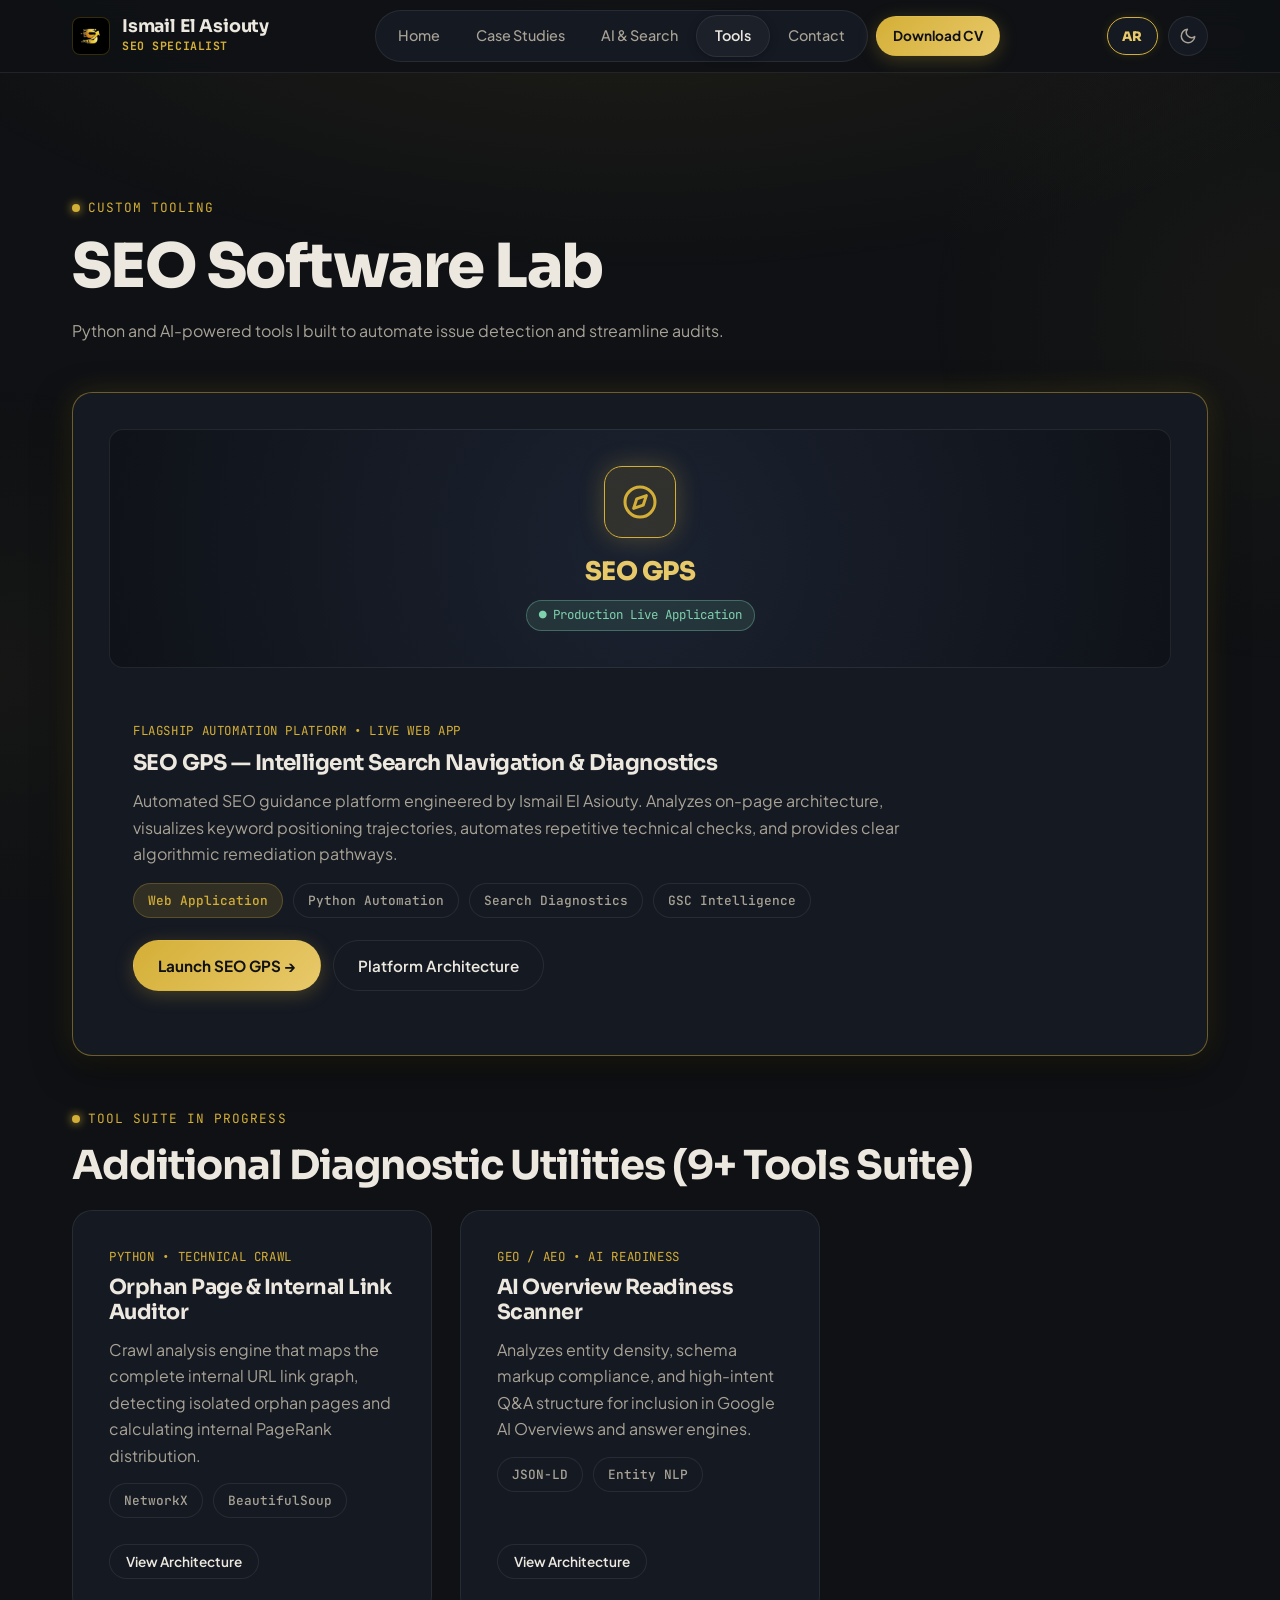
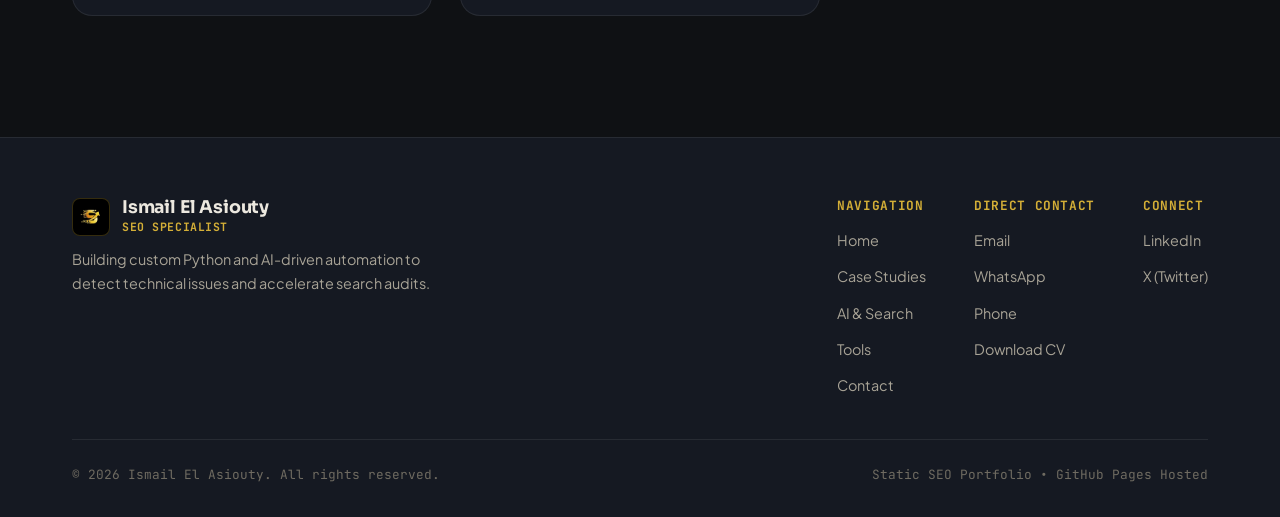
<file: tools.html>
<!DOCTYPE html>
<html lang="en">
<head>
  <meta charset="UTF-8">
  <meta name="viewport" content="width=device-width, initial-scale=1.0">
  <title>SEO Software Lab | Ismail El Asiouty</title>
  <meta name="description" content="Python and AI-powered SEO diagnostic and automation tools built by Ismail El Asiouty to streamline audits and detect technical issues.">
  <link rel="canonical" href="https://isamilelasiouty.github.io/Isamilelasiouty-portfolio-/tools.html">

  <!-- Open Graph -->
  <meta property="og:type" content="website">
  <meta property="og:url" content="https://isamilelasiouty.github.io/Isamilelasiouty-portfolio-/tools.html">
  <meta property="og:title" content="SEO Software Lab | Ismail El Asiouty">
  <meta property="og:description" content="Custom Python and AI-driven automation scripts for crawl diagnostics, internal link graph auditing, and search data extraction.">
  <meta property="og:image" content="assets/images/og-image.jpg">

  <!-- Twitter Card -->
  <meta name="twitter:card" content="summary_large_image">
  <meta name="twitter:url" content="https://isamilelasiouty.github.io/Isamilelasiouty-portfolio-/tools.html">
  <meta name="twitter:title" content="SEO Software Lab | Ismail El Asiouty">
  <meta name="twitter:description" content="Custom Python and AI-driven automation scripts for crawl diagnostics, internal link graph auditing, and search data extraction.">
  <meta name="twitter:image" content="assets/images/og-image.jpg">

  <!-- Favicons -->
  <link rel="icon" type="image/x-icon" href="assets/images/favicon.ico">
  <link rel="icon" type="image/png" sizes="32x32" href="assets/images/favicon-32x32.png">
  <link rel="apple-touch-icon" sizes="180x180" href="assets/images/apple-touch-icon.png">
  <meta name="theme-color" content="#0F1114">

  <!-- Preconnect & Fonts -->
  <link rel="preconnect" href="https://fonts.googleapis.com">
  <link rel="preconnect" href="https://fonts.gstatic.com" crossorigin>
  <link href="https://fonts.googleapis.com/css2?family=Cairo:wght@400;600;700;800&family=JetBrains+Mono:wght@400;500;700&family=Plus+Jakarta+Sans:wght@400;500;600;700&family=Sora:wght@600;700;800&display=swap" rel="stylesheet">

  <!-- Stylesheet -->
  <link rel="stylesheet" href="assets/css/main.css">

  <!-- JSON-LD Structured Data -->
  <script type="application/ld+json">
  {
    "@context": "https://schema.org",
    "@type": "BreadcrumbList",
    "itemListElement": [
      {
        "@type": "ListItem",
        "position": 1,
        "name": "Home",
        "item": "https://isamilelasiouty.github.io/Isamilelasiouty-portfolio-/"
      },
      {
        "@type": "ListItem",
        "position": 2,
        "name": "Tools",
        "item": "https://isamilelasiouty.github.io/Isamilelasiouty-portfolio-/tools.html"
      }
    ]
  }
  </script>
</head>
<body>
  <!-- Accessible Skip Link -->
  <a href="#main-content" class="skip-link">Skip to main content</a>

  <!-- Header -->
  <header class="site-header">
    <div class="scroll-progress" aria-hidden="true"></div>
    <div class="container">
      <nav class="nav-wrap" aria-label="Main Navigation">
        <a href="index.html" class="brand" aria-label="Ismail El Asiouty Home">
          <img src="assets/images/logo-transparent.png" alt="Ismail El Asiouty Emblem Logo" class="brand-logo" width="38" height="38">
          <div class="brand-text">
            <span class="brand-name">Ismail El Asiouty</span>
            <span class="brand-role">SEO Specialist</span>
          </div>
        </a>

        <div class="nav-desktop">
          <ul class="nav-links">
            <li><a href="index.html" class="nav-link" data-i18n="nav.home">Home</a></li>
            <li><a href="case-studies.html" class="nav-link" data-i18n="nav.case_studies">Case Studies</a></li>
            <li><a href="ai-search.html" class="nav-link" data-i18n="nav.ai_search">AI &amp; Search</a></li>
            <li><a href="tools.html" class="nav-link active" aria-current="page" data-i18n="nav.tools">Tools</a></li>
            <li><a href="contact.html" class="nav-link" data-i18n="nav.contact">Contact</a></li>
          </ul>
          <a href="assets/cv/Ismail-El-Asiouty-CV.pdf" class="btn btn-primary btn-sm nav-cv-btn" download data-i18n="nav.download_cv">Download CV</a>
        </div>

        <div class="nav-actions-always">
          <button type="button" class="lang-toggle" aria-label="Toggle language">
            <span class="lang-text">AR</span>
          </button>
          <button type="button" class="theme-toggle" aria-label="Toggle light/dark theme">
            <svg class="icon-moon" viewBox="0 0 24 24" aria-hidden="true"><path d="M21 12.79A9 9 0 1 1 11.21 3 7 7 0 0 0 21 12.79z"></path></svg>
            <svg class="icon-sun" viewBox="0 0 24 24" aria-hidden="true"><circle cx="12" cy="12" r="5"></circle><line x1="12" y1="1" x2="12" y2="3"></line><line x1="12" y1="21" x2="12" y2="23"></line><line x1="4.22" y1="4.22" x2="5.64" y2="5.64"></line><line x1="18.36" y1="18.36" x2="19.78" y2="19.78"></line><line x1="1" y1="12" x2="3" y2="12"></line><line x1="21" y1="12" x2="23" y2="12"></line><line x1="4.22" y1="19.78" x2="5.64" y2="18.36"></line><line x1="18.36" y1="5.64" x2="19.78" y2="4.22"></line></svg>
          </button>
          <button type="button" class="mobile-toggle" aria-label="Open mobile menu" aria-expanded="false">
            <span></span>
          </button>
        </div>
      </nav>
    </div>

    <!-- Mobile Drawer -->
    <div class="nav-mobile-drawer" aria-label="Mobile Navigation">
      <a href="index.html" class="nav-link" data-i18n="nav.home">Home</a>
      <a href="case-studies.html" class="nav-link" data-i18n="nav.case_studies">Case Studies</a>
      <a href="ai-search.html" class="nav-link" data-i18n="nav.ai_search">AI &amp; Search</a>
      <a href="tools.html" class="nav-link active" data-i18n="nav.tools">Tools</a>
      <a href="contact.html" class="nav-link" data-i18n="nav.contact">Contact</a>
      <div style="margin-top: 16px; display: flex; flex-direction: column; gap: 12px;">
        <a href="assets/cv/Ismail-El-Asiouty-CV.pdf" class="btn btn-primary" download data-i18n="nav.download_cv">Download CV</a>
        <button type="button" class="btn btn-secondary lang-toggle" style="width: 100%;">
          Language: <span class="lang-text" style="font-weight: 800; margin-left: 6px;">AR</span>
        </button>
      </div>
    </div>
    </div>
  </header>

  <!-- Main Content -->
  <main id="main-content">
    <div class="container section">

      <!-- Section Header -->
      <div class="reveal" style="max-width: 800px; margin-bottom: 48px;">
        <span class="section-tag">Custom Tooling</span>
        <h1 style="margin-bottom: 14px;">SEO Software Lab</h1>
        <p>
          Python and AI-powered tools I built to automate issue detection and streamline audits.
        </p>
      </div>

      <!-- ===================================================================
           DOCUMENTED CARD TEMPLATE (Copy & paste this block to add a new tool)
           =================================================================== -->
      <!--
      <article class="card result-card reveal">
        <div class="result-card-thumb">
          <img src="assets/images/case-1-medical-main.webp" alt="Tool Screenshot" width="800" height="400" loading="lazy">
        </div>
        <span class="result-card-meta">Python &bull; Technical Audit</span>
        <h3>Orphan Page &amp; Internal Link Auditor</h3>
        <p>
          Crawl analysis engine that maps the complete internal URL link graph, detecting isolated orphan pages and calculating internal PageRank equity.
        </p>
        <div class="chip-group" style="margin: 14px 0;">
          <span class="chip">Python 3.12</span>
          <span class="chip">NetworkX</span>
          <span class="chip">Advertools</span>
        </div>
        <div style="display: flex; gap: 10px; margin-top: auto; padding-top: 14px;">
          <button type="button" class="btn btn-secondary btn-sm"
                  data-open-modal
                  data-tool-title="Orphan Page & Internal Link Auditor"
                  data-tool-desc="Parses XML sitemaps and recursive crawl exports to construct a directed graph. Identifies zero in-degree nodes (orphan pages) and suggests optimal bidirectional anchor targets."
                  data-tool-stack="Python 3.12, NetworkX, Pandas, Beautiful Soup">
            View Details
          </button>
          <a href="https://github.com/YOUR-USERNAME" target="_blank" rel="noopener" class="btn btn-primary btn-sm">GitHub &rarr;</a>
        </div>
      </article>
      -->

      <!-- Active Featured Platform: SEO GPS -->
      <article class="card result-card reveal" style="border: 1px solid rgba(212, 175, 55, 0.45); box-shadow: 0 12px 36px rgba(0, 0, 0, 0.5), 0 0 28px rgba(212, 175, 55, 0.18); margin-bottom: 40px;">
        <div class="result-card-thumb" style="background: radial-gradient(circle at center, #1b2230 0%, #0f1218 100%); padding: 36px 20px; text-align: center; border-bottom: 1px solid var(--border);">
          <div style="display: inline-flex; align-items: center; justify-content: center; width: 72px; height: 72px; border-radius: 18px; background: rgba(212, 175, 55, 0.12); border: 1px solid var(--gold); margin-bottom: 12px; box-shadow: 0 0 24px rgba(212, 175, 55, 0.28);">
            <svg width="36" height="36" viewBox="0 0 24 24" fill="none" stroke="var(--gold)" stroke-width="2" stroke-linecap="round" stroke-linejoin="round">
              <circle cx="12" cy="12" r="10"></circle>
              <polygon points="16.24 7.76 14.12 14.12 7.76 16.24 9.88 9.88 16.24 7.76"></polygon>
            </svg>
          </div>
          <div style="font-family: var(--font-heading); font-size: 1.6rem; font-weight: 800; color: var(--gold-light); letter-spacing: -0.02em;">SEO GPS</div>
          <span style="font-family: var(--font-mono); font-size: 0.78rem; color: var(--green); background: rgba(127, 209, 174, 0.12); border: 1px solid rgba(127, 209, 174, 0.35); padding: 4px 12px; border-radius: 999px; margin-top: 8px; display: inline-block;">● Production Live Application</span>
        </div>
        <div style="padding: 28px 24px;">
          <span class="result-card-meta" data-i18n="tools.gps_meta">Flagship Automation Platform &bull; Live Web App</span>
          <h2 style="font-size: 1.35rem; margin: 8px 0 12px;" data-i18n="tools.gps_title">SEO GPS &mdash; Intelligent Search Navigation &amp; Diagnostics</h2>
          <p data-i18n="tools.gps_desc">
            Automated SEO guidance platform engineered by Ismail El Asiouty. Analyzes on-page architecture, visualizes keyword positioning trajectories, automates repetitive technical checks, and provides clear algorithmic remediation pathways.
          </p>
          <div class="chip-group" style="margin: 16px 0;">
            <span class="chip chip-gold">Web Application</span>
            <span class="chip">Python Automation</span>
            <span class="chip">Search Diagnostics</span>
            <span class="chip">GSC Intelligence</span>
          </div>
          <div style="display: flex; gap: 12px; margin-top: 22px; flex-wrap: wrap;">
            <a href="https://isamilelasiouty.github.io/seo-gps/" target="_blank" rel="noopener" class="btn btn-primary" data-i18n="tools.launch_btn">
              Launch SEO GPS &rarr;
            </a>
            <button type="button" class="btn btn-secondary"
                    data-open-modal
                    data-tool-title="SEO GPS — Automation Platform"
                    data-tool-desc="Engineered by Ismail El Asiouty to act as a real-time navigational compass for SEO performance. Incorporates technical crawling protocols, content signal assessment, and algorithmic ranking diagnostics to prioritize high-impact growth actions."
                    data-tool-stack="Static Web Architecture, Vanilla JS, Python Data Pipeline, Search Console API Data Structures"
                    data-i18n="tools.details_btn">
              Platform Architecture
            </button>
          </div>
        </div>
      </article>

      <!-- Additional Custom Tooling Pipeline -->
      <div class="reveal" style="margin-top: 48px;">
        <span class="section-tag" data-i18n="tools.pipeline_tag">Tool Suite in Progress</span>
        <h2 style="margin-bottom: 20px;" data-i18n="tools.pipeline_title">Additional Diagnostic Utilities (9+ Tools Suite)</h2>
        <div class="results-grid reveal-stagger">
          <article class="card result-card">
            <span class="result-card-meta">Python &bull; Technical Crawl</span>
            <h3 data-i18n="tools.tool1_title">Orphan Page &amp; Internal Link Auditor</h3>
            <p data-i18n="tools.tool1_desc">Crawl analysis engine that maps the complete internal URL link graph, detecting isolated orphan pages and calculating internal PageRank distribution.</p>
            <div class="chip-group" style="margin: 14px 0;">
              <span class="chip">NetworkX</span>
              <span class="chip">BeautifulSoup</span>
            </div>
            <div style="margin-top: auto; padding-top: 12px;">
              <button type="button" class="btn btn-secondary btn-sm"
                      data-open-modal
                      data-tool-title="Orphan Page & Internal Link Auditor"
                      data-tool-desc="Constructs a directed graph from XML sitemaps and site crawl exports. Identifies zero in-degree nodes and calculates bidirectional internal link equity."
                      data-tool-stack="Python 3.12, NetworkX, Pandas, Beautiful Soup">
                View Architecture
              </button>
            </div>
          </article>

          <article class="card result-card">
            <span class="result-card-meta">GEO / AEO &bull; AI Readiness</span>
            <h3 data-i18n="tools.tool2_title">AI Overview Readiness Scanner</h3>
            <p data-i18n="tools.tool2_desc">Analyzes entity density, schema markup compliance, and high-intent Q&A structure for inclusion in Google AI Overviews and answer engines.</p>
            <div class="chip-group" style="margin: 14px 0;">
              <span class="chip">JSON-LD</span>
              <span class="chip">Entity NLP</span>
            </div>
            <div style="margin-top: auto; padding-top: 12px;">
              <button type="button" class="btn btn-secondary btn-sm"
                      data-open-modal
                      data-tool-title="AI Overview Readiness Scanner"
                      data-tool-desc="Scores pages on entity salient depth, schema completeness, and concise answer formulations matching LLM extraction patterns."
                      data-tool-stack="Python, Schema.org Validator, Transformers Tokenizer">
                View Architecture
              </button>
            </div>
          </article>
        </div>
      </div>

    </div>
  </main>

  <!-- Tool Detail Dynamic Modal (Wired to data-attributes) -->
  <div id="tool-detail-modal" class="modal-overlay" role="dialog" aria-modal="true" aria-labelledby="modal-tool-title">
    <div class="modal-box">
      <button type="button" class="modal-close" aria-label="Close modal">&times;</button>
      <span class="section-tag">Software Details</span>
      <h3 id="modal-tool-title" style="margin: 8px 0 14px; font-size: 1.4rem;">Tool Title</h3>
      <p id="modal-tool-desc" style="color: var(--text-2); font-size: 0.95rem; margin-bottom: 20px;">
        Detailed description of the tool mechanism and output reports.
      </p>
      <div style="background: var(--surface-2); padding: 14px 18px; border-radius: var(--radius-sm); border: 1px solid var(--border);">
        <strong style="font-family: var(--font-mono); font-size: 0.8rem; color: var(--gold); text-transform: uppercase;">Technical Stack:</strong>
        <p id="modal-tool-stack" style="font-family: var(--font-mono); font-size: 0.88rem; margin-top: 4px; color: var(--text);">
          Python, Pandas, Advertools
        </p>
      </div>
    </div>
  </div>

  <!-- Back to Top Button -->
  <button type="button" class="back-to-top" aria-label="Back to top">
    <svg width="20" height="20" viewBox="0 0 24 24" fill="none" stroke="currentColor" stroke-width="2" stroke-linecap="round" stroke-linejoin="round" aria-hidden="true"><polyline points="18 15 12 9 6 15"></polyline></svg>
  </button>

  <!-- Footer -->
  <footer class="site-footer">
    <div class="container">
      <div class="footer-top">
        <div class="footer-brand">
          <div class="brand">
            <img src="assets/images/logo-transparent.png" alt="Logo" class="brand-logo" width="38" height="38">
            <div class="brand-text">
              <span class="brand-name">Ismail El Asiouty</span>
              <span class="brand-role">SEO Specialist</span>
            </div>
          </div>
          <p>
            Building custom Python and AI-driven automation to detect technical issues and accelerate search audits.
          </p>
        </div>

        <div class="footer-links">
          <div class="footer-col">
            <h5>Navigation</h5>
            <ul>
              <li><a href="index.html" data-i18n="nav.home">Home</a></li>
              <li><a href="case-studies.html" data-i18n="nav.case_studies">Case Studies</a></li>
              <li><a href="ai-search.html" data-i18n="nav.ai_search">AI &amp; Search</a></li>
              <li><a href="tools.html" data-i18n="nav.tools">Tools</a></li>
              <li><a href="contact.html" data-i18n="nav.contact">Contact</a></li>
            </ul>
          </div>

          <div class="footer-col">
            <h5>Direct Contact</h5>
            <ul>
              <li><a href="mailto:ismailelasiouty3@gmail.com">Email</a></li>
              <li><a href="https://wa.me/201014672352" target="_blank" rel="noopener">WhatsApp</a></li>
              <li><a href="tel:+201014672352">Phone</a></li>
              <li><a href="assets/cv/Ismail-El-Asiouty-CV.pdf" download>Download CV</a></li>
            </ul>
          </div>

          <div class="footer-col">
            <h5>Connect</h5>
            <ul>
              <li><a href="https://www.linkedin.com/in/ismailelasiouty/" target="_blank" rel="noopener">LinkedIn</a></li>
              <li><a href="https://x.com/ismailelasiouty" target="_blank" rel="noopener">X (Twitter)</a></li>
            </ul>
          </div>
        </div>
      </div>

      <div class="footer-bottom">
        <span>&copy; 2026 Ismail El Asiouty. All rights reserved.</span>
        <span>Static SEO Portfolio &bull; GitHub Pages Hosted</span>
      </div>
    </div>
  </footer>

  <script src="assets/js/main.js"></script>
</body>
</html>
</file>
<file: assets/css/main.css>
html, body {
  overflow-x: hidden !important;
  max-width: 100vw !important;
  width: 100% !important;
}

/* ==========================================================================
   ISMAIL EL ASIOUTY - SEO SPECIALIST PORTFOLIO
   Design System: Calm Premium Command Center
   Shared Stylesheet (Zero Frameworks, 100% Vanilla CSS)
   ========================================================================== */

/* --------------------------------------------------------------------------
   0. VIEW TRANSITIONS & RESET
   -------------------------------------------------------------------------- */
@view-transition {
  navigation: auto;
}

::view-transition-old(root),
::view-transition-new(root) {
  animation-duration: 220ms;
  animation-timing-function: cubic-bezier(0.2, 0, 0, 1);
}

::view-transition-old(site-logo),
::view-transition-new(site-logo) {
  animation-duration: 260ms;
}

*, *::before, *::after {
  box-sizing: border-box;
  margin: 0;
  padding: 0;
}

html {
  scroll-behavior: smooth;
  -webkit-text-size-adjust: 100%;
  font-size: 16px;
  background-color: var(--bg);
  color: var(--text);
}

/* --------------------------------------------------------------------------
   1. DESIGN TOKENS
   -------------------------------------------------------------------------- */
:root {
  /* Dark Theme (Default) */
  --bg: #0F1114;
  --surface: #151922;
  --surface-2: #1B2029;
  --surface-elevated: #222834;
  --border: rgba(255, 255, 255, 0.08);
  --border-focus: rgba(212, 175, 55, 0.5);
  
  --text: #ECE8DF;
  --text-2: #A8A396;
  --text-3: #6F6B61;
  
  --gold: #D4AF37;
  --gold-light: #E8C96A;
  --gold-deep: #9A7B1E;
  --gold-glow: rgba(212, 175, 55, 0.15);
  --gold-border: rgba(212, 175, 55, 0.25);
  
  --green: #7FD1AE;
  --green-glow: rgba(127, 209, 174, 0.15);
  
  --font-heading: 'Sora', -apple-system, BlinkMacSystemFont, "Segoe UI", Roboto, sans-serif;
  --font-body: 'Plus Jakarta Sans', -apple-system, BlinkMacSystemFont, "Segoe UI", Roboto, sans-serif;
  --font-mono: 'JetBrains Mono', monospace;

  --radius-sm: 8px;
  --radius-md: 14px;
  --radius-lg: 20px;
  --radius-xl: 28px;
  
  --shadow-sm: 0 2px 8px rgba(0, 0, 0, 0.25);
  --shadow-md: 0 8px 24px rgba(0, 0, 0, 0.35);
  --shadow-lg: 0 16px 40px rgba(0, 0, 0, 0.45);
  --shadow-glow: 0 0 30px rgba(212, 175, 55, 0.12);
  
  --max-w: 1200px;
  --transition-fast: 150ms cubic-bezier(0.2, 0, 0, 1);
  --transition-normal: 250ms cubic-bezier(0.2, 0, 0, 1);
  --transition-slow: 400ms cubic-bezier(0.2, 0, 0, 1);
}

/* Warm Light Theme */
[data-theme="light"] {
  --bg: #F6F3EC;
  --surface: #FFFFFF;
  --surface-2: #EFEBE0;
  --surface-elevated: #E5E0D2;
  --border: rgba(0, 0, 0, 0.08);
  --border-focus: rgba(154, 123, 30, 0.6);
  
  --text: #1A1A1A;
  --text-2: #4A4740;
  --text-3: #78746B;
  
  --gold: #9A7B1E;
  --gold-light: #796014;
  --gold-deep: #5E4A0D;
  --gold-glow: rgba(154, 123, 30, 0.12);
  --gold-border: rgba(154, 123, 30, 0.3);
  
  --green: #2E825D;
  --green-glow: rgba(46, 130, 93, 0.12);
  
  --shadow-sm: 0 2px 8px rgba(0, 0, 0, 0.06);
  --shadow-md: 0 8px 24px rgba(0, 0, 0, 0.08);
  --shadow-lg: 0 16px 40px rgba(0, 0, 0, 0.12);
  --shadow-glow: 0 0 25px rgba(154, 123, 30, 0.1);
}

/* --------------------------------------------------------------------------
   2. TYPOGRAPHY & BASE ELEMENTS
   -------------------------------------------------------------------------- */
body {
  font-family: var(--font-body);
  font-weight: 400;
  line-height: 1.65;
  color: var(--text);
  background-color: var(--bg);
  min-height: 100vh;
  display: flex;
  flex-direction: column;
  overflow-x: hidden;
  position: relative;
}

/* Ambient Golden Sheen Overlay across entire site */
body::before {
  content: "";
  position: fixed;
  inset: 0;
  width: 100vw;
  height: 100vh;
  pointer-events: none;
  z-index: 0;
  background: 
    radial-gradient(ellipse 90% 55% at 50% -8%, rgba(212, 175, 55, 0.09) 0%, transparent 70%),
    radial-gradient(circle 600px at 100% 35%, rgba(212, 175, 55, 0.045) 0%, transparent 60%),
    radial-gradient(circle 500px at 0% 75%, rgba(212, 175, 55, 0.035) 0%, transparent 60%);
}

[data-theme="light"] body::before {
  background: 
    radial-gradient(ellipse 90% 55% at 50% -8%, rgba(154, 123, 30, 0.06) 0%, transparent 70%),
    radial-gradient(circle 600px at 100% 35%, rgba(154, 123, 30, 0.035) 0%, transparent 60%),
    radial-gradient(circle 500px at 0% 75%, rgba(154, 123, 30, 0.025) 0%, transparent 60%);
}

h1, h2, h3, h4, h5, h6 {
  font-family: var(--font-heading);
  color: var(--text);
  letter-spacing: -0.025em;
  font-weight: 700;
  line-height: 1.2;
}

h1 { font-size: clamp(2.2rem, 5vw, 3.8rem); font-weight: 800; }
h2 { font-size: clamp(1.75rem, 3.5vw, 2.5rem); }
h3 { font-size: clamp(1.25rem, 2.2vw, 1.75rem); }
h4 { font-size: 1.15rem; }

p {
  color: var(--text-2);
  max-width: 65ch;
  font-size: clamp(1rem, 1.1vw, 1.075rem);
}

a {
  color: inherit;
  text-decoration: none;
  transition: color var(--transition-fast);
}

code, .mono {
  font-family: var(--font-mono);
  font-size: 0.9em;
}

img {
  max-width: 100%;
  height: auto;
  display: block;
}

/* --------------------------------------------------------------------------
   3. ACCESSIBILITY & FOCUS
   -------------------------------------------------------------------------- */
.skip-link {
  position: absolute;
  top: -100px;
  left: 20px;
  background: var(--gold);
  color: #000;
  padding: 10px 18px;
  font-weight: 700;
  z-index: 9999;
  border-radius: var(--radius-sm);
  transition: top var(--transition-fast);
}

.skip-link:focus {
  top: 20px;
}

:focus-visible {
  outline: 2px solid var(--gold);
  outline-offset: 3px;
}

/* --------------------------------------------------------------------------
   4. LAYOUT & GRID SYSTEM
   -------------------------------------------------------------------------- */
.container {
  width: 100%;
  max-width: var(--max-w);
  margin-left: auto;
  margin-right: auto;
  padding-left: clamp(16px, 4vw, 32px);
  padding-right: clamp(16px, 4vw, 32px);
}

.section {
  padding-top: clamp(60px, 10vw, 120px);
  padding-bottom: clamp(60px, 10vw, 120px);
  position: relative;
}

.section-tight {
  padding-top: clamp(40px, 6vw, 70px);
  padding-bottom: clamp(40px, 6vw, 70px);
}

.section-head {
  margin-bottom: clamp(36px, 6vw, 64px);
}

.section-tag {
  display: inline-flex;
  align-items: center;
  gap: 8px;
  font-family: var(--font-mono);
  font-size: 0.8rem;
  letter-spacing: 0.08em;
  text-transform: uppercase;
  color: var(--gold);
  margin-bottom: 12px;
}

.section-tag::before {
  content: "";
  display: inline-block;
  width: 8px;
  height: 8px;
  background-color: var(--gold);
  border-radius: 50%;
  box-shadow: 0 0 10px var(--gold);
}

.grid-12 {
  display: grid;
  grid-template-columns: repeat(12, 1fr);
  gap: 24px;
}

/* --------------------------------------------------------------------------
   5. HEADER & NAVIGATION
   -------------------------------------------------------------------------- */
.site-header {
  position: sticky;
  top: 0;
  z-index: 100;
  width: 100%;
  backdrop-filter: blur(14px);
  -webkit-backdrop-filter: blur(14px);
  background: rgba(15, 17, 20, 0.85);
  border-bottom: 1px solid var(--border);
  transition: background-color var(--transition-normal), border-color var(--transition-normal);
}

[data-theme="light"] .site-header {
  background: rgba(246, 243, 236, 0.88);
}

.scroll-progress {
  position: absolute;
  top: 0;
  left: 0;
  height: 2.5px;
  width: 0%;
  background: linear-gradient(90deg, var(--gold), var(--gold-light));
  z-index: 101;
  transition: width 50ms linear;
}

.nav-wrap {
  display: flex;
  align-items: center;
  justify-content: space-between;
  height: 72px;
}

.brand {
  display: flex;
  align-items: center;
  gap: 12px;
  font-family: var(--font-heading);
  font-weight: 700;
  font-size: 1.1rem;
  color: var(--text);
  view-transition-name: site-logo;
}

.brand-logo {
  width: 38px;
  height: 38px;
  border-radius: 8px;
  object-fit: contain;
  background: #000;
  padding: 4px;
  border: 1px solid var(--gold-border);
  transition: transform var(--transition-fast), box-shadow var(--transition-fast);
}

.brand:hover .brand-logo {
  transform: scale(1.05);
  box-shadow: 0 0 12px var(--gold-glow);
}

.brand-text {
  display: flex;
  flex-direction: column;
}

.brand-name {
  line-height: 1.1;
  font-weight: 700;
  letter-spacing: -0.01em;
}

.brand-role {
  font-size: 0.72rem;
  color: var(--gold);
  font-family: var(--font-mono);
  text-transform: uppercase;
  letter-spacing: 0.05em;
}

.nav-desktop {
  display: flex;
  align-items: center;
  gap: 8px;
}

.nav-links {
  display: flex;
  align-items: center;
  list-style: none;
  background: var(--surface);
  border: 1px solid var(--border);
  padding: 4px;
  border-radius: 999px;
  position: relative;
}

.nav-link {
  display: block;
  padding: 8px 18px;
  font-size: 0.9rem;
  font-weight: 500;
  color: var(--text-2);
  border-radius: 999px;
  transition: color var(--transition-fast);
  position: relative;
  z-index: 1;
}

.nav-link:hover {
  color: var(--text);
}

.nav-link.active {
  color: var(--text);
  font-weight: 600;
  background: var(--surface-2);
  box-shadow: var(--shadow-sm);
  border: 1px solid var(--border);
}

[data-theme="light"] .nav-link.active {
  background: #fff;
}

.nav-actions {
  display: flex;
  align-items: center;
  gap: 12px;
}

/* Theme Toggle Button */
.theme-toggle {
  background: var(--surface);
  border: 1px solid var(--border);
  color: var(--text-2);
  width: 40px;
  height: 40px;
  border-radius: 50%;
  display: flex;
  align-items: center;
  justify-content: center;
  cursor: pointer;
  transition: all var(--transition-fast);
}

.theme-toggle:hover {
  color: var(--gold);
  border-color: var(--gold-border);
}

.theme-toggle svg {
  width: 18px;
  height: 18px;
  fill: none;
  stroke: currentColor;
  stroke-width: 2;
  stroke-linecap: round;
  stroke-linejoin: round;
}

.theme-toggle .icon-moon { display: block; }
.theme-toggle .icon-sun { display: none; }
[data-theme="light"] .theme-toggle .icon-moon { display: none; }
[data-theme="light"] .theme-toggle .icon-sun { display: block; }

/* Language Toggle Button */
.lang-toggle {
  background: var(--surface);
  border: 1.5px solid var(--gold);
  color: var(--gold-light);
  height: 38px;
  padding: 0 14px;
  border-radius: 999px;
  display: inline-flex;
  align-items: center;
  justify-content: center;
  gap: 4px;
  cursor: pointer;
  transition: all var(--transition-fast);
  font-family: var(--font-heading);
  font-size: 0.82rem;
  font-weight: 800;
  letter-spacing: 0.04em;
  white-space: nowrap;
  box-shadow: 0 0 10px rgba(212, 175, 55, 0.15);
}

.nav-actions-always {
  display: flex;
  align-items: center;
  gap: 10px;
}

.lang-toggle:hover {
  border-color: var(--gold);
  background: var(--surface-2);
  color: var(--gold-light);
  transform: translateY(-1px);
  box-shadow: 0 0 12px var(--gold-glow);
}

/* Mobile Menu Toggle */
.mobile-toggle {
  display: none;
  background: var(--surface);
  border: 1px solid var(--border);
  color: var(--text);
  width: 42px;
  height: 42px;
  border-radius: var(--radius-sm);
  align-items: center;
  justify-content: center;
  cursor: pointer;
}

.mobile-toggle span {
  display: block;
  width: 20px;
  height: 2px;
  background-color: var(--text);
  position: relative;
  transition: background-color var(--transition-fast);
}

.mobile-toggle span::before,
.mobile-toggle span::after {
  content: "";
  position: absolute;
  width: 20px;
  height: 2px;
  background-color: var(--text);
  transition: transform var(--transition-fast);
}

.mobile-toggle span::before { top: -6px; }
.mobile-toggle span::after { bottom: -6px; }

.mobile-toggle[aria-expanded="true"] span {
  background-color: transparent;
}
.mobile-toggle[aria-expanded="true"] span::before {
  transform: translateY(6px) rotate(45deg);
}
.mobile-toggle[aria-expanded="true"] span::after {
  transform: translateY(-6px) rotate(-45deg);
}

/* Mobile Nav Drawer */
.nav-mobile-drawer {
  display: none;
  position: fixed;
  top: 72px;
  left: 0;
  width: 100%;
  height: calc(100vh - 72px);
  background: var(--bg);
  border-top: 1px solid var(--border);
  padding: 32px 24px;
  flex-direction: column;
  gap: 20px;
  overflow-y: auto;
  z-index: 99;
}

.nav-mobile-drawer.open {
  display: flex;
}

.nav-mobile-drawer .nav-link {
  font-size: 1.15rem;
  padding: 12px 16px;
  border-radius: var(--radius-sm);
}

.nav-mobile-drawer .nav-link.active {
  background: var(--surface);
}

/* --------------------------------------------------------------------------
   6. BUTTONS & CHIPS
   -------------------------------------------------------------------------- */
.btn {
  display: inline-flex;
  align-items: center;
  justify-content: center;
  gap: 10px;
  padding: 12px 24px;
  font-family: var(--font-body);
  font-size: 0.95rem;
  font-weight: 600;
  border-radius: 999px;
  cursor: pointer;
  transition: all var(--transition-fast);
  text-decoration: none;
  border: 1px solid transparent;
  white-space: nowrap;
  position: relative;
  overflow: hidden;
}

.btn-primary {
  background: linear-gradient(135deg, var(--gold), var(--gold-light));
  color: #0F1114;
  font-weight: 700;
  box-shadow: 0 4px 18px rgba(212, 175, 55, 0.25);
}

.btn-primary:hover {
  transform: translateY(-2px);
  box-shadow: 0 6px 24px rgba(212, 175, 55, 0.4);
  color: #0F1114;
}

.btn-primary::after {
  content: "";
  position: absolute;
  top: 0;
  left: -100%;
  width: 100%;
  height: 100%;
  background: linear-gradient(90deg, transparent, rgba(255, 255, 255, 0.4), transparent);
  transition: left 0.6s ease;
}

.btn-primary:hover::after {
  left: 100%;
}

.btn-secondary {
  background: var(--surface);
  color: var(--text);
  border: 1px solid var(--border);
}

.btn-secondary:hover {
  background: var(--surface-2);
  border-color: var(--gold-border);
  color: var(--gold);
  transform: translateY(-2px);
}

.btn-sm {
  padding: 8px 16px;
  font-size: 0.85rem;
}

.chip-group {
  display: flex;
  flex-wrap: wrap;
  gap: 10px;
}

.chip {
  display: inline-flex;
  align-items: center;
  gap: 6px;
  font-family: var(--font-mono);
  font-size: 0.8rem;
  font-weight: 500;
  padding: 6px 14px;
  border-radius: 999px;
  background: var(--surface);
  border: 1px solid var(--border);
  color: var(--text-2);
}

.chip-gold {
  border-color: var(--gold-border);
  color: var(--gold);
  background: var(--gold-glow);
}

/* --------------------------------------------------------------------------
   7. CARDS & COMMAND CENTER SURFACES
   -------------------------------------------------------------------------- */
.card {
  background: var(--surface);
  border: 1px solid var(--border);
  border-radius: var(--radius-lg);
  padding: clamp(24px, 3vw, 36px);
  position: relative;
  transition: transform var(--transition-normal), border-color var(--transition-normal), box-shadow var(--transition-normal);
}

.card:hover {
  border-color: var(--gold-border);
  box-shadow: var(--shadow-md);
}

.card-command {
  background: linear-gradient(180deg, var(--surface) 0%, var(--surface-2) 100%);
  border: 1px solid var(--border);
  border-radius: var(--radius-xl);
  overflow: hidden;
  box-shadow: var(--shadow-md);
}

/* --------------------------------------------------------------------------
   8. BROWSER WINDOW MOCKUP FRAME
   -------------------------------------------------------------------------- */
.browser-frame {
  background: var(--surface-2);
  border: 1px solid var(--border);
  border-radius: var(--radius-md);
  overflow: hidden;
  box-shadow: var(--shadow-lg);
  transition: transform var(--transition-normal), box-shadow var(--transition-normal);
}

.browser-header {
  height: 38px;
  background: var(--surface);
  border-bottom: 1px solid var(--border);
  display: flex;
  align-items: center;
  padding: 0 16px;
  gap: 12px;
}

.browser-dots {
  display: flex;
  align-items: center;
  gap: 6px;
}

.browser-dots span {
  width: 10px;
  height: 10px;
  border-radius: 50%;
  display: inline-block;
}

.browser-dots span:nth-child(1) { background-color: #FF5F56; }
.browser-dots span:nth-child(2) { background-color: #FFBD2E; }
.browser-dots span:nth-child(3) { background-color: #27C93F; }

.browser-url {
  font-family: var(--font-mono);
  font-size: 0.72rem;
  color: var(--text-3);
  background: var(--bg);
  padding: 3px 14px;
  border-radius: 999px;
  border: 1px solid var(--border);
  display: inline-flex;
  align-items: center;
  gap: 6px;
  max-width: 320px;
  white-space: nowrap;
  overflow: hidden;
  text-overflow: ellipsis;
}

.browser-body {
  position: relative;
  background: #000;
  cursor: zoom-in;
  overflow: hidden;
}

.browser-body img {
  width: 100%;
  height: auto;
  display: block;
  transition: transform 0.4s cubic-bezier(0.2, 0, 0, 1);
}

.browser-frame:hover .browser-body img {
  transform: scale(1.02);
}

/* Placeholder for missing screenshot */
.browser-placeholder {
  min-height: 380px;
  display: flex;
  flex-direction: column;
  align-items: center;
  justify-content: center;
  gap: 16px;
  padding: 40px 24px;
  background: repeating-linear-gradient(
    45deg,
    var(--surface),
    var(--surface) 12px,
    var(--surface-2) 12px,
    var(--surface-2) 24px
  );
  color: var(--text-2);
  text-align: center;
}

.browser-placeholder-badge {
  font-family: var(--font-mono);
  font-size: 0.8rem;
  padding: 6px 14px;
  background: var(--surface-elevated);
  border: 1px solid var(--gold-border);
  color: var(--gold);
  border-radius: 999px;
  text-transform: uppercase;
  letter-spacing: 0.05em;
}

/* --------------------------------------------------------------------------
   9. HERO SECTION (HOME)
   -------------------------------------------------------------------------- */
.hero {
  padding-top: clamp(40px, 8vw, 90px);
  padding-bottom: clamp(60px, 10vw, 110px);
  position: relative;
  overflow: hidden;
}

.hero-grid {
  display: grid;
  grid-template-columns: 1.15fr 0.85fr;
  gap: clamp(32px, 5vw, 64px);
  align-items: center;
}

.hero-content {
  display: flex;
  flex-direction: column;
  gap: 24px;
}

.hero-badge-wrap {
  display: flex;
  align-items: center;
  gap: 12px;
}

.hero-title {
  line-height: 1.05;
}

.hero-role {
  display: block;
  font-size: clamp(1.2rem, 2.5vw, 1.8rem);
  color: var(--gold);
  font-weight: 600;
  margin-top: 6px;
  letter-spacing: -0.01em;
}

.hero-intro {
  font-size: clamp(1.02rem, 1.2vw, 1.12rem);
  line-height: 1.75;
  color: var(--text-2);
}

.hero-actions {
  display: flex;
  flex-wrap: wrap;
  align-items: center;
  gap: 14px;
  margin-top: 8px;
}

/* Command Center Illustrative Interactive Card in Hero */
.hero-visual {
  position: relative;
  display: flex;
  flex-direction: column;
  gap: 20px;
}

.hero-card {
  position: relative;
  background: var(--surface);
  border: 1px solid var(--gold-border);
  border-radius: var(--radius-xl);
  padding: 28px;
  box-shadow: var(--shadow-lg), var(--shadow-glow);
  backdrop-filter: blur(16px);
  -webkit-backdrop-filter: blur(16px);
  overflow: hidden;
}

.hero-card-header {
  display: flex;
  align-items: center;
  justify-content: space-between;
  margin-bottom: 20px;
  padding-bottom: 16px;
  border-bottom: 1px solid var(--border);
}

.hero-card-tag {
  font-family: var(--font-mono);
  font-size: 0.72rem;
  letter-spacing: 0.08em;
  text-transform: uppercase;
  color: var(--gold);
  background: var(--gold-glow);
  padding: 4px 10px;
  border-radius: 999px;
  border: 1px solid var(--gold-border);
}

.hero-card-live {
  display: flex;
  align-items: center;
  gap: 6px;
  font-family: var(--font-mono);
  font-size: 0.75rem;
  color: var(--green);
}

.hero-card-live::before {
  content: "";
  width: 6px;
  height: 6px;
  background-color: var(--green);
  border-radius: 50%;
  box-shadow: 0 0 8px var(--green);
  animation: pulse 2s infinite;
}

@keyframes pulse {
  0%, 100% { opacity: 1; transform: scale(1); }
  50% { opacity: 0.4; transform: scale(0.85); }
}

/* Signal Path SVG */
.signal-path-wrap {
  position: relative;
  width: 100%;
  height: 60px;
  margin: 10px 0;
}

.signal-svg {
  width: 100%;
  height: 100%;
}

.signal-line {
  stroke: var(--gold);
  stroke-width: 2;
  fill: none;
  stroke-dasharray: 8 6;
  animation: signalFlow 20s linear infinite;
}

@keyframes signalFlow {
  from { stroke-dashoffset: 200; }
  to { stroke-dashoffset: 0; }
}

/* --------------------------------------------------------------------------
   9.1 LIVE SEARCH & AI OVERVIEW AUTOMATION SIMULATOR (IMAGE 3 COMMAND CENTER)
   -------------------------------------------------------------------------- */
.hero-search-simulator {
  background: var(--surface-2);
  border: 1px solid rgba(212, 175, 55, 0.35);
  border-radius: var(--radius-lg);
  padding: 18px 20px;
  position: relative;
  overflow: hidden;
  box-shadow: 0 10px 32px rgba(0, 0, 0, 0.45), 0 0 24px rgba(212, 175, 55, 0.12);
  transition: all var(--transition-normal);
}

.hero-search-simulator:hover {
  border-color: var(--gold);
  box-shadow: 0 12px 36px rgba(0, 0, 0, 0.5), 0 0 32px rgba(212, 175, 55, 0.22);
}

/* Authentic Interactive Search Bar */
.sim-search-bar {
  display: flex;
  align-items: center;
  justify-content: space-between;
  gap: 12px;
  background: rgba(18, 22, 30, 0.95);
  border: 1px solid rgba(212, 175, 55, 0.28);
  border-radius: 999px;
  padding: 9px 16px;
  margin-bottom: 12px;
  box-shadow: 0 2px 8px rgba(0, 0, 0, 0.35);
  position: relative;
  transition: border-color var(--transition-fast), box-shadow var(--transition-fast);
}

[data-theme="light"] .sim-search-bar {
  background: #f1f3f4;
  border: 1px solid rgba(0, 0, 0, 0.12);
  box-shadow: 0 1px 6px rgba(32, 33, 36, 0.12);
}

.sim-search-bar:focus-within,
.sim-search-bar:hover {
  border-color: rgba(212, 175, 55, 0.6);
  box-shadow: 0 2px 14px rgba(212, 175, 55, 0.25);
}

.sim-search-input-wrap {
  display: flex;
  align-items: center;
  gap: 10px;
  flex: 1;
  min-width: 0;
  overflow: hidden;
}

.sim-search-glass {
  width: 18px;
  height: 18px;
  color: var(--gold);
  flex-shrink: 0;
}

.sim-query-display {
  font-family: var(--font-mono);
  font-size: 0.94rem;
  font-weight: 700;
  color: var(--text);
  white-space: nowrap;
  overflow: hidden;
  text-overflow: ellipsis;
}

.sim-cursor {
  display: inline-block;
  width: 2px;
  height: 1.15em;
  background-color: var(--gold);
  margin-left: 2px;
  vertical-align: -2px;
  animation: simCursorBlink 0.9s infinite;
}

@keyframes simCursorBlink {
  0%, 49% { opacity: 1; }
  50%, 100% { opacity: 0; }
}

.sim-search-tag {
  display: flex;
  align-items: center;
  flex-shrink: 0;
}

.ai-indexing-badge {
  background: rgba(127, 209, 174, 0.12);
  color: #7FD1AE;
  border: 1px solid rgba(127, 209, 174, 0.35);
  border-radius: 6px;
  padding: 3px 9px;
  font-size: 0.68rem;
  font-family: var(--font-mono);
  font-weight: 700;
  letter-spacing: 0.06em;
  white-space: nowrap;
}

/* Radar Scan Progress Bar */
.sim-scan-bar {
  width: 100%;
  height: 2px;
  background: rgba(255, 255, 255, 0.05);
  border-radius: 2px;
  overflow: hidden;
  margin-bottom: 14px;
  position: relative;
}

.sim-scan-progress {
  width: 0%;
  height: 100%;
  background: linear-gradient(90deg, #4285F4, var(--green), var(--gold));
  transition: width 0.3s ease;
}

/* AI Overview & Rank #1 Result Card */
.sim-result-card {
  background: #151922;
  border: 1px solid rgba(255, 255, 255, 0.08);
  border-radius: 16px;
  padding: 16px 18px;
  position: relative;
  transition: all 0.3s ease;
}

[data-theme="light"] .sim-result-card {
  background: #faf9f6;
  border-color: rgba(0, 0, 0, 0.08);
}

.sim-badge-row {
  display: flex;
  align-items: center;
  justify-content: space-between;
  gap: 8px;
  margin-bottom: 12px;
}

.ai-overview-badge {
  background: rgba(212, 175, 55, 0.08);
  color: var(--gold-light);
  border: 1px solid rgba(212, 175, 55, 0.35);
  border-radius: 999px;
  padding: 4px 12px;
  font-size: 0.72rem;
  font-weight: 600;
  font-family: var(--font-mono);
  display: inline-flex;
  align-items: center;
  gap: 6px;
}

.ai-overview-star {
  color: var(--gold);
}

.rank-badge-glow {
  background: linear-gradient(135deg, #F5C842, #D4AF37) !important;
  color: #0F1114 !important;
  font-weight: 800 !important;
  font-size: 0.78rem !important;
  font-family: var(--font-mono) !important;
  padding: 4px 14px !important;
  border-radius: 999px !important;
  box-shadow: 0 0 16px rgba(245, 200, 66, 0.45) !important;
  display: inline-flex !important;
  align-items: center !important;
  white-space: nowrap !important;
  transition: transform 0.25s ease;
}

/* Verified URL Row */
.sim-url-row {
  display: flex;
  align-items: center;
  justify-content: space-between;
  gap: 8px;
  margin-bottom: 8px;
  min-width: 0;
}

.sim-url-left {
  display: flex;
  align-items: center;
  gap: 8px;
  min-width: 0;
  flex: 1;
  overflow: hidden;
}

.sim-source-icon {
  width: 20px;
  height: 20px;
  border-radius: 4px;
  background: rgba(212, 175, 55, 0.15);
  border: 1px solid rgba(212, 175, 55, 0.4);
  color: var(--gold);
  font-size: 0.72rem;
  font-weight: 800;
  font-family: var(--font-mono);
  display: flex;
  align-items: center;
  justify-content: center;
  flex-shrink: 0;
}

.sim-url-path-wrap {
  display: flex;
  align-items: center;
  gap: 5px;
  min-width: 0;
  overflow: hidden;
  text-overflow: ellipsis;
  white-space: nowrap;
  font-family: var(--font-mono);
  font-size: 0.74rem;
}

.sim-url-domain {
  color: var(--text-3);
  overflow: hidden;
  text-overflow: ellipsis;
}

.sim-url-sub {
  color: var(--text-3);
}

.sim-verified-tag {
  color: #7FD1AE;
  font-size: 0.76rem;
  font-weight: 700;
  font-family: var(--font-mono);
  display: inline-flex;
  align-items: center;
  gap: 4px;
  flex-shrink: 0;
  white-space: nowrap;
}

/* Title & Snippet */
.sim-title {
  font-family: var(--font-heading);
  font-size: 1.15rem;
  font-weight: 700;
  line-height: 1.35;
  margin: 10px 0 6px;
  color: var(--text);
}

.sim-title-link {
  color: var(--text);
  text-decoration: none;
  display: block;
}

.sim-title-link:hover {
  text-decoration: none;
}

.sim-title .text-gold,
.sim-title-link .text-gold {
  color: var(--gold);
}

[data-theme="light"] .sim-title,
[data-theme="light"] .sim-title-link {
  color: #11151C;
}
[data-theme="light"] .sim-title .text-gold,
[data-theme="light"] .sim-title-link .text-gold {
  color: #8c6d1f;
}

.sim-snippet {
  font-size: 0.85rem;
  line-height: 1.55;
  color: var(--text-2);
  margin: 6px 0 14px;
}

.sim-snippet strong {
  color: var(--text);
  font-weight: 700;
}

[data-theme="light"] .sim-snippet strong {
  color: #11151C;
}

/* 4-Item Metric Grid */
.ai-stat-grid {
  display: grid;
  grid-template-columns: 1fr 1fr;
  gap: 8px;
  margin-top: 12px;
}

.ai-stat-pill {
  background: rgba(255, 255, 255, 0.02);
  border: 1px solid rgba(212, 175, 55, 0.16);
  border-radius: 8px;
  padding: 6px 12px;
  display: flex;
  align-items: center;
  justify-content: space-between;
  font-family: var(--font-mono);
  font-size: 0.78rem;
}

[data-theme="light"] .ai-stat-pill {
  background: #ffffff;
  border-color: rgba(212, 175, 55, 0.25);
}

.ai-stat-label {
  color: var(--gold-light);
}

[data-theme="light"] .ai-stat-label {
  color: #8c6d1f;
}

.ai-stat-val.val-green {
  color: #7FD1AE;
  font-weight: 700;
}

.ai-stat-val.val-gold {
  color: #F6EDD9;
  font-weight: 700;
}

[data-theme="light"] .ai-stat-val.val-gold {
  color: #1a1a1a;
}

.hero-portrait-frame {
  position: relative;
  width: 120px;
  height: 120px;
  border-radius: var(--radius-lg);
  border: 2px solid var(--gold);
  box-shadow: 0 0 20px var(--gold-glow);
  overflow: hidden;
  margin-top: 10px;
  background: #000;
}

.hero-portrait-frame img {
  width: 100%;
  height: 100%;
  object-fit: cover;
}

/* --------------------------------------------------------------------------
   10. PROOF STRIP (COUNT-UP COUNTERS)
   -------------------------------------------------------------------------- */
.proof-strip {
  background: var(--surface);
  border-top: 1px solid var(--border);
  border-bottom: 1px solid var(--border);
  padding: 32px 0;
}

.proof-grid {
  display: grid;
  grid-template-columns: repeat(3, 1fr);
  gap: 24px;
  text-align: center;
}

.proof-item {
  display: flex;
  flex-direction: column;
  align-items: center;
  gap: 6px;
  position: relative;
}

.proof-item:not(:last-child)::after {
  content: "";
  position: absolute;
  right: 0;
  top: 15%;
  height: 70%;
  width: 1px;
  background: var(--border);
}

.proof-number {
  font-family: var(--font-heading);
  font-size: clamp(2.4rem, 4vw, 3.6rem);
  font-weight: 800;
  color: var(--gold);
  line-height: 1;
}

.proof-label {
  font-family: var(--font-mono);
  font-size: 0.85rem;
  color: var(--text-2);
  text-transform: uppercase;
  letter-spacing: 0.05em;
}

/* --------------------------------------------------------------------------
   10.1 ENTERPRISE TOOL STACK ANIMATED TICKER (GOLD GLOW & SMOOTH GLIDE)
   -------------------------------------------------------------------------- */
.tool-ticker-wrap {
  width: 100%;
  overflow: hidden;
  padding: 22px 0;
  background: linear-gradient(180deg, var(--surface) 0%, rgba(15, 17, 20, 0.95) 100%);
  border-bottom: 1px solid rgba(212, 175, 55, 0.18);
  position: relative;
  box-shadow: inset 0 1px 0 rgba(212, 175, 55, 0.12), inset 0 -1px 0 rgba(212, 175, 55, 0.12);
}

.tool-ticker-wrap::before,
.tool-ticker-wrap::after {
  content: "";
  position: absolute;
  top: 0;
  width: 100px;
  height: 100%;
  z-index: 2;
  pointer-events: none;
}

.tool-ticker-wrap::before {
  left: 0;
  background: linear-gradient(90deg, var(--bg) 0%, transparent 100%);
}

.tool-ticker-wrap::after {
  right: 0;
  background: linear-gradient(-90deg, var(--bg) 0%, transparent 100%);
}

.tool-ticker-track {
  display: flex;
  gap: 24px;
  width: max-content;
  animation: toolTickerGlide 30s linear infinite;
  will-change: transform;
}

.tool-ticker-wrap:hover .tool-ticker-track {
  animation-play-state: paused;
}

@keyframes toolTickerGlide {
  0% { transform: translateX(0); }
  100% { transform: translateX(-50%); }
}

.tool-ticker-card {
  display: inline-flex;
  align-items: center;
  gap: 14px;
  padding: 10px 22px;
  background: var(--surface);
  border: 1px solid rgba(212, 175, 55, 0.28);
  border-radius: 999px;
  box-shadow: 0 4px 18px rgba(0, 0, 0, 0.35), 0 0 16px rgba(212, 175, 55, 0.08);
  transition: transform var(--transition-fast), border-color var(--transition-fast), box-shadow var(--transition-fast);
  white-space: nowrap;
}

.tool-ticker-card:hover {
  transform: translateY(-3px) scale(1.02);
  border-color: var(--gold);
  box-shadow: 0 6px 24px rgba(212, 175, 55, 0.28);
}

.tool-ticker-icon {
  width: 32px;
  height: 32px;
  flex-shrink: 0;
  border-radius: 50%;
  background: var(--surface-2);
  border: 1px solid rgba(212, 175, 55, 0.3);
  padding: 5px;
  display: flex;
  align-items: center;
  justify-content: center;
}

.tool-ticker-icon img {
  width: 100%;
  height: 100%;
  object-fit: contain;
}

.tool-ticker-info {
  display: flex;
  flex-direction: column;
  line-height: 1.25;
}

.tool-ticker-name {
  font-family: var(--font-heading);
  font-size: 0.92rem;
  font-weight: 700;
  color: var(--text);
}

.tool-ticker-sub {
  font-family: var(--font-mono);
  font-size: 0.72rem;
  color: var(--gold-light);
  letter-spacing: 0.02em;
}

/* --------------------------------------------------------------------------
   11. FEATURED CASE RESULTS (HOME & CARDS)
   -------------------------------------------------------------------------- */
.results-grid {
  display: grid;
  grid-template-columns: repeat(3, 1fr);
  gap: 28px;
}

.result-card {
  display: flex;
  flex-direction: column;
  height: 100%;
}

.result-card-thumb {
  border-radius: var(--radius-md);
  overflow: hidden;
  margin-bottom: 20px;
  border: 1px solid var(--border);
  background: #000;
}

.result-card-thumb img {
  width: 100%;
  height: 190px;
  object-fit: cover;
  transition: transform var(--transition-normal);
}

.result-card:hover .result-card-thumb img {
  transform: scale(1.05);
}

.result-card-meta {
  font-family: var(--font-mono);
  font-size: 0.78rem;
  color: var(--gold);
  text-transform: uppercase;
  letter-spacing: 0.05em;
  margin-bottom: 8px;
}

.result-card h3 {
  font-size: 1.3rem;
  margin-bottom: 12px;
}

.metric-badge-group {
  display: flex;
  flex-direction: column;
  gap: 8px;
  margin: 16px 0;
}

.metric-pill {
  display: flex;
  align-items: center;
  justify-content: space-between;
  padding: 8px 14px;
  background: var(--surface-2);
  border: 1px solid var(--border);
  border-radius: var(--radius-sm);
  font-size: 0.88rem;
}

.metric-label {
  color: var(--text-3);
  font-family: var(--font-mono);
}

.metric-val {
  font-family: var(--font-mono);
  font-weight: 700;
  color: var(--text);
}

.metric-improved {
  color: var(--green) !important;
  font-weight: 700;
}

/* --------------------------------------------------------------------------
   12. DATA & AUTOMATION SECTION (PYTHON & R)
   -------------------------------------------------------------------------- */
.automation-grid {
  display: grid;
  grid-template-columns: 1fr 1fr;
  gap: 28px;
}

.tech-card {
  display: flex;
  gap: 24px;
  align-items: flex-start;
}

.tech-icon-wrap {
  width: 64px;
  height: 64px;
  flex-shrink: 0;
  background: var(--surface-2);
  border: 1px solid var(--border);
  border-radius: var(--radius-md);
  display: flex;
  align-items: center;
  justify-content: center;
  padding: 12px;
}

.tech-card h3 {
  margin-bottom: 8px;
}

.tech-card p {
  font-size: 0.95rem;
  margin-bottom: 16px;
}

/* --------------------------------------------------------------------------
   13. CASE STUDIES FULL PAGE & PROGRESS RAIL
   -------------------------------------------------------------------------- */
.case-nav-sticky {
  position: sticky;
  top: 64px;
  z-index: 50;
  background: var(--bg);
  border-bottom: 1px solid var(--border);
  padding: 10px 0;
  margin-bottom: 32px;
  width: 100% !important;
  max-width: 100vw !important;
  overflow: hidden !important;
  contain: paint !important;
}

.case-nav-sticky .container,
.case-nav-sticky nav {
  max-width: 100% !important;
  overflow: hidden !important;
}

.case-nav-list {
  display: flex;
  align-items: center;
  gap: 8px;
  list-style: none;
  overflow-x: auto !important;
  -webkit-overflow-scrolling: touch;
  white-space: nowrap;
  padding: 4px 2px 6px;
  scrollbar-width: none;
  -ms-overflow-style: none;
}

.case-nav-list::-webkit-scrollbar {
  display: none !important;
}

.case-nav-btn {
  padding: 8px 18px;
  font-family: var(--font-mono);
  font-size: 0.85rem;
  border-radius: 999px;
  background: var(--surface);
  border: 1px solid var(--border);
  color: var(--text-2);
  cursor: pointer;
  transition: all var(--transition-fast);
}

.case-nav-btn:hover,
.case-nav-btn.active {
  background: var(--surface-2);
  border-color: var(--gold-border);
  color: var(--gold);
}

.case-study-block {
  margin-bottom: clamp(60px, 10vw, 120px);
  padding-bottom: clamp(40px, 6vw, 80px);
  border-bottom: 1px solid var(--border);
}

.case-study-block:last-child {
  border-bottom: none;
}

.case-header {
  margin-bottom: 32px;
}

.case-results-card {
  background: var(--surface);
  border: 1px solid var(--border);
  border-radius: var(--radius-lg);
  padding: 28px;
  margin-bottom: 36px;
}

.case-results-grid {
  display: grid;
  grid-template-columns: repeat(auto-fit, minmax(200px, 1fr));
  gap: 20px;
}

.result-metric-box {
  background: var(--surface-2);
  border: 1px solid var(--border);
  border-radius: var(--radius-md);
  padding: 18px 20px;
  display: flex;
  flex-direction: column;
  gap: 6px;
}

.result-metric-title {
  font-family: var(--font-mono);
  font-size: 0.8rem;
  color: var(--text-3);
  text-transform: uppercase;
}

.result-metric-delta {
  font-size: 1.5rem;
  font-weight: 800;
  color: var(--green);
  font-family: var(--font-heading);
}

.result-metric-detail {
  font-size: 0.85rem;
  color: var(--text-2);
}

/* Proportional Before/After Bar */
.bar-compare {
  margin-top: 14px;
}

.bar-track {
  width: 100%;
  height: 8px;
  background: var(--surface-elevated);
  border-radius: 999px;
  overflow: hidden;
  display: flex;
  margin-top: 6px;
}

.bar-fill-before {
  height: 100%;
  background: var(--text-3);
  border-radius: 999px 0 0 999px;
}

.bar-fill-after {
  height: 100%;
  background: var(--green);
  border-radius: 0 999px 999px 0;
}

/* Steps Rail */
.case-steps-rail {
  position: relative;
  padding-left: 36px;
  margin: 36px 0;
}

.case-steps-rail::before {
  content: "";
  position: absolute;
  left: 11px;
  top: 12px;
  bottom: 12px;
  width: 2px;
  background: var(--border);
}

.case-step-item {
  position: relative;
  margin-bottom: 36px;
}

.case-step-item:last-child {
  margin-bottom: 0;
}

.case-step-node {
  position: absolute;
  left: -36px;
  top: 4px;
  width: 24px;
  height: 24px;
  background: var(--surface);
  border: 2px solid var(--gold);
  border-radius: 50%;
  box-shadow: 0 0 10px var(--gold-glow);
  display: flex;
  align-items: center;
  justify-content: center;
  font-family: var(--font-mono);
  font-size: 0.7rem;
  font-weight: 700;
  color: var(--gold);
}

.case-step-item h4 {
  font-size: 1.25rem;
  margin-bottom: 10px;
}

.case-step-item ol,
.case-step-item ul {
  padding-left: 20px;
  margin-top: 12px;
  color: var(--text-2);
}

.case-step-item li {
  margin-bottom: 8px;
}

/* --------------------------------------------------------------------------
   14. EVIDENCE GALLERY & LIGHTBOX
   -------------------------------------------------------------------------- */
.gallery-filters {
  display: flex;
  flex-wrap: wrap;
  gap: 10px;
  margin-bottom: 32px;
}

.filter-btn {
  padding: 8px 18px;
  font-family: var(--font-mono);
  font-size: 0.85rem;
  border-radius: 999px;
  background: var(--surface);
  border: 1px solid var(--border);
  color: var(--text-2);
  cursor: pointer;
  transition: all var(--transition-fast);
}

.filter-btn:hover,
.filter-btn.active {
  background: var(--surface-2);
  border-color: var(--gold-border);
  color: var(--gold);
}

.evidence-grid {
  display: grid;
  grid-template-columns: repeat(2, 1fr);
  gap: 28px;
}

.evidence-figure {
  margin: 0;
  display: flex;
  flex-direction: column;
  gap: 10px;
}

.evidence-caption {
  display: flex;
  align-items: center;
  justify-content: space-between;
  font-family: var(--font-mono);
  font-size: 0.78rem;
  color: var(--text-3);
  padding: 0 6px;
}

/* Lightbox */
.lightbox {
  position: fixed;
  top: 0;
  left: 0;
  width: 100vw;
  height: 100vh;
  background: rgba(10, 12, 16, 0.95);
  backdrop-filter: blur(12px);
  -webkit-backdrop-filter: blur(12px);
  z-index: 9999;
  display: none;
  align-items: center;
  justify-content: center;
  padding: 24px;
}

.lightbox.active {
  display: flex;
}

.lightbox-content {
  position: relative;
  max-width: 92vw;
  max-height: 88vh;
  display: flex;
  flex-direction: column;
  align-items: center;
}

.lightbox-img {
  max-width: 100%;
  max-height: 80vh;
  object-fit: contain;
  border-radius: var(--radius-sm);
  box-shadow: var(--shadow-lg);
  border: 1px solid var(--border);
}

.lightbox-caption {
  margin-top: 14px;
  color: var(--text-2);
  font-family: var(--font-mono);
  font-size: 0.85rem;
  text-align: center;
}

.lightbox-btn {
  position: absolute;
  background: var(--surface);
  border: 1px solid var(--border);
  color: var(--text);
  width: 44px;
  height: 44px;
  border-radius: 50%;
  display: flex;
  align-items: center;
  justify-content: center;
  cursor: pointer;
  transition: all var(--transition-fast);
  z-index: 10000;
}

.lightbox-btn:hover {
  background: var(--surface-2);
  border-color: var(--gold-border);
  color: var(--gold);
}

.lightbox-close { top: 24px; right: 24px; }
.lightbox-prev { left: 24px; top: 50%; transform: translateY(-50%); }
.lightbox-next { right: 24px; top: 50%; transform: translateY(-50%); }

/* --------------------------------------------------------------------------
   15. AI & SEARCH INTERACTIVE DIAGRAMS
   -------------------------------------------------------------------------- */
.arch-toggle-wrap {
  display: flex;
  justify-content: center;
  margin-bottom: 32px;
}

.arch-toggle {
  display: inline-flex;
  background: var(--surface);
  border: 1px solid var(--border);
  border-radius: 999px;
  padding: 4px;
}

.arch-btn {
  padding: 10px 24px;
  font-family: var(--font-heading);
  font-weight: 600;
  font-size: 0.95rem;
  color: var(--text-2);
  background: transparent;
  border: none;
  border-radius: 999px;
  cursor: pointer;
  transition: all var(--transition-fast);
}

.arch-btn.active {
  background: var(--gold);
  color: #0F1114;
  box-shadow: 0 2px 10px rgba(212, 175, 55, 0.3);
}

.arch-diagram-layout {
  display: grid;
  grid-template-columns: 1.4fr 1fr;
  gap: 32px;
  align-items: start;
}

.arch-svg-container {
  background: var(--surface);
  border: 1px solid var(--border);
  border-radius: var(--radius-lg);
  padding: 28px;
  min-height: 460px;
  display: flex;
  align-items: center;
  justify-content: center;
  box-shadow: var(--shadow-md);
}

.arch-node {
  cursor: pointer;
  transition: transform 0.2s ease, filter 0.2s ease;
}

.arch-node:hover {
  transform: translateY(-2px);
  filter: drop-shadow(0 0 10px rgba(212, 175, 55, 0.4));
}

.arch-node-active rect {
  stroke: var(--gold) !important;
  stroke-width: 2 !important;
}

.arch-info-panel {
  background: var(--surface);
  border: 1px solid var(--border);
  border-radius: var(--radius-lg);
  padding: 28px;
  box-shadow: var(--shadow-md);
}

.arch-info-panel h4 {
  color: var(--gold);
  font-family: var(--font-heading);
  font-size: 1.25rem;
  margin-bottom: 12px;
}

.arch-info-panel p {
  font-size: 0.95rem;
  line-height: 1.6;
}

/* Attention Mini-Demo */
.attention-demo-wrap {
  margin-top: 48px;
  background: var(--surface);
  border: 1px solid var(--border);
  border-radius: var(--radius-lg);
  padding: 32px;
}

.tokens-track {
  display: flex;
  justify-content: center;
  align-items: center;
  gap: 12px;
  margin: 32px 0 20px;
  flex-wrap: wrap;
}

.token-pill {
  font-family: var(--font-mono);
  font-size: 0.95rem;
  padding: 10px 18px;
  background: var(--surface-2);
  border: 1px solid var(--border);
  border-radius: var(--radius-sm);
  color: var(--text);
  position: relative;
  transition: all var(--transition-fast);
}

.token-pill.active {
  border-color: var(--gold);
  color: var(--gold);
  box-shadow: 0 0 14px var(--gold-glow);
}

.token-pill.masked {
  border-style: dashed;
  border-color: var(--text-3);
  color: var(--gold-light);
}

/* GEO Signal Network Visual */
.geo-network-container {
  background: var(--surface);
  border: 1px solid var(--border);
  border-radius: var(--radius-lg);
  padding: 36px;
  margin-top: 40px;
  position: relative;
  overflow: hidden;
}

.geo-svg {
  width: 100%;
  height: 340px;
}

/* --------------------------------------------------------------------------
   16. TOOLS & LAB SCAFFOLD
   -------------------------------------------------------------------------- */
.tools-empty-card {
  text-align: center;
  padding: clamp(48px, 8vw, 84px) 24px;
  background: var(--surface);
  border: 1px dashed var(--gold-border);
  border-radius: var(--radius-xl);
  display: flex;
  flex-direction: column;
  align-items: center;
  justify-content: center;
  gap: 18px;
}

.tools-pulse-radar {
  width: 72px;
  height: 72px;
  border-radius: 50%;
  border: 2px solid var(--gold);
  position: relative;
  display: flex;
  align-items: center;
  justify-content: center;
  margin-bottom: 8px;
}

.tools-pulse-radar::after {
  content: "";
  position: absolute;
  width: 100%;
  height: 100%;
  border-radius: 50%;
  border: 2px solid var(--gold);
  animation: radarPing 2.5s cubic-bezier(0, 0.2, 0.8, 1) infinite;
}

@keyframes radarPing {
  0% { transform: scale(1); opacity: 0.8; }
  100% { transform: scale(2.2); opacity: 0; }
}

/* Modal for Tool Details */
.modal-overlay {
  position: fixed;
  top: 0;
  left: 0;
  width: 100vw;
  height: 100vh;
  background: rgba(10, 12, 16, 0.88);
  backdrop-filter: blur(8px);
  -webkit-backdrop-filter: blur(8px);
  z-index: 9999;
  display: none;
  align-items: center;
  justify-content: center;
  padding: 24px;
}

.modal-overlay.active {
  display: flex;
}

.modal-box {
  background: var(--surface);
  border: 1px solid var(--gold-border);
  border-radius: var(--radius-lg);
  max-width: 640px;
  width: 100%;
  padding: 32px;
  position: relative;
  box-shadow: var(--shadow-lg);
}

.modal-close {
  position: absolute;
  top: 20px;
  right: 20px;
  background: transparent;
  border: none;
  color: var(--text-2);
  cursor: pointer;
  font-size: 1.5rem;
}

/* --------------------------------------------------------------------------
   17. CONTACT PAGE & TOAST
   -------------------------------------------------------------------------- */
.contact-grid {
  display: grid;
  grid-template-columns: repeat(2, 1fr);
  gap: 24px;
}

.contact-card {
  display: flex;
  align-items: center;
  justify-content: space-between;
  padding: 24px 28px;
  background: var(--surface);
  border: 1px solid var(--border);
  border-radius: var(--radius-lg);
  transition: all var(--transition-fast);
}

.contact-card:hover {
  border-color: var(--gold-border);
  transform: translateY(-2px);
  box-shadow: var(--shadow-md);
}

.contact-card-info {
  display: flex;
  align-items: center;
  gap: 18px;
}

.contact-icon {
  width: 48px;
  height: 48px;
  border-radius: var(--radius-md);
  background: var(--surface-2);
  border: 1px solid var(--border);
  display: flex;
  align-items: center;
  justify-content: center;
  color: var(--gold);
}

.contact-icon svg {
  width: 22px;
  height: 22px;
}

.contact-title {
  font-size: 0.8rem;
  font-family: var(--font-mono);
  color: var(--text-3);
  text-transform: uppercase;
}

.contact-val {
  font-size: 1.05rem;
  font-weight: 600;
  color: var(--text);
}

.toast {
  position: fixed;
  bottom: 32px;
  right: 32px;
  background: var(--surface);
  border: 1px solid var(--gold);
  color: var(--gold);
  font-family: var(--font-mono);
  font-size: 0.85rem;
  padding: 12px 22px;
  border-radius: 999px;
  box-shadow: var(--shadow-md);
  opacity: 0;
  transform: translateY(20px);
  pointer-events: none;
  transition: opacity 0.3s ease, transform 0.3s ease;
  z-index: 10000;
}

.toast.show {
  opacity: 1;
  transform: translateY(0);
}

/* --------------------------------------------------------------------------
   18. FOOTER & BACK TO TOP
   -------------------------------------------------------------------------- */
.site-footer {
  margin-top: auto;
  background: var(--surface);
  border-top: 1px solid var(--border);
  padding: 60px 0 32px;
}

.footer-top {
  display: flex;
  justify-content: space-between;
  align-items: flex-start;
  flex-wrap: wrap;
  gap: 32px;
  padding-bottom: 40px;
  border-bottom: 1px solid var(--border);
}

.footer-brand {
  max-width: 380px;
}

.footer-brand p {
  margin-top: 12px;
  font-size: 0.9rem;
}

.footer-links {
  display: flex;
  gap: 48px;
  flex-wrap: wrap;
}

.footer-col h5 {
  font-family: var(--font-mono);
  font-size: 0.8rem;
  text-transform: uppercase;
  color: var(--gold);
  margin-bottom: 14px;
  letter-spacing: 0.05em;
}

.footer-col ul {
  list-style: none;
  display: flex;
  flex-direction: column;
  gap: 10px;
}

.footer-col a {
  font-size: 0.9rem;
  color: var(--text-2);
}

.footer-col a:hover {
  color: var(--gold);
}

.footer-bottom {
  display: flex;
  align-items: center;
  justify-content: space-between;
  padding-top: 24px;
  font-size: 0.8rem;
  color: var(--text-3);
  font-family: var(--font-mono);
  flex-wrap: wrap;
  gap: 16px;
}

.back-to-top {
  position: fixed;
  bottom: 30px;
  right: 30px;
  width: 44px;
  height: 44px;
  background: var(--surface);
  border: 1px solid var(--border);
  color: var(--text);
  border-radius: 50%;
  display: flex;
  align-items: center;
  justify-content: center;
  cursor: pointer;
  opacity: 0;
  transform: translateY(16px);
  pointer-events: none;
  transition: all var(--transition-fast);
  z-index: 90;
}

.back-to-top.visible {
  opacity: 1;
  transform: translateY(0);
  pointer-events: auto;
}

.back-to-top:hover {
  border-color: var(--gold-border);
  color: var(--gold);
  transform: translateY(-2px);
}

/* --------------------------------------------------------------------------
   19. ANIMATIONS & REVEAL SYSTEM
   -------------------------------------------------------------------------- */
.reveal {
  opacity: 0;
  transform: translateY(24px);
  transition: opacity 0.6s cubic-bezier(0.2, 0, 0, 1), transform 0.6s cubic-bezier(0.2, 0, 0, 1);
  will-change: opacity, transform;
}

.reveal.active {
  opacity: 1;
  transform: translateY(0);
}

.reveal-stagger > * {
  opacity: 0;
  transform: translateY(20px);
  transition: opacity 0.5s cubic-bezier(0.2, 0, 0, 1), transform 0.5s cubic-bezier(0.2, 0, 0, 1);
}

.reveal-stagger.active > *:nth-child(1) { transition-delay: 0.05s; opacity: 1; transform: translateY(0); }
.reveal-stagger.active > *:nth-child(2) { transition-delay: 0.15s; opacity: 1; transform: translateY(0); }
.reveal-stagger.active > *:nth-child(3) { transition-delay: 0.25s; opacity: 1; transform: translateY(0); }
.reveal-stagger.active > *:nth-child(4) { transition-delay: 0.35s; opacity: 1; transform: translateY(0); }

/* --------------------------------------------------------------------------
   20. RESPONSIVE BREAKPOINTS (METICULOUSLY OPTIMIZED FOR ALL VIEWPORTS)
   -------------------------------------------------------------------------- */
@media (max-width: 1024px) {
  .hero-grid {
    grid-template-columns: 1fr;
    gap: 36px;
  }
  .results-grid {
    grid-template-columns: repeat(2, 1fr);
  }
  .arch-diagram-layout {
    grid-template-columns: 1fr;
  }
  .grid-12 {
    display: flex !important;
    flex-direction: column !important;
    gap: 28px !important;
  }
  .grid-12 > div {
    grid-column: auto !important;
    width: 100% !important;
    max-width: 100% !important;
  }
}

@media (max-width: 768px) {
  .container {
    padding: 0 16px;
  }
  .section {
    padding: 48px 0;
  }
  .section-tight {
    padding: 28px 0;
  }

  /* Header & Navigation */
  .site-header {
    height: 66px;
  }
  .nav-wrap {
    height: 66px;
  }
  .nav-desktop {
    display: none !important;
  }
  .nav-actions-always {
    display: flex !important;
    align-items: center;
    gap: 8px;
  }
  .lang-toggle {
    height: 36px;
    padding: 0 12px;
    font-size: 0.78rem;
  }
  .theme-toggle {
    width: 36px;
    height: 36px;
  }
  .mobile-toggle {
    display: flex !important;
    width: 36px;
    height: 36px;
  }
  .brand-logo {
    width: 34px;
    height: 34px;
  }
  .brand-name {
    font-size: 1.05rem;
  }
  .brand-role {
    font-size: 0.75rem;
  }

  /* Hero Section */
  .hero {
    padding-top: 24px;
    padding-bottom: 40px;
  }
  .hero-title {
    font-size: clamp(1.85rem, 6.5vw, 2.5rem);
    line-height: 1.12;
    word-break: break-word;
  }
  .hero-role {
    font-size: 1.05rem;
    margin-top: 4px;
  }
  .hero-intro {
    font-size: 0.92rem;
    line-height: 1.6;
    color: var(--text-2);
  }
  .chip-group {
    gap: 6px;
  }
  .chip {
    font-size: 0.74rem;
    padding: 4px 10px;
  }

  /* Hero Card & Visual */
  .hero-card {
    padding: 16px 14px;
    border-radius: var(--radius-lg);
    max-width: 100%;
    overflow: hidden;
  }
  .hero-portrait-frame {
    width: 68px;
    height: 68px;
    border-radius: 12px;
    flex-shrink: 0;
  }

  /* Authentic Google Search Simulator */
  .hero-search-simulator {
    padding: 12px 10px;
    border-radius: var(--radius-md);
    max-width: 100%;
    overflow: hidden;
  }
  .sim-search-bar {
    padding: 8px 12px;
    gap: 8px;
    border-radius: 999px;
    max-width: 100%;
    min-width: 0;
    overflow: hidden;
  }
  .sim-google-g {
    width: 18px;
    height: 18px;
  }
  .sim-query-display {
    font-size: clamp(0.78rem, 3.2vw, 0.9rem);
    max-width: 190px;
    min-width: 0;
  }
  .sim-search-actions {
    gap: 8px;
  }
  .sim-action-icon {
    width: 16px;
    height: 16px;
  }
  .sim-result-card {
    padding: 14px 12px;
    border-radius: var(--radius-md);
    max-width: 100%;
    overflow: hidden;
  }
  .sim-result-header {
    gap: 8px;
    max-width: 100%;
    min-width: 0;
  }
  .sim-url-row {
    flex: 1;
    min-width: 0;
    overflow: hidden;
    gap: 8px;
  }
  .sim-url-text {
    flex: 1;
    min-width: 0;
    overflow: hidden;
  }
  .sim-url-site {
    font-size: 0.8rem;
    white-space: nowrap;
    overflow: hidden;
    text-overflow: ellipsis;
  }
  .sim-url-path {
    font-size: 0.68rem;
    white-space: nowrap;
    overflow: hidden;
    text-overflow: ellipsis;
    min-width: 0;
    max-width: 100%;
    display: block;
  }
  .sim-badge-row {
    display: flex;
    align-items: center;
    justify-content: space-between;
    gap: 6px;
    flex-wrap: nowrap;
    margin-bottom: 8px;
  }
  .ai-overview-badge {
    padding: 3px 8px;
    font-size: 0.65rem;
    white-space: nowrap;
  }
  .rank-badge-glow {
    padding: 3px 10px !important;
    font-size: 0.72rem !important;
  }
  .sim-url-row {
    display: flex;
    align-items: center;
    justify-content: space-between;
    gap: 6px;
    flex-wrap: nowrap;
  }
  .sim-url-domain {
    font-size: 0.68rem;
  }
  .sim-url-sub {
    font-size: 0.68rem;
  }
  .sim-verified-tag {
    font-size: 0.7rem;
    white-space: nowrap;
  }
  .sim-title {
    font-size: 0.98rem;
  }
  .sim-snippet {
    font-size: 0.82rem;
    line-height: 1.5;
    margin: 4px 0 10px;
  }
  .ai-stat-grid {
    display: grid !important;
    grid-template-columns: 1fr 1fr !important;
    gap: 6px !important;
  }
  .ai-stat-pill {
    padding: 5px 8px;
    font-size: 0.72rem;
  }
  /* Proof Strip */
  .proof-strip {
    padding: 24px 0;
    margin: 16px 0 32px;
  }
  .proof-grid {
    grid-template-columns: 1fr;
    gap: 16px;
  }
  .proof-item {
    padding: 10px 14px;
  }
  .proof-item:not(:last-child)::after {
    display: none;
  }
  .proof-number {
    font-size: 2.3rem;
  }
  .proof-label {
    font-size: 0.85rem;
  }

  /* Cards & Sections */
  .results-grid,
  .automation-grid,
  .evidence-grid,
  .contact-grid {
    grid-template-columns: 1fr;
    gap: 20px;
  }
  .result-card,
  .case-card,
  .tool-card {
    padding: 18px 16px;
    border-radius: var(--radius-md);
  }

  /* Browser Mockups */
  .browser-bar {
    padding: 8px 12px;
    gap: 8px;
  }
  .browser-url {
    flex: 1;
    min-width: 0;
    max-width: 100%;
    overflow: hidden;
    text-overflow: ellipsis;
    white-space: nowrap;
    font-size: 0.68rem;
    padding: 2px 10px;
  }

  /* Card Command / AI Teaser */
  .card-command {
    padding: 20px 16px !important;
    border-radius: var(--radius-md) !important;
  }

  /* Footer */
  .footer-links {
    gap: 24px;
  }
  .footer-bottom {
    flex-direction: column;
    gap: 12px;
    text-align: center;
  }
}

@media (max-width: 540px) {
  .container {
    padding: 0 14px;
  }
  .hero-actions {
    flex-direction: column;
    align-items: stretch;
    gap: 10px;
    width: 100%;
  }
  .hero-actions .btn {
    width: 100%;
    justify-content: center;
    height: 48px;
    font-size: 0.95rem;
  }
  .back-to-top {
    bottom: 14px;
    right: 14px;
    width: 40px;
    height: 40px;
  }
}

/* --------------------------------------------------------------------------
   21. REDUCED MOTION PREFERENCE
   -------------------------------------------------------------------------- */
@media (prefers-reduced-motion: reduce) {
  *, *::before, *::after {
    animation-duration: 0.01ms !important;
    animation-iteration-count: 1 !important;
    transition-duration: 0.01ms !important;
    scroll-behavior: auto !important;
  }
  .reveal,
  .reveal-stagger > * {
    opacity: 1 !important;
    transform: none !important;
  }
}

/* --------------------------------------------------------------------------
   22. BILINGUAL RTL ARABIC STYLING (DIR="RTL")
   -------------------------------------------------------------------------- */
html[dir="rtl"] body {
  font-family: 'Cairo', 'Plus Jakarta Sans', system-ui, -apple-system, sans-serif;
  text-align: right;
  direction: rtl;
}

html[dir="rtl"] h1,
html[dir="rtl"] h2,
html[dir="rtl"] h3,
html[dir="rtl"] h4,
html[dir="rtl"] h5,
html[dir="rtl"] h6,
html[dir="rtl"] .hero-title,
html[dir="rtl"] .brand-name,
html[dir="rtl"] .section-tag,
html[dir="rtl"] .btn {
  font-family: 'Cairo', 'Sora', system-ui, -apple-system, sans-serif;
}

html[dir="rtl"] .brand-role,
html[dir="rtl"] .hero-role,
html[dir="rtl"] .sim-title,
html[dir="rtl"] .sim-url-site {
  font-family: 'Cairo', 'Sora', system-ui, -apple-system, sans-serif;
}

html[dir="rtl"] .nav-wrap {
  flex-direction: row;
}

html[dir="rtl"] .nav-links {
  flex-direction: row;
}

html[dir="rtl"] .nav-actions-always {
  flex-direction: row-reverse;
}

html[dir="rtl"] .chip-group {
  justify-content: flex-start;
}

html[dir="rtl"] .hero-card-header {
  flex-direction: row;
}

html[dir="rtl"] .sim-search-bar {
  flex-direction: row;
}

html[dir="rtl"] .sim-search-input-wrap {
  flex-direction: row;
}

html[dir="rtl"] .sim-result-header {
  flex-direction: row;
}

html[dir="rtl"] .sim-url-row {
  flex-direction: row;
}

html[dir="rtl"] .sim-url-text {
  text-align: right;
}

html[dir="rtl"] .sim-sitelink-badge {
  flex-direction: row;
}

html[dir="rtl"] .case-metric-box {
  text-align: right;
}

html[dir="rtl"] .case-steps-rail {
  padding-right: 28px;
  padding-left: 0;
  border-right: 2px solid rgba(212, 175, 55, 0.3);
  border-left: none;
}

html[dir="rtl"] .case-step::before {
  right: -35px;
  left: auto;
}

html[dir="rtl"] .back-to-top {
  right: auto;
  left: 14px;
}

html[dir="rtl"] .footer-top {
  flex-direction: row;
  text-align: right;
}

html[dir="rtl"] .footer-links {
  justify-content: flex-start;
}

html[dir="rtl"] .lang-toggle .lang-text {
  font-family: 'Sora', 'Cairo', sans-serif;
  font-weight: 800;
}

html[dir="rtl"] .arrow-icon,
html[dir="rtl"] .btn svg.arrow-svg {
  transform: scaleX(-1);
}
</file>
